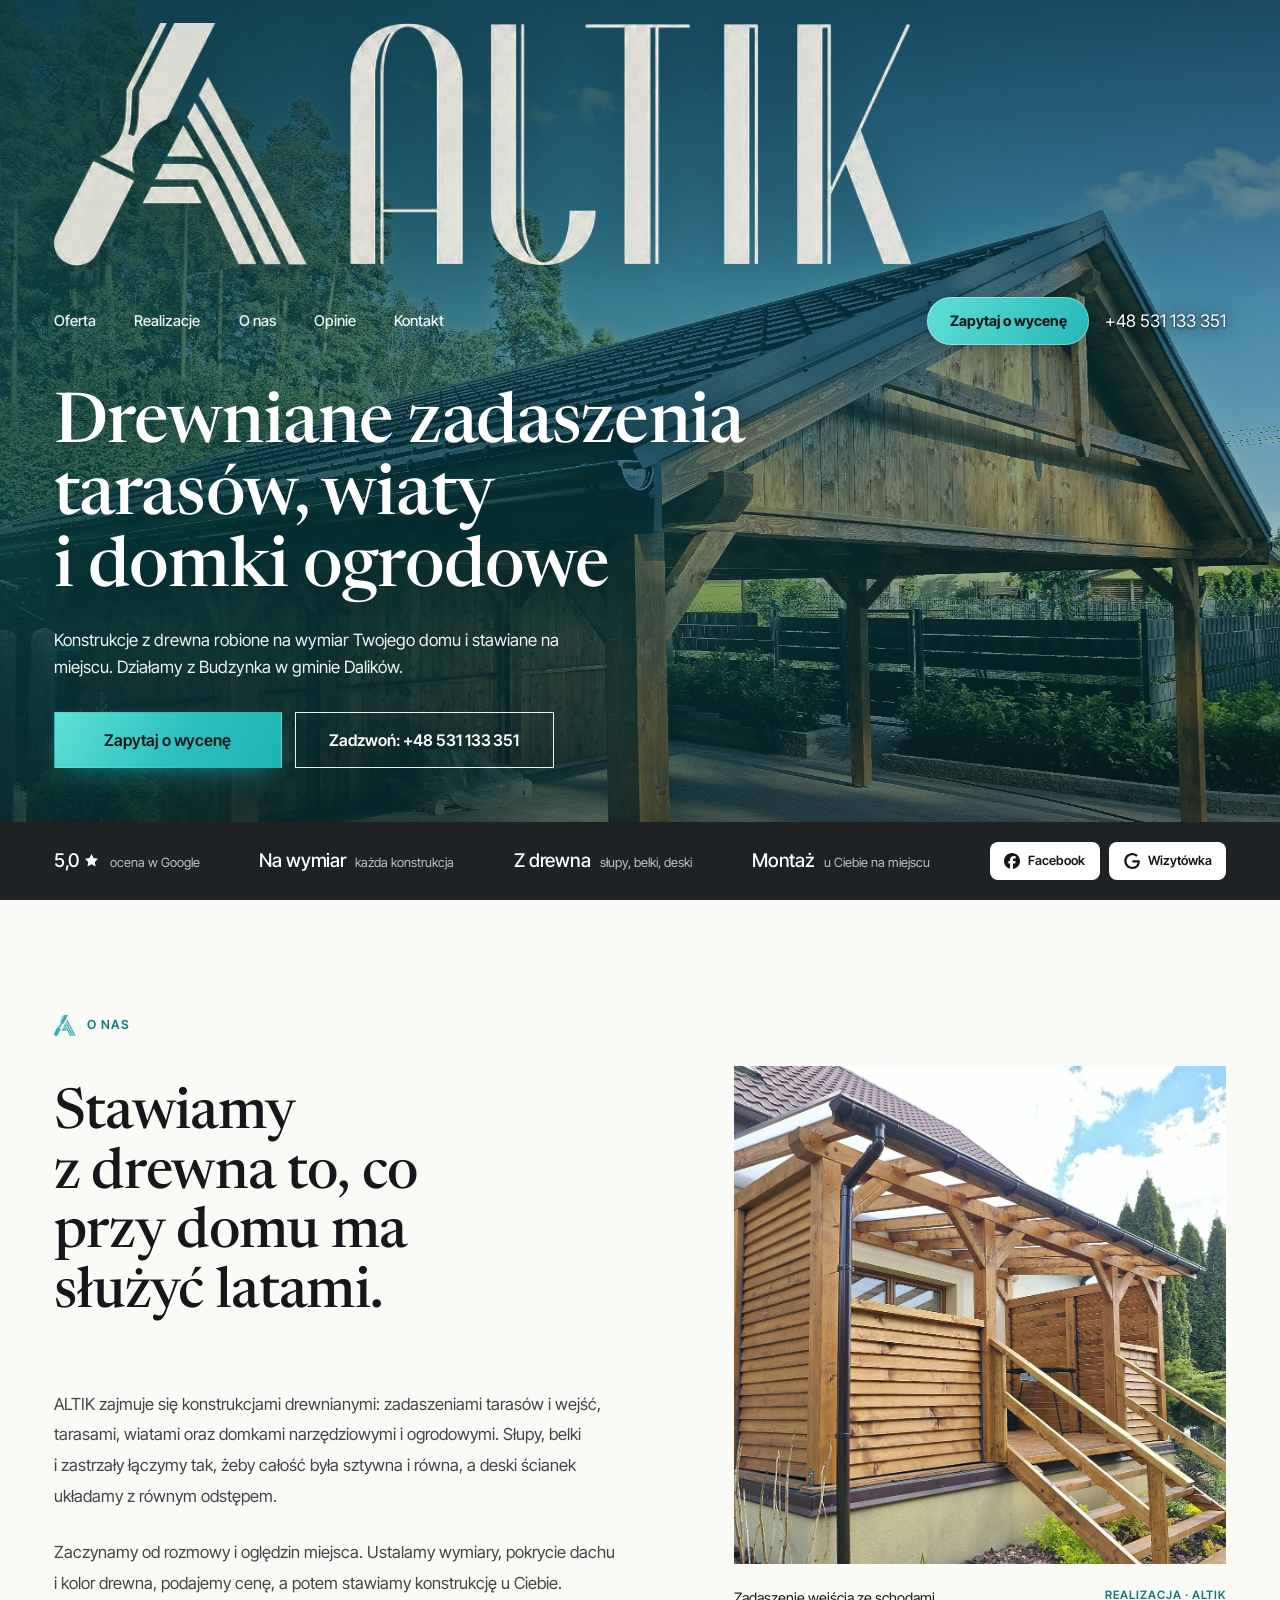
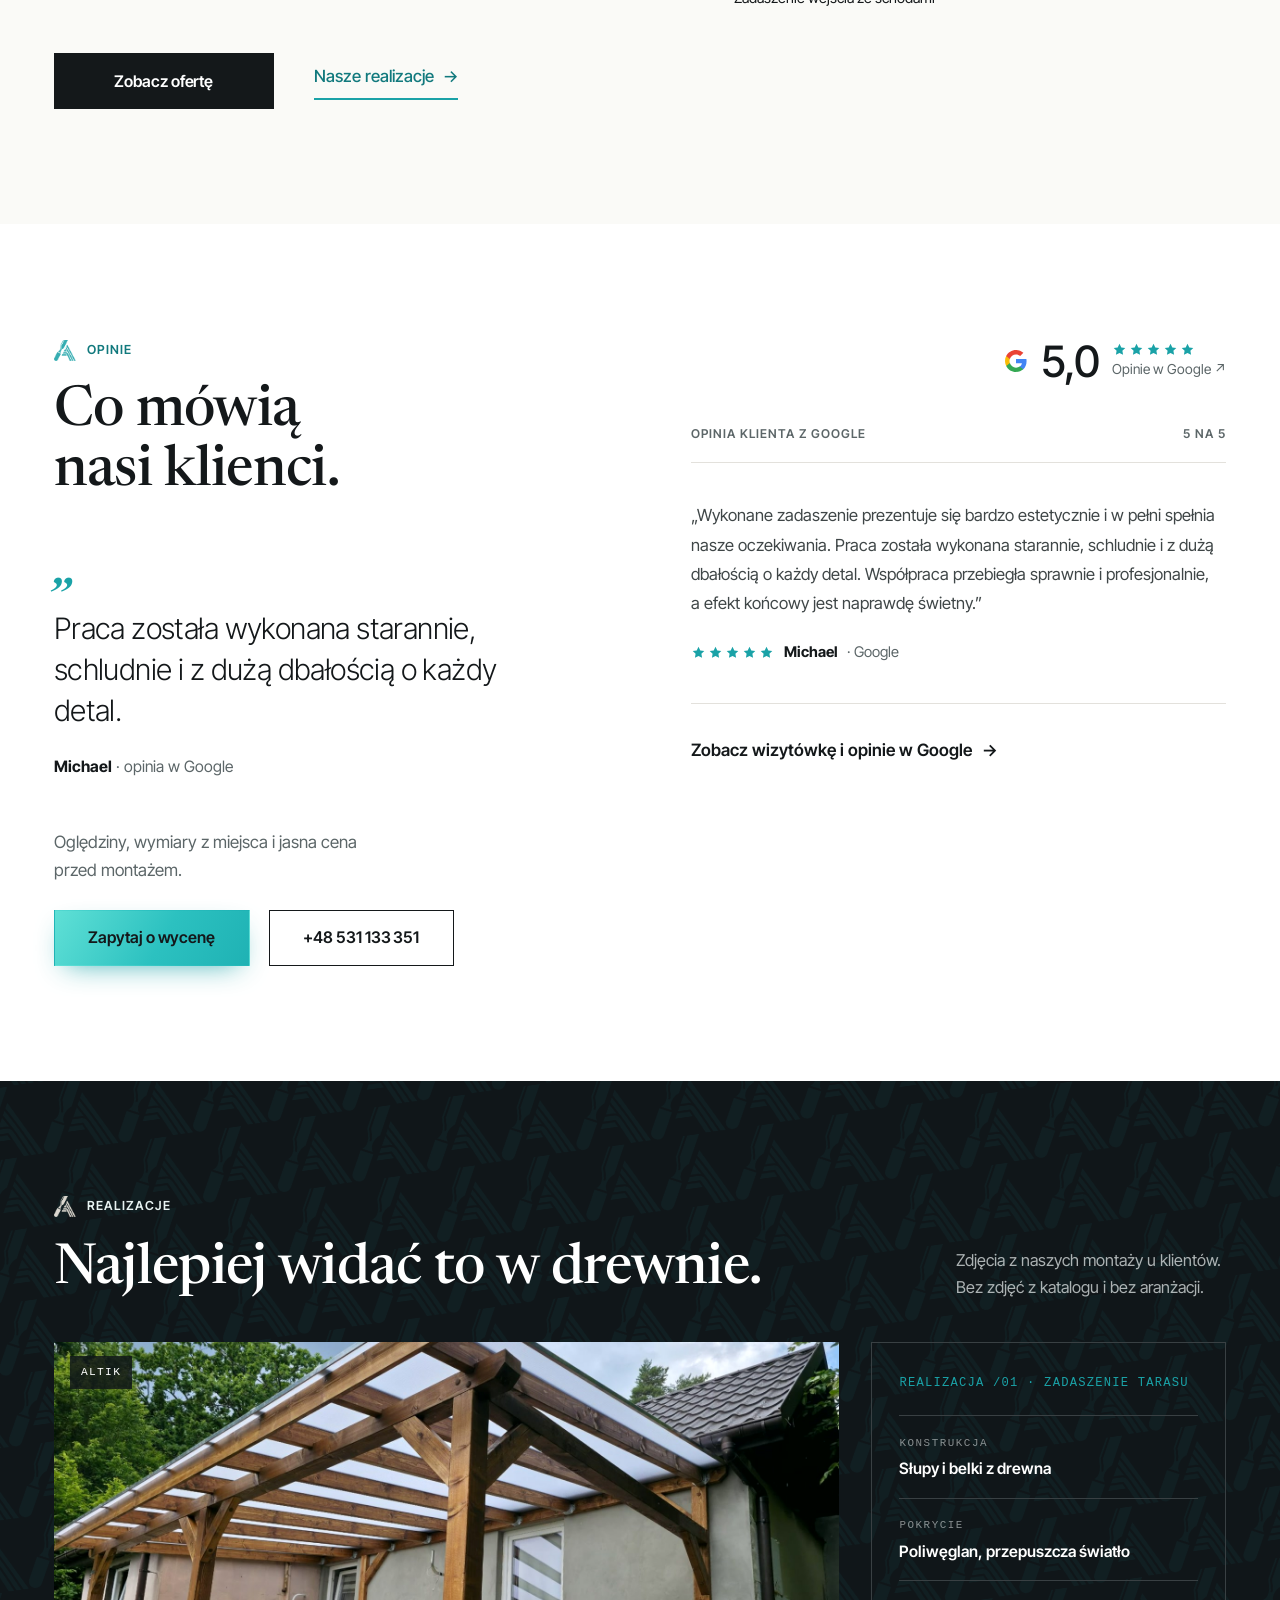
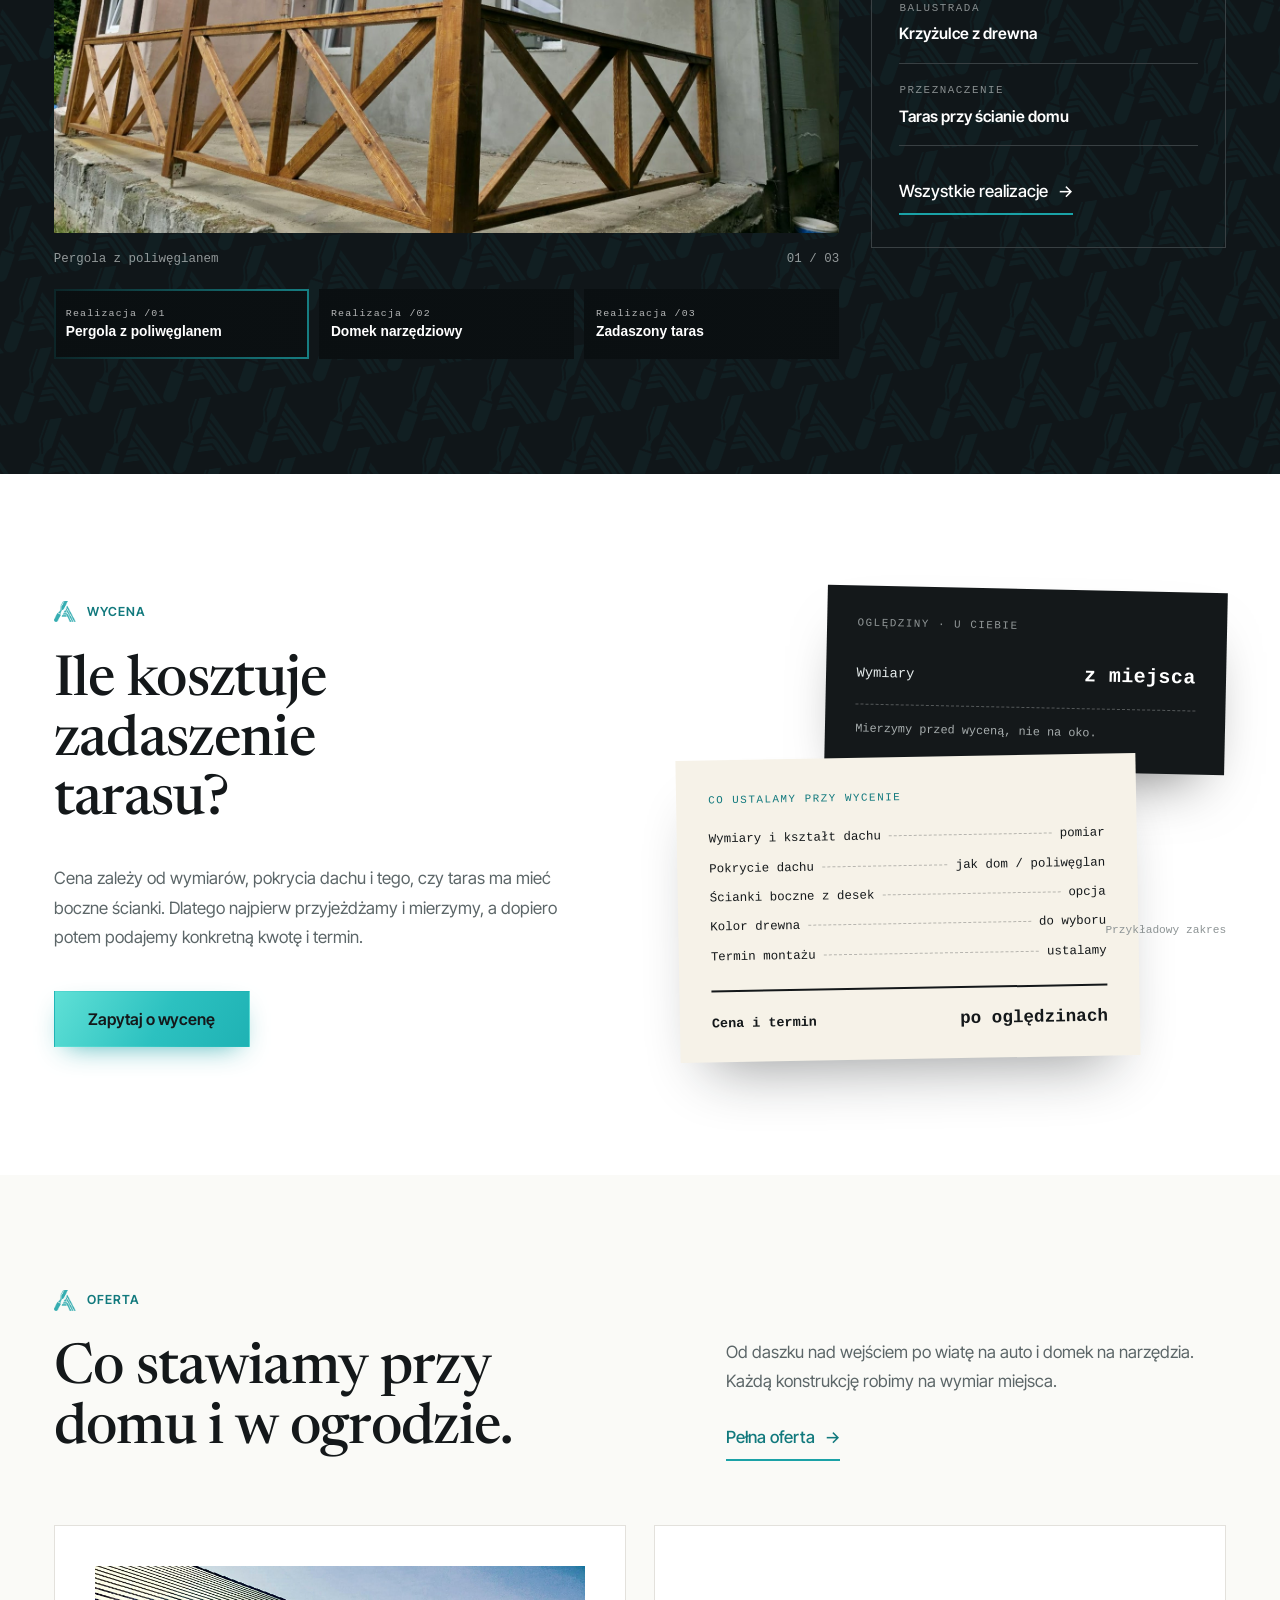
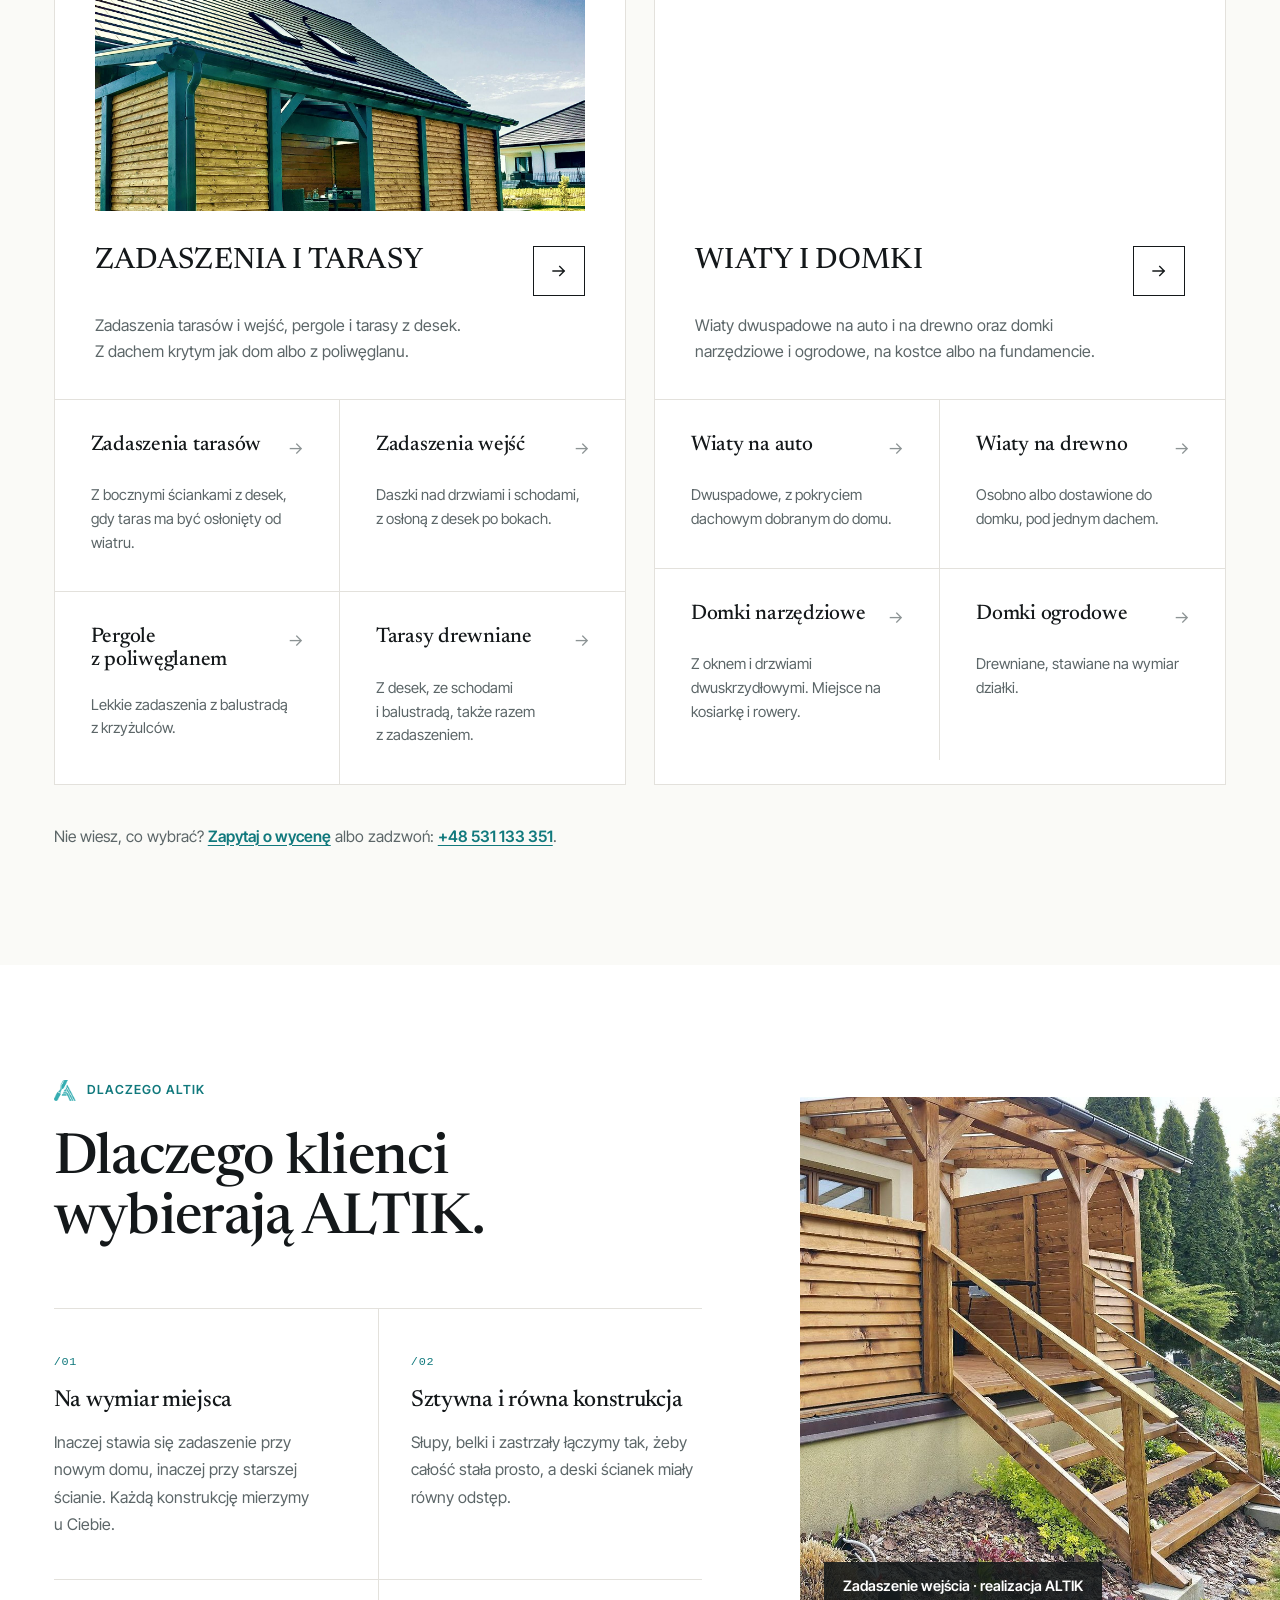
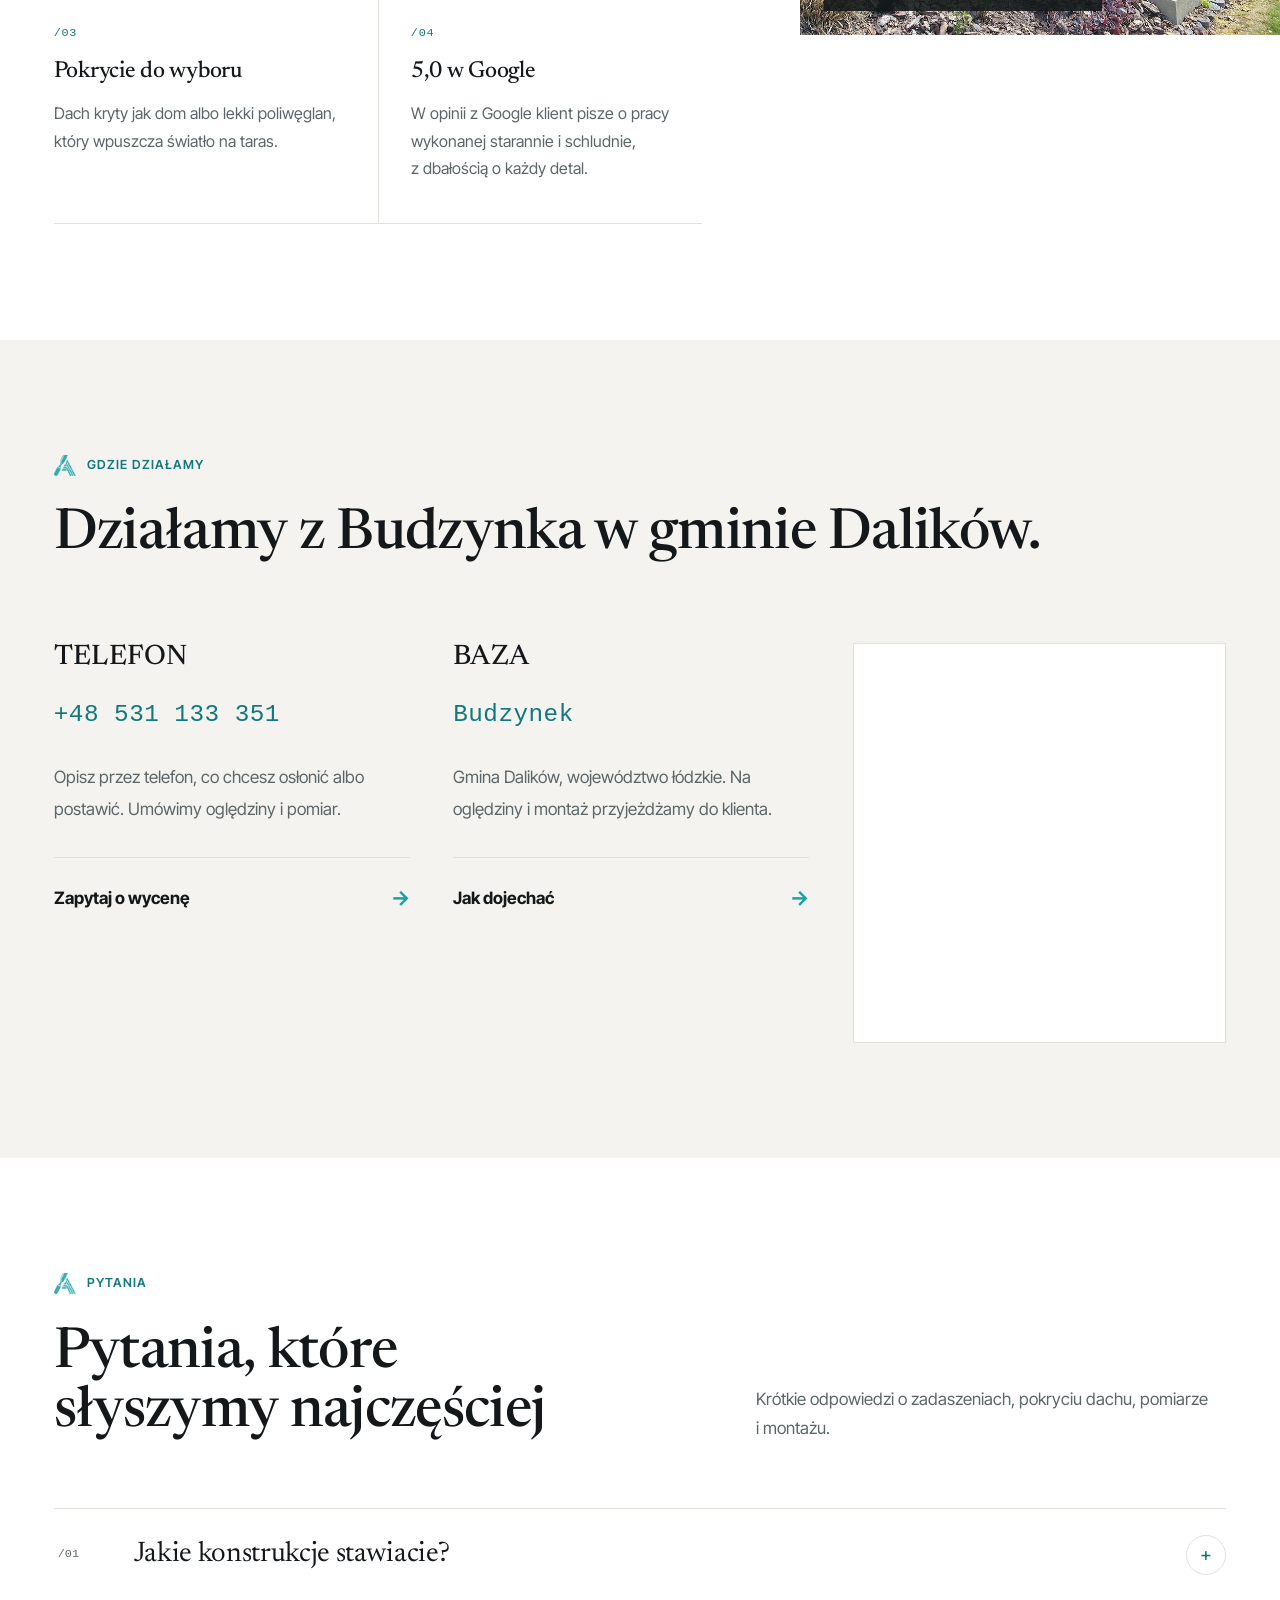
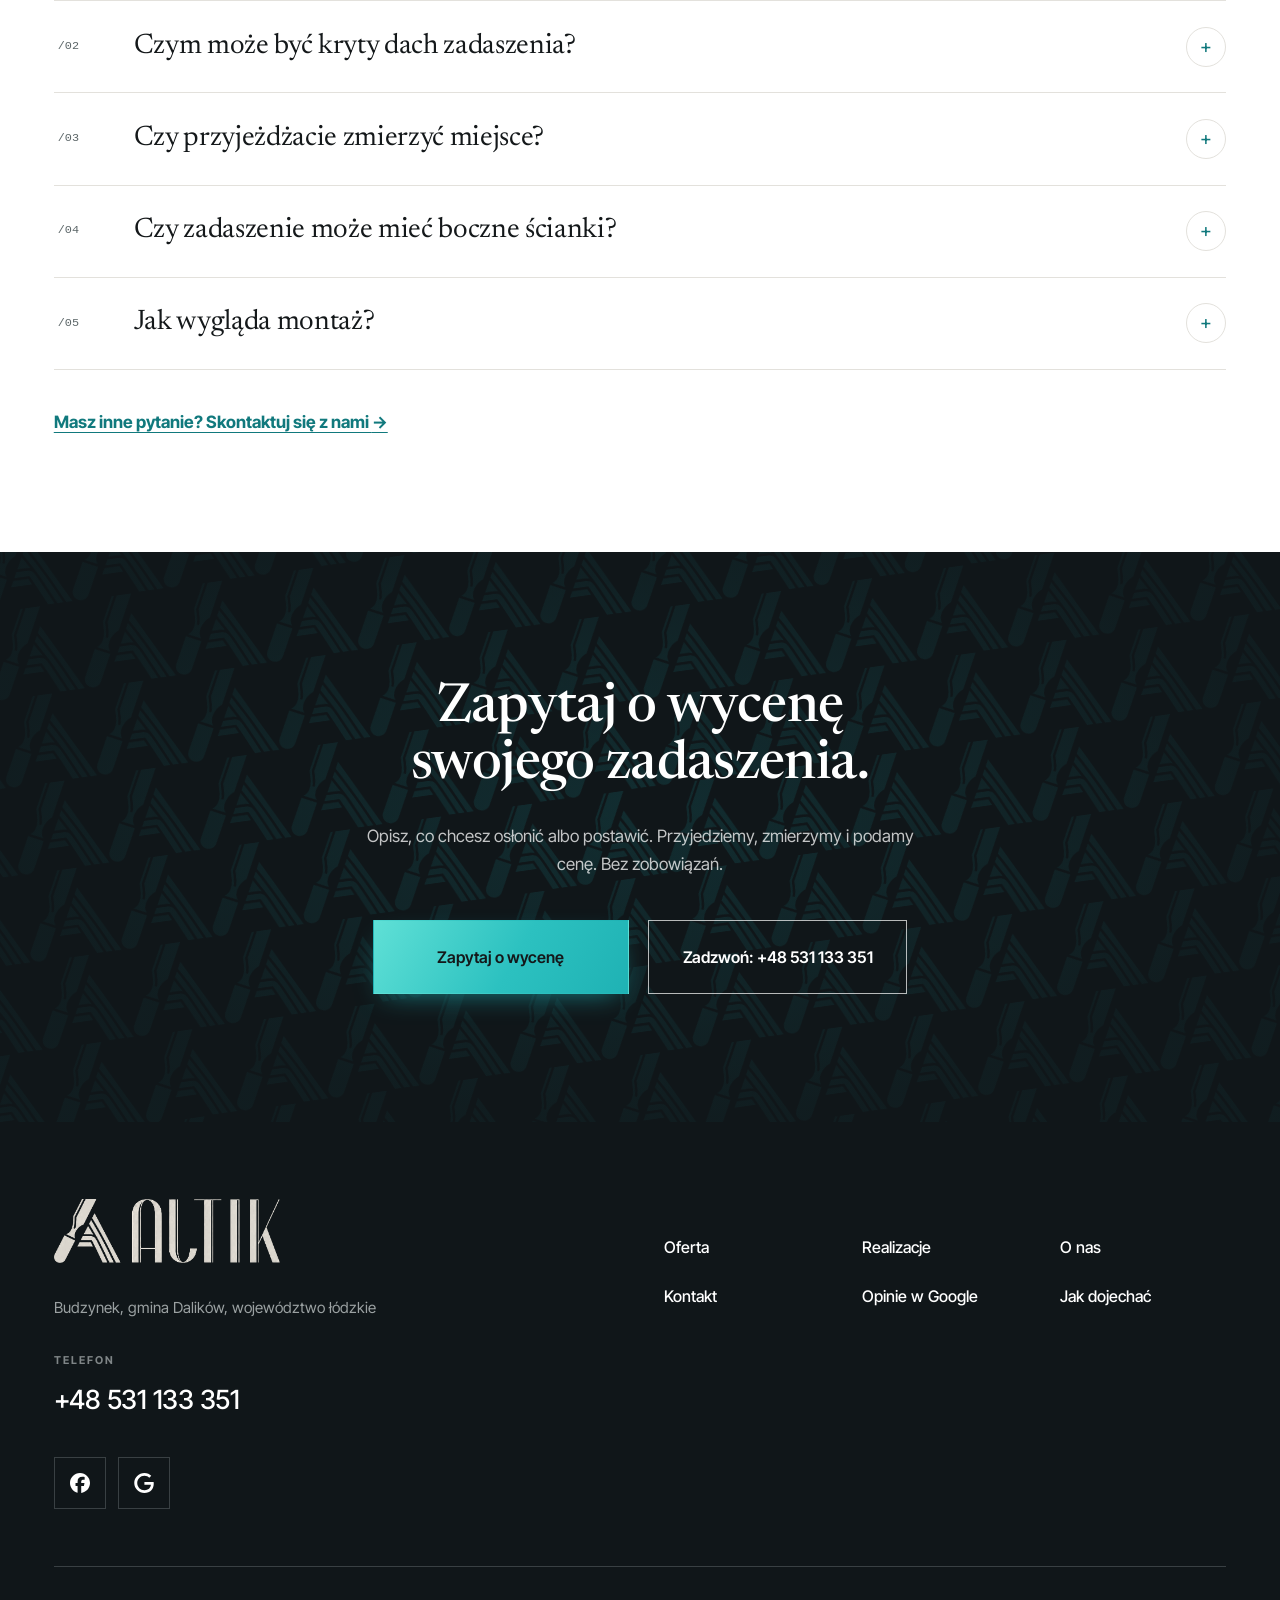
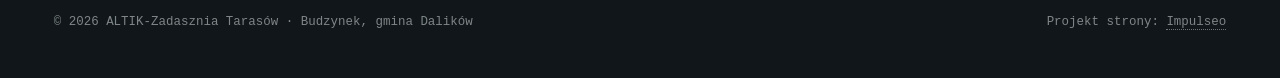
<file: index.html>
<!DOCTYPE html>
<html lang="pl">
<head>
<meta charset="UTF-8">
<meta name="viewport" content="width=device-width, initial-scale=1.0">
<title>ALTIK-Zadasznia Tarasów - drewniane zadaszenia tarasów, wiaty i domki · Dalików</title>
<meta name="description" content="ALTIK - drewniane zadaszenia tarasów, tarasy, wiaty, domki narzędziowe i ogrodowe. Konstrukcje z drewna stawiane na miejscu. Budzynek, gmina Dalików, województwo łódzkie. Telefon 531 133 351.">
<link rel="canonical" href="https://kris20032.github.io/altik-zadasznia-tarasow/">
<meta name="robots" content="noindex, nofollow">
<meta property="og:type" content="website">
<meta property="og:locale" content="pl_PL">
<meta property="og:site_name" content="ALTIK-Zadasznia Tarasów">
<meta property="og:title" content="ALTIK-Zadasznia Tarasów - drewniane zadaszenia tarasów, wiaty i domki · Dalików">
<meta property="og:description" content="ALTIK - drewniane zadaszenia tarasów, tarasy, wiaty, domki narzędziowe i ogrodowe. Konstrukcje z drewna stawiane na miejscu. Budzynek, gmina Dalików, województwo łódzkie. Telefon 531 133 351.">
<meta property="og:url" content="https://kris20032.github.io/altik-zadasznia-tarasow/">
<meta property="og:image" content="https://kris20032.github.io/altik-zadasznia-tarasow/img/og.jpg">
<meta property="og:image:width" content="1200">
<meta property="og:image:height" content="630">
<meta name="twitter:card" content="summary_large_image">
<script type="application/ld+json">{"@context": "https://schema.org", "@type": "LocalBusiness", "name": "ALTIK-Zadasznia Tarasów", "url": "https://kris20032.github.io/altik-zadasznia-tarasow/", "telephone": "+48531133351", "image": "https://kris20032.github.io/altik-zadasznia-tarasow/img/og.jpg", "areaServed": "Dalików", "sameAs": ["https://www.facebook.com/profile.php?id=61560947844599", "https://www.google.com/maps/place/ALTIK-Zadasznia+Taras%C3%B3w/data=!4m2!3m1!1s0x21ed0c8a15a87baf:0x39200f7d94e8aa89"]}</script>
<link rel="preconnect" href="https://fonts.googleapis.com">
<link rel="preconnect" href="https://fonts.gstatic.com" crossorigin>
<link href="https://fonts.googleapis.com/css2?family=Inter+Tight:wght@300;400;500;600;700&family=Newsreader:ital,opsz,wght@0,6..72,400;0,6..72,500;1,6..72,500&display=swap" rel="stylesheet">
<link rel="stylesheet" href="assets/styles.css?v=20261113">
<meta name="nb-deploy" content="8122c3f22643">
<meta name="theme-color" content="#101619">
<script>document.documentElement.className+=" js"</script>
</head>
<body class="page-home">
<header class="nav">
  <div class="nav-inner">
    <a class="brand" href="index.html"><img class="brand-logo" src="img/logo-jasne.png" alt="ALTIK-Zadasznia Tarasów" width="791" height="224" decoding="async"></a>
    <nav class="nav-links">
      <a href="oferta.html">Oferta</a>
      <a href="realizacje.html">Realizacje</a>
      <a href="o-nas.html">O&nbsp;nas</a>
      <a href="kontakt.html">Kontakt</a>
      <a href="kontakt.html" class="nav-cta">Zapytaj o&nbsp;wycenę</a>
      <a href="tel:+48531133351" class="nav-tel">+48 531 133 351</a>
    </nav>
    <button class="nav-toggle" aria-label="Menu"><span></span><span></span><span></span></button>
  </div>
</header>

<main>
<section class="hero hero-home">
  <div class="hero-media stopklatka"><img src="img/hero.jpg" alt="Drewniana wiata dwuspadowa ALTIK z dachem krytym jak dom" fetchpriority="high" width="2400" height="1450" decoding="async"></div>
  <div class="hero-shade" aria-hidden="true"></div>
  <div class="wrap hero-inner">
    <a class="hero-mark" href="index.html" aria-label="ALTIK - strona główna"><img src="img/logo-jasne.png" alt="ALTIK-Zadasznia Tarasów" width="791" height="224" decoding="async"></a>
    <div class="hero-bar">
      <nav class="hero-links" aria-label="Główne">
        <a href="oferta.html">Oferta</a>
        <a href="realizacje.html">Realizacje</a>
        <a href="o-nas.html">O&nbsp;nas</a>
        <a href="index.html#opinie">Opinie</a>
        <a href="kontakt.html">Kontakt</a>
      </nav>
      <div class="hero-call">
        <a href="kontakt.html" class="pill-teal">Zapytaj o&nbsp;wycenę</a>
        <a href="tel:+48531133351" class="hero-tel">+48 531 133 351</a>
      </div>
    </div>
    <div class="hero-copy">
      <h1>Drewniane zadaszenia tarasów, wiaty i&nbsp;domki ogrodowe</h1>
      <p>Konstrukcje z&nbsp;drewna robione na wymiar Twojego domu i&nbsp;stawiane na miejscu. Działamy z&nbsp;Budzynka w&nbsp;gminie Dalików.</p>
      <div class="hero-actions">
        <a href="kontakt.html" class="btn btn-teal">Zapytaj o&nbsp;wycenę</a>
        <a href="tel:+48531133351" class="btn btn-line">Zadzwoń: +48 531 133 351</a>
      </div>
    </div>
  </div>
  <div class="statbar">
  <div class="wrap">
    <div class="sb-item"><b>5,0 <svg viewBox="0 0 24 24" aria-hidden="true"><path d="M12 2.8l2.85 5.8 6.4.93-4.63 4.5 1.1 6.37L12 17.4l-5.72 3 1.1-6.37-4.63-4.5 6.4-.93L12 2.8Z" fill="currentColor"/></svg></b><span>ocena w&nbsp;Google</span></div>
    <div class="sb-item"><b>Na wymiar</b><span>każda konstrukcja</span></div>
    <div class="sb-item"><b>Z&nbsp;drewna</b><span>słupy, belki, deski</span></div>
    <div class="sb-item"><b>Montaż</b><span>u&nbsp;Ciebie na miejscu</span></div>
    <div class="sb-soc"><a href="https://www.facebook.com/profile.php?id=61560947844599" target="_blank" rel="noopener"><svg viewBox="0 0 24 24" aria-hidden="true" focusable="false"><path d="M9.101 23.691v-7.98H6.627v-3.667h2.474v-1.58c0-4.085 1.848-5.978 5.858-5.978.401 0 .955.042 1.468.103a8.68 8.68 0 0 1 1.141.195v3.325a8.623 8.623 0 0 0-.653-.036 26.805 26.805 0 0 0-.733-.009c-.707 0-1.259.096-1.675.309a1.686 1.686 0 0 0-.679.622c-.258.42-.374.995-.374 1.752v1.297h3.919l-.386 2.103-.287 1.564h-3.246v8.245C19.396 23.238 24 18.179 24 12.044c0-6.627-5.373-12-12-12s-12 5.373-12 12c0 5.628 3.874 10.35 9.101 11.647Z" fill="currentColor"/></svg> Facebook</a><a href="https://www.google.com/maps/place/ALTIK-Zadasznia+Taras%C3%B3w/data=!4m2!3m1!1s0x21ed0c8a15a87baf:0x39200f7d94e8aa89" target="_blank" rel="noopener"><svg viewBox="0 0 24 24" aria-hidden="true" focusable="false"><path d="M12.48 10.92v3.28h7.84c-.24 1.84-.853 3.187-1.787 4.133-1.147 1.147-2.933 2.4-6.053 2.4-4.827 0-8.6-3.893-8.6-8.72s3.773-8.72 8.6-8.72c2.6 0 4.507 1.027 5.907 2.347l2.307-2.307C18.747 1.44 16.133 0 12.48 0 5.867 0 .307 5.387.307 12s5.56 12 12.173 12c3.573 0 6.267-1.173 8.373-3.36 2.16-2.16 2.84-5.213 2.84-7.667 0-.76-.053-1.467-.173-2.053H12.48z" fill="currentColor"/></svg> Wizytówka</a></div>
  </div>
</div>

</section>

<section class="sec sec-paper">
  <div class="wrap about-grid">
    <div class="about-copy reveal">
      <span class="eyebrow">O&nbsp;nas</span>
      <h2 class="h2">Stawiamy z&nbsp;drewna to, co przy domu ma służyć latami.</h2>
      <div class="txt">
        <p>ALTIK zajmuje się konstrukcjami drewnianymi: zadaszeniami tarasów i&nbsp;wejść, tarasami, wiatami oraz domkami narzędziowymi i&nbsp;ogrodowymi. Słupy, belki i&nbsp;zastrzały łączymy tak, żeby całość była sztywna i&nbsp;równa, a&nbsp;deski ścianek układamy z&nbsp;równym odstępem.</p>
        <p>Zaczynamy od rozmowy i&nbsp;oględzin miejsca. Ustalamy wymiary, pokrycie dachu i&nbsp;kolor drewna, podajemy cenę, a&nbsp;potem stawiamy konstrukcję u&nbsp;Ciebie.</p>
      </div>
      <div class="about-actions">
        <a href="oferta.html" class="btn btn-ink">Zobacz ofertę</a>
        <a href="realizacje.html" class="link-arrow">Nasze realizacje <span class="arr" aria-hidden="true">→</span></a>
      </div>
    </div>
    <figure class="fig reveal">
      <img src="img/about.jpg" alt="Drewniane zadaszenie wejścia ze schodami i ścianką z desek" width="1800" height="1125" decoding="async">
      <figcaption><span>Zadaszenie wejścia ze schodami</span><em>Realizacja · ALTIK</em></figcaption>
    </figure>
  </div>
</section>

<section class="sec sec-white opinie" id="opinie">
  <div class="wrap rev-grid">
    <div class="rev-left reveal">
      <span class="eyebrow">Opinie</span>
      <h2 class="h2">Co mówią nasi klienci.</h2>
      <figure class="rev-quote">
        <span class="qmark" aria-hidden="true">„</span>
        <blockquote>Praca została wykonana starannie, schludnie i&nbsp;z dużą dbałością o&nbsp;każdy detal.</blockquote>
        <figcaption><b>Michael</b> · opinia w&nbsp;Google</figcaption>
      </figure>
      <div class="rev-bottom">
        <p>Oględziny, wymiary z&nbsp;miejsca i&nbsp;jasna cena przed montażem.</p>
        <div class="row">
          <a href="kontakt.html" class="btn btn-teal">Zapytaj o&nbsp;wycenę</a>
          <a href="tel:+48531133351" class="btn btn-ink-line">+48 531 133 351</a>
        </div>
      </div>
    </div>
    <div class="rev-right reveal">
      <p class="op-meta"><a class="op-google" href="https://www.google.com/maps/place/ALTIK-Zadasznia+Taras%C3%B3w/data=!4m2!3m1!1s0x21ed0c8a15a87baf:0x39200f7d94e8aa89" target="_blank" rel="noopener"><svg class="g-ico" viewBox="0 0 24 24" aria-hidden="true"><path fill="#4285F4" d="M22.56 12.25c0-.78-.07-1.53-.2-2.25H12v4.26h5.92c-.26 1.37-1.04 2.53-2.21 3.31v2.77h3.57c2.08-1.92 3.28-4.74 3.28-8.09z"/><path fill="#34A853" d="M12 23c2.97 0 5.46-.98 7.28-2.66l-3.57-2.77c-.98.66-2.23 1.06-3.71 1.06-2.86 0-5.29-1.93-6.16-4.53H2.18v2.84C3.99 20.53 7.7 23 12 23z"/><path fill="#FBBC05" d="M5.84 14.09c-.22-.66-.35-1.36-.35-2.09s.13-1.43.35-2.09V7.07H2.18C1.43 8.55 1 10.22 1 12s.43 3.45 1.18 4.93l2.85-2.22.81-.62z"/><path fill="#EA4335" d="M12 5.38c1.62 0 3.06.56 4.21 1.64l3.15-3.15C17.45 2.09 14.97 1 12 1 7.7 1 3.99 3.47 2.18 7.07l3.66 2.84c.87-2.6 3.3-4.53 6.16-4.53z"/></svg><span class="g-num">5,0</span><span class="g-side"><span class="stars" aria-label="5 na 5"><svg viewBox="0 0 24 24" aria-hidden="true"><path d="M12 2.8l2.85 5.8 6.4.93-4.63 4.5 1.1 6.37L12 17.4l-5.72 3 1.1-6.37-4.63-4.5 6.4-.93L12 2.8Z" fill="currentColor"/></svg><svg viewBox="0 0 24 24" aria-hidden="true"><path d="M12 2.8l2.85 5.8 6.4.93-4.63 4.5 1.1 6.37L12 17.4l-5.72 3 1.1-6.37-4.63-4.5 6.4-.93L12 2.8Z" fill="currentColor"/></svg><svg viewBox="0 0 24 24" aria-hidden="true"><path d="M12 2.8l2.85 5.8 6.4.93-4.63 4.5 1.1 6.37L12 17.4l-5.72 3 1.1-6.37-4.63-4.5 6.4-.93L12 2.8Z" fill="currentColor"/></svg><svg viewBox="0 0 24 24" aria-hidden="true"><path d="M12 2.8l2.85 5.8 6.4.93-4.63 4.5 1.1 6.37L12 17.4l-5.72 3 1.1-6.37-4.63-4.5 6.4-.93L12 2.8Z" fill="currentColor"/></svg><svg viewBox="0 0 24 24" aria-hidden="true"><path d="M12 2.8l2.85 5.8 6.4.93-4.63 4.5 1.1 6.37L12 17.4l-5.72 3 1.1-6.37-4.63-4.5 6.4-.93L12 2.8Z" fill="currentColor"/></svg></span><span>Opinie w&nbsp;Google ↗</span></span></a></p>
      <div class="rev-list-head"><span>Opinia klienta z&nbsp;Google</span><span>5 na 5</span></div>
      <article class="rev-item">
        <p>„Wykonane zadaszenie prezentuje się bardzo estetycznie i&nbsp;w pełni spełnia nasze oczekiwania. Praca została wykonana starannie, schludnie i&nbsp;z dużą dbałością o&nbsp;każdy detal. Współpraca przebiegła sprawnie i&nbsp;profesjonalnie, a&nbsp;efekt końcowy jest naprawdę świetny.”</p>
        <div class="who"><span class="stars" aria-label="5 na 5"><svg viewBox="0 0 24 24" aria-hidden="true"><path d="M12 2.8l2.85 5.8 6.4.93-4.63 4.5 1.1 6.37L12 17.4l-5.72 3 1.1-6.37-4.63-4.5 6.4-.93L12 2.8Z" fill="currentColor"/></svg><svg viewBox="0 0 24 24" aria-hidden="true"><path d="M12 2.8l2.85 5.8 6.4.93-4.63 4.5 1.1 6.37L12 17.4l-5.72 3 1.1-6.37-4.63-4.5 6.4-.93L12 2.8Z" fill="currentColor"/></svg><svg viewBox="0 0 24 24" aria-hidden="true"><path d="M12 2.8l2.85 5.8 6.4.93-4.63 4.5 1.1 6.37L12 17.4l-5.72 3 1.1-6.37-4.63-4.5 6.4-.93L12 2.8Z" fill="currentColor"/></svg><svg viewBox="0 0 24 24" aria-hidden="true"><path d="M12 2.8l2.85 5.8 6.4.93-4.63 4.5 1.1 6.37L12 17.4l-5.72 3 1.1-6.37-4.63-4.5 6.4-.93L12 2.8Z" fill="currentColor"/></svg><svg viewBox="0 0 24 24" aria-hidden="true"><path d="M12 2.8l2.85 5.8 6.4.93-4.63 4.5 1.1 6.37L12 17.4l-5.72 3 1.1-6.37-4.63-4.5 6.4-.93L12 2.8Z" fill="currentColor"/></svg></span><b>Michael</b><span>· Google</span></div>
      </article>
      <a class="rev-all" href="https://www.google.com/maps/place/ALTIK-Zadasznia+Taras%C3%B3w/data=!4m2!3m1!1s0x21ed0c8a15a87baf:0x39200f7d94e8aa89" target="_blank" rel="noopener">Zobacz wizytówkę i&nbsp;opinie w&nbsp;Google <span class="arr" aria-hidden="true">→</span></a>
    </div>
  </div>
</section>

<section class="sec show" data-show>
  <div class="wrap">
    <div class="show-head reveal">
      <div>
        <span class="eyebrow on-dark">Realizacje</span>
        <h2 class="h2">Najlepiej widać to w&nbsp;drewnie.</h2>
      </div>
      <p>Zdjęcia z&nbsp;naszych montaży u&nbsp;klientów. Bez zdjęć z&nbsp;katalogu i&nbsp;bez aranżacji.</p>
    </div>
    <div class="show-grid reveal">
      <div>
        <div class="viewer"><img src="img/g1.jpg" alt="Pergola z poliwęglanem" loading="lazy" width="1696" height="1228" decoding="async"><span class="chip">ALTIK</span></div>
        <div class="viewer-foot"><span class="vf-cap">Pergola z&nbsp;poliwęglanem</span><span class="vf-cnt">01 / 03</span></div>
        <div class="thumbs"><button class="thumb is-on" type="button" aria-pressed="true" data-foto="img/g1.jpg" data-alt="Pergola z poliwęglanem" data-kind="Realizacja /01 · zadaszenie tarasu"><span><small>Realizacja /01</small>Pergola z&nbsp;poliwęglanem</span><template><dt>Konstrukcja</dt><dd>Słupy i&nbsp;belki z&nbsp;drewna</dd><dt>Pokrycie</dt><dd>Poliwęglan, przepuszcza światło</dd><dt>Balustrada</dt><dd>Krzyżulce z&nbsp;drewna</dd><dt>Przeznaczenie</dt><dd>Taras przy ścianie domu</dd></template></button><button class="thumb" type="button" aria-pressed="false" data-foto="img/g2.jpg" data-alt="Domek narzędziowy" data-kind="Realizacja /02 · domek narzędziowy"><span><small>Realizacja /02</small>Domek narzędziowy</span><template><dt>Konstrukcja</dt><dd>Drewniana, obita deskami</dd><dt>Detale</dt><dd>Okno i&nbsp;drzwi dwuskrzydłowe</dd><dt>Obok</dt><dd>Wiata na drewno pod jednym dachem</dd><dt>Przeznaczenie</dt><dd>Kosiarka, rowery, narzędzia</dd></template></button><button class="thumb" type="button" aria-pressed="false" data-foto="img/g3.jpg" data-alt="Zadaszony taras" data-kind="Realizacja /03 · zadaszony taras przy domu"><span><small>Realizacja /03</small>Zadaszony taras</span><template><dt>Konstrukcja</dt><dd>Drewno malowane na kolor</dd><dt>Ścianki</dt><dd>Poziome deski z&nbsp;równym odstępem</dd><dt>Wejście</dt><dd>Schodki na taras</dd><dt>Przeznaczenie</dt><dd>Taras osłonięty od wiatru</dd></template></button></div>
      </div>
      <aside class="panel">
        <div class="p-kind">Realizacja /01 · zadaszenie tarasu</div>
        <dl><dt>Konstrukcja</dt><dd>Słupy i&nbsp;belki z&nbsp;drewna</dd><dt>Pokrycie</dt><dd>Poliwęglan, przepuszcza światło</dd><dt>Balustrada</dt><dd>Krzyżulce z&nbsp;drewna</dd><dt>Przeznaczenie</dt><dd>Taras przy ścianie domu</dd></dl>
        <a href="realizacje.html" class="link-arrow on-dark">Wszystkie realizacje <span class="arr" aria-hidden="true">→</span></a>
      </aside>
    </div>
  </div>
</section>

<section class="sec sec-white">
  <div class="wrap cost-grid">
    <div class="cost-copy reveal">
      <span class="eyebrow">Wycena</span>
      <h2 class="h2">Ile kosztuje zadaszenie tarasu?</h2>
      <p class="lead">Cena zależy od wymiarów, pokrycia dachu i&nbsp;tego, czy taras ma mieć boczne ścianki. Dlatego najpierw przyjeżdżamy i&nbsp;mierzymy, a&nbsp;dopiero potem podajemy konkretną kwotę i&nbsp;termin.</p>
      <a href="kontakt.html" class="btn btn-teal">Zapytaj o&nbsp;wycenę</a>
    </div>
    <div class="cards reveal" aria-hidden="true">
      <div class="card-dark">
        <div class="k">Oględziny · u&nbsp;Ciebie</div>
        <div class="v"><span>Wymiary</span><b>z&nbsp;miejsca</b></div>
        <div class="n">Mierzymy przed wyceną, nie na oko.</div>
      </div>
      <div class="card-paper">
        <div class="k">Co ustalamy przy wycenie</div>
        <ul>
          <li>Wymiary i&nbsp;kształt dachu<i></i><b>pomiar</b></li>
          <li>Pokrycie dachu<i></i><b>jak dom / poliwęglan</b></li>
          <li>Ścianki boczne z&nbsp;desek<i></i><b>opcja</b></li>
          <li>Kolor drewna<i></i><b>do wyboru</b></li>
          <li>Termin montażu<i></i><b>ustalamy</b></li>
        </ul>
        <div class="tot"><span>Cena i&nbsp;termin</span><b>po oględzinach</b></div>
      </div>
      <span class="note">Przykładowy zakres</span>
    </div>
  </div>
</section>

<section class="sec sec-paper">
  <div class="wrap">
    <div class="svc-head reveal">
      <div>
        <span class="eyebrow">Oferta</span>
        <h2 class="h2">Co stawiamy przy domu i&nbsp;w ogrodzie.</h2>
      </div>
      <div>
        <p class="lead">Od daszku nad wejściem po wiatę na auto i&nbsp;domek na narzędzia. Każdą konstrukcję robimy na wymiar miejsca.</p>
        <a href="oferta.html" class="link-arrow">Pełna oferta <span class="arr" aria-hidden="true">→</span></a>
      </div>
    </div>
    <div class="svc-cols">
      <div class="svc-block reveal">
        <div class="svc-main">
          <div class="im"><img src="img/g7.jpg" alt="Zadaszony taras z drewna przy domu" loading="lazy" width="1800" height="1350" decoding="async"></div>
          <div class="t"><h3>Zadaszenia i&nbsp;tarasy</h3><a class="sq-arrow" href="oferta.html" aria-label="Zadaszenia i tarasy"><svg width="18" height="18" viewBox="0 0 24 24" aria-hidden="true"><path d="M4 12h15M13 6l6 6-6 6" fill="none" stroke="currentColor" stroke-width="1.8" stroke-linecap="square"/></svg></a></div>
          <p>Zadaszenia tarasów i&nbsp;wejść, pergole i&nbsp;tarasy z&nbsp;desek. Z&nbsp;dachem krytym jak dom albo z&nbsp;poliwęglanu.</p>
        </div>
        <div class="svc-sub">
          <a href="oferta.html"><div class="st"><h4>Zadaszenia tarasów</h4><span>→</span></div><p>Z&nbsp;bocznymi ściankami z&nbsp;desek, gdy taras ma być osłonięty od wiatru.</p></a>
          <a href="oferta.html"><div class="st"><h4>Zadaszenia wejść</h4><span>→</span></div><p>Daszki nad drzwiami i&nbsp;schodami, z&nbsp;osłoną z&nbsp;desek po bokach.</p></a>
          <a href="oferta.html"><div class="st"><h4>Pergole z&nbsp;poliwęglanem</h4><span>→</span></div><p>Lekkie zadaszenia z&nbsp;balustradą z&nbsp;krzyżulców.</p></a>
          <a href="oferta.html"><div class="st"><h4>Tarasy drewniane</h4><span>→</span></div><p>Z&nbsp;desek, ze schodami i&nbsp;balustradą, także razem z&nbsp;zadaszeniem.</p></a>
        </div>
      </div>
      <div class="svc-block reveal">
        <div class="svc-main">
          <div class="im"><img src="img/g6.jpg" alt="Drewniany domek narzędziowy z wiatą na drewno" loading="lazy" width="1720" height="1260" decoding="async"></div>
          <div class="t"><h3>Wiaty i&nbsp;domki</h3><a class="sq-arrow" href="oferta.html" aria-label="Wiaty i domki"><svg width="18" height="18" viewBox="0 0 24 24" aria-hidden="true"><path d="M4 12h15M13 6l6 6-6 6" fill="none" stroke="currentColor" stroke-width="1.8" stroke-linecap="square"/></svg></a></div>
          <p>Wiaty dwuspadowe na auto i&nbsp;na drewno oraz domki narzędziowe i&nbsp;ogrodowe, na kostce albo na fundamencie.</p>
        </div>
        <div class="svc-sub">
          <a href="oferta.html"><div class="st"><h4>Wiaty na auto</h4><span>→</span></div><p>Dwuspadowe, z&nbsp;pokryciem dachowym dobranym do domu.</p></a>
          <a href="oferta.html"><div class="st"><h4>Wiaty na drewno</h4><span>→</span></div><p>Osobno albo dostawione do domku, pod jednym dachem.</p></a>
          <a href="oferta.html"><div class="st"><h4>Domki narzędziowe</h4><span>→</span></div><p>Z&nbsp;oknem i&nbsp;drzwiami dwuskrzydłowymi. Miejsce na kosiarkę i&nbsp;rowery.</p></a>
          <a href="oferta.html"><div class="st"><h4>Domki ogrodowe</h4><span>→</span></div><p>Drewniane, stawiane na wymiar działki.</p></a>
        </div>
      </div>
    </div>
    <p class="svc-note reveal">Nie wiesz, co wybrać? <a href="kontakt.html">Zapytaj o&nbsp;wycenę</a> albo zadzwoń: <a href="tel:+48531133351">+48 531 133 351</a>.</p>
  </div>
</section>

<section class="sec sec-white why">
  <div class="wrap why-grid">
    <div class="why-copy reveal">
      <span class="eyebrow">Dlaczego ALTIK</span>
      <h2 class="h2">Dlaczego klienci wybierają ALTIK.</h2>
      <div class="why-cells">
        <div><span class="no">/01</span><h3>Na wymiar miejsca</h3><p>Inaczej stawia się zadaszenie przy nowym domu, inaczej przy starszej ścianie. Każdą konstrukcję mierzymy u&nbsp;Ciebie.</p></div>
        <div><span class="no">/02</span><h3>Sztywna i&nbsp;równa konstrukcja</h3><p>Słupy, belki i&nbsp;zastrzały łączymy tak, żeby całość stała prosto, a&nbsp;deski ścianek miały równy odstęp.</p></div>
        <div><span class="no">/03</span><h3>Pokrycie do wyboru</h3><p>Dach kryty jak dom albo lekki poliwęglan, który wpuszcza światło na taras.</p></div>
        <div><span class="no">/04</span><h3>5,0 w&nbsp;Google</h3><p>W&nbsp;opinii z&nbsp;Google klient pisze o&nbsp;pracy wykonanej starannie i&nbsp;schludnie, z&nbsp;dbałością o&nbsp;każdy detal.</p></div>
      </div>
    </div>
    <figure class="why-photo reveal">
      <img src="img/g4.jpg" alt="Drewniane schody i zadaszenie wejścia z osłoną z desek" loading="lazy" width="1400" height="1050" decoding="async">
      <figcaption class="cap">Zadaszenie wejścia · realizacja ALTIK</figcaption>
    </figure>
  </div>
</section>

<section class="sec sec-sunken">
  <div class="wrap">
    <div class="reveal">
      <span class="eyebrow">Gdzie działamy</span>
      <h2 class="h2">Działamy z&nbsp;Budzynka w&nbsp;gminie Dalików.</h2>
    </div>
    <div class="area-grid">
      <div class="reveal">
        <h3 class="h2x">Telefon</h3>
        <a class="big" href="tel:+48531133351">+48 531 133 351</a>
        <p class="txt">Opisz przez telefon, co chcesz osłonić albo postawić. Umówimy oględziny i&nbsp;pomiar.</p>
        <a class="go" href="kontakt.html">Zapytaj o&nbsp;wycenę <span>→</span></a>
      </div>
      <div class="reveal">
        <h3 class="h2x">Baza</h3>
        <span class="big">Budzynek</span>
        <p class="txt">Gmina Dalików, województwo łódzkie. Na oględziny i&nbsp;montaż przyjeżdżamy do klienta.</p>
        <a class="go" href="https://www.google.com/maps/place/ALTIK-Zadasznia+Taras%C3%B3w/data=!4m2!3m1!1s0x21ed0c8a15a87baf:0x39200f7d94e8aa89" target="_blank" rel="noopener">Jak dojechać <span>→</span></a>
      </div>
      <div class="map reveal"><iframe title="ALTIK-Zadasznia Tarasów na mapie" src="https://maps.google.com/maps?q=51.953761%2C19.1343692&z=11&output=embed" loading="lazy" referrerpolicy="no-referrer-when-downgrade"></iframe></div>
    </div>
  </div>
</section>

<section class="sec sec-white">
  <div class="wrap">
    <div class="faq-head reveal">
      <div>
        <span class="eyebrow">Pytania</span>
        <h2 class="h2">Pytania, które słyszymy najczęściej</h2>
      </div>
      <p class="lead">Krótkie odpowiedzi o&nbsp;zadaszeniach, pokryciu dachu, pomiarze i&nbsp;montażu.</p>
    </div>
    <div class="faq reveal">
      <details><summary><span class="n">/01</span><h3>Jakie konstrukcje stawiacie?</h3><span class="pl" aria-hidden="true">+</span></summary><p class="a">Zadaszenia tarasów i&nbsp;wejść, pergole z&nbsp;poliwęglanem, tarasy z&nbsp;desek, wiaty na auto i&nbsp;na drewno oraz domki narzędziowe i&nbsp;ogrodowe. Wszystko z&nbsp;drewna.</p></details>
      <details><summary><span class="n">/02</span><h3>Czym może być kryty dach zadaszenia?</h3><span class="pl" aria-hidden="true">+</span></summary><p class="a">Pokryciem takim jak na domu albo poliwęglanem, który wpuszcza światło. Wybieramy je razem przy wycenie.</p></details>
      <details><summary><span class="n">/03</span><h3>Czy przyjeżdżacie zmierzyć miejsce?</h3><span class="pl" aria-hidden="true">+</span></summary><p class="a">Tak. Zaczynamy od rozmowy i&nbsp;oględzin: oglądamy miejsce, mierzymy i&nbsp;dopiero wtedy podajemy cenę i&nbsp;termin.</p></details>
      <details><summary><span class="n">/04</span><h3>Czy zadaszenie może mieć boczne ścianki?</h3><span class="pl" aria-hidden="true">+</span></summary><p class="a">Tak. Gdy taras ma być osłonięty od wiatru, dokładamy ścianki z&nbsp;desek ułożonych z&nbsp;równym odstępem.</p></details>
      <details><summary><span class="n">/05</span><h3>Jak wygląda montaż?</h3><span class="pl" aria-hidden="true">+</span></summary><p class="a">Docinamy słupy, belki i&nbsp;deski pod wymiar Twojego miejsca, a&nbsp;potem stawiamy konstrukcję u&nbsp;Ciebie. Na koniec oglądamy z&nbsp;Tobą gotową konstrukcję.</p></details>
    </div>
    <a class="faq-more" href="kontakt.html">Masz inne pytanie? Skontaktuj się z&nbsp;nami <span class="arr" aria-hidden="true">→</span></a>
  </div>
</section>

<section class="cta">
  <div class="wrap reveal">
    <h2>Zapytaj o&nbsp;wycenę swojego zadaszenia.</h2>
    <p>Opisz, co chcesz osłonić albo postawić. Przyjedziemy, zmierzymy i&nbsp;podamy cenę. Bez zobowiązań.</p>
    <div class="row">
      <a href="kontakt.html" class="btn btn-teal">Zapytaj o&nbsp;wycenę</a>
      <a href="tel:+48531133351" class="btn btn-line">Zadzwoń: +48 531 133 351</a>
    </div>
  </div>
</section>

</main>

<footer>
  <div class="wrap">
    <div class="f-top">
      <div>
        <img class="f-logo" src="img/logo-jasne.png" alt="ALTIK-Zadasznia Tarasów" width="791" height="224" loading="lazy" decoding="async">
        <p class="f-addr">Budzynek, gmina Dalików, województwo łódzkie</p>
        <p class="f-lab">Telefon</p>
        <a class="f-tel" href="tel:+48531133351">+48 531 133 351</a>
        <div class="f-soc">
          <a class="soc" href="https://www.facebook.com/profile.php?id=61560947844599" target="_blank" rel="noopener" aria-label="Facebook - ALTIK-Zadasznia Tarasów"><svg viewBox="0 0 24 24" aria-hidden="true" focusable="false"><path d="M9.101 23.691v-7.98H6.627v-3.667h2.474v-1.58c0-4.085 1.848-5.978 5.858-5.978.401 0 .955.042 1.468.103a8.68 8.68 0 0 1 1.141.195v3.325a8.623 8.623 0 0 0-.653-.036 26.805 26.805 0 0 0-.733-.009c-.707 0-1.259.096-1.675.309a1.686 1.686 0 0 0-.679.622c-.258.42-.374.995-.374 1.752v1.297h3.919l-.386 2.103-.287 1.564h-3.246v8.245C19.396 23.238 24 18.179 24 12.044c0-6.627-5.373-12-12-12s-12 5.373-12 12c0 5.628 3.874 10.35 9.101 11.647Z" fill="currentColor"/></svg></a>
          <a class="soc" href="https://www.google.com/maps/place/ALTIK-Zadasznia+Taras%C3%B3w/data=!4m2!3m1!1s0x21ed0c8a15a87baf:0x39200f7d94e8aa89" target="_blank" rel="noopener" aria-label="Google - ALTIK-Zadasznia Tarasów"><svg viewBox="0 0 24 24" aria-hidden="true" focusable="false"><path d="M12.48 10.92v3.28h7.84c-.24 1.84-.853 3.187-1.787 4.133-1.147 1.147-2.933 2.4-6.053 2.4-4.827 0-8.6-3.893-8.6-8.72s3.773-8.72 8.6-8.72c2.6 0 4.507 1.027 5.907 2.347l2.307-2.307C18.747 1.44 16.133 0 12.48 0 5.867 0 .307 5.387.307 12s5.56 12 12.173 12c3.573 0 6.267-1.173 8.373-3.36 2.16-2.16 2.84-5.213 2.84-7.667 0-.76-.053-1.467-.173-2.053H12.48z" fill="currentColor"/></svg></a>
        </div>
      </div>
      <nav class="f-nav" aria-label="Stopka">
        <a href="oferta.html">Oferta</a>
        <a href="realizacje.html">Realizacje</a>
        <a href="o-nas.html">O&nbsp;nas</a>
        <a href="kontakt.html">Kontakt</a>
        <a href="https://www.google.com/maps/place/ALTIK-Zadasznia+Taras%C3%B3w/data=!4m2!3m1!1s0x21ed0c8a15a87baf:0x39200f7d94e8aa89" target="_blank" rel="noopener">Opinie w&nbsp;Google</a>
        <a href="https://www.google.com/maps/place/ALTIK-Zadasznia+Taras%C3%B3w/data=!4m2!3m1!1s0x21ed0c8a15a87baf:0x39200f7d94e8aa89" target="_blank" rel="noopener">Jak dojechać</a>
      </nav>
    </div>
    <div class="f-bot">
      <span>© 2026 ALTIK-Zadasznia Tarasów · Budzynek, gmina Dalików</span>
      <span>Projekt strony: <a href="https://impulseo.pl" target="_blank" rel="noopener">Impulseo</a></span>
    </div>
  </div>
</footer>
<div class="sticky-reserve"><a class="sr-book" href="kontakt.html">Zapytaj o wycenę</a><a class="sr-call" href="tel:+48531133351" aria-label="Zadzwoń"><svg class="ico-tel" width="16" height="16" viewBox="0 0 24 24" fill="none" aria-hidden="true"><path d="M6.6 10.8a15.5 15.5 0 0 0 6.6 6.6l2.2-2.2a1 1 0 0 1 1-.24 11.4 11.4 0 0 0 3.6.58 1 1 0 0 1 1 1V20a1 1 0 0 1-1 1A17 17 0 0 1 3 4a1 1 0 0 1 1-1h3.5a1 1 0 0 1 1 1c0 1.25.2 2.46.58 3.6a1 1 0 0 1-.25 1l-2.23 2.2Z" fill="currentColor"/></svg></a></div>
<div class="demo-wazne" data-do="2026-11-19" data-cykl="3" hidden><svg class="dw-ico" width="13" height="13" viewBox="0 0 24 24" fill="none" aria-hidden="true"><circle cx="12" cy="12" r="8.6" stroke="currentColor" stroke-width="1.8"/><path d="M12 7.2V12l3.3 2" stroke="currentColor" stroke-width="1.8" stroke-linecap="round"/></svg><span class="dw-txt"></span></div>

<script src="assets/main.js?v=20261113"></script>
</body>
</html>
</file>
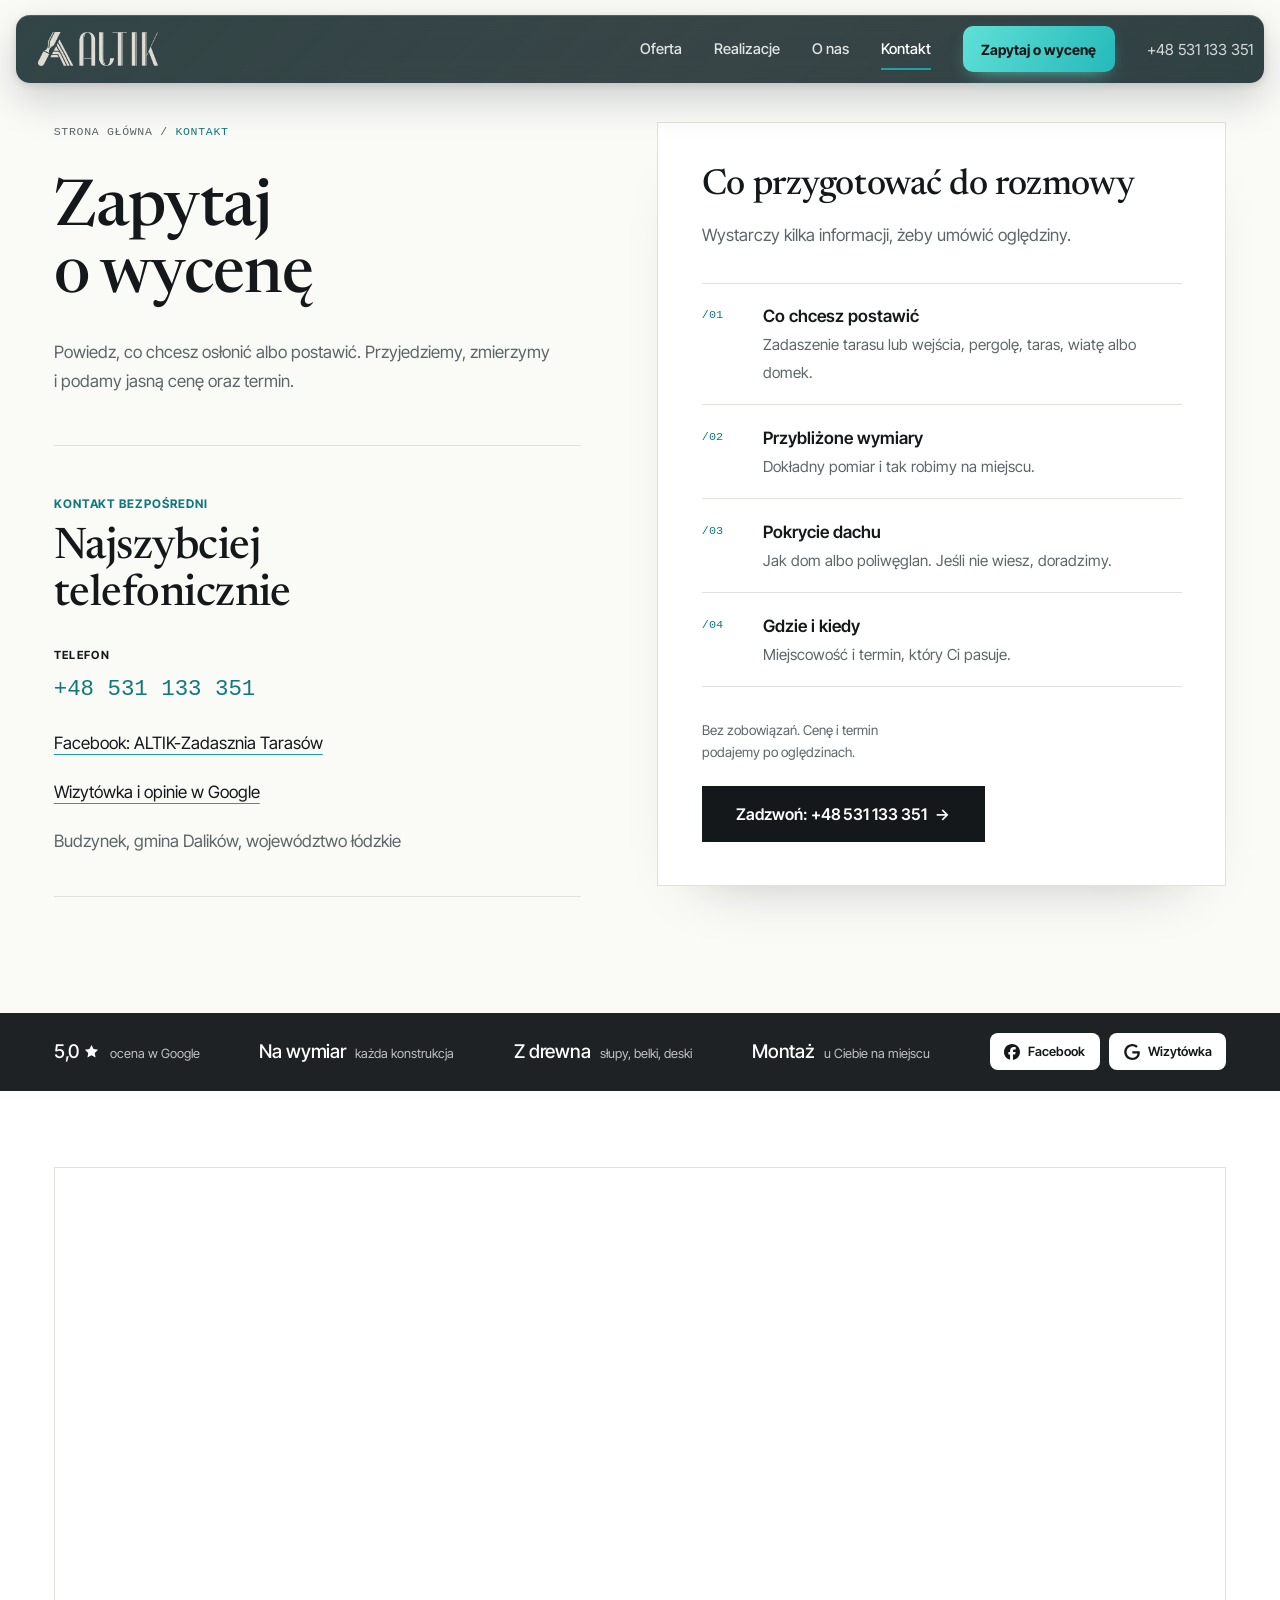
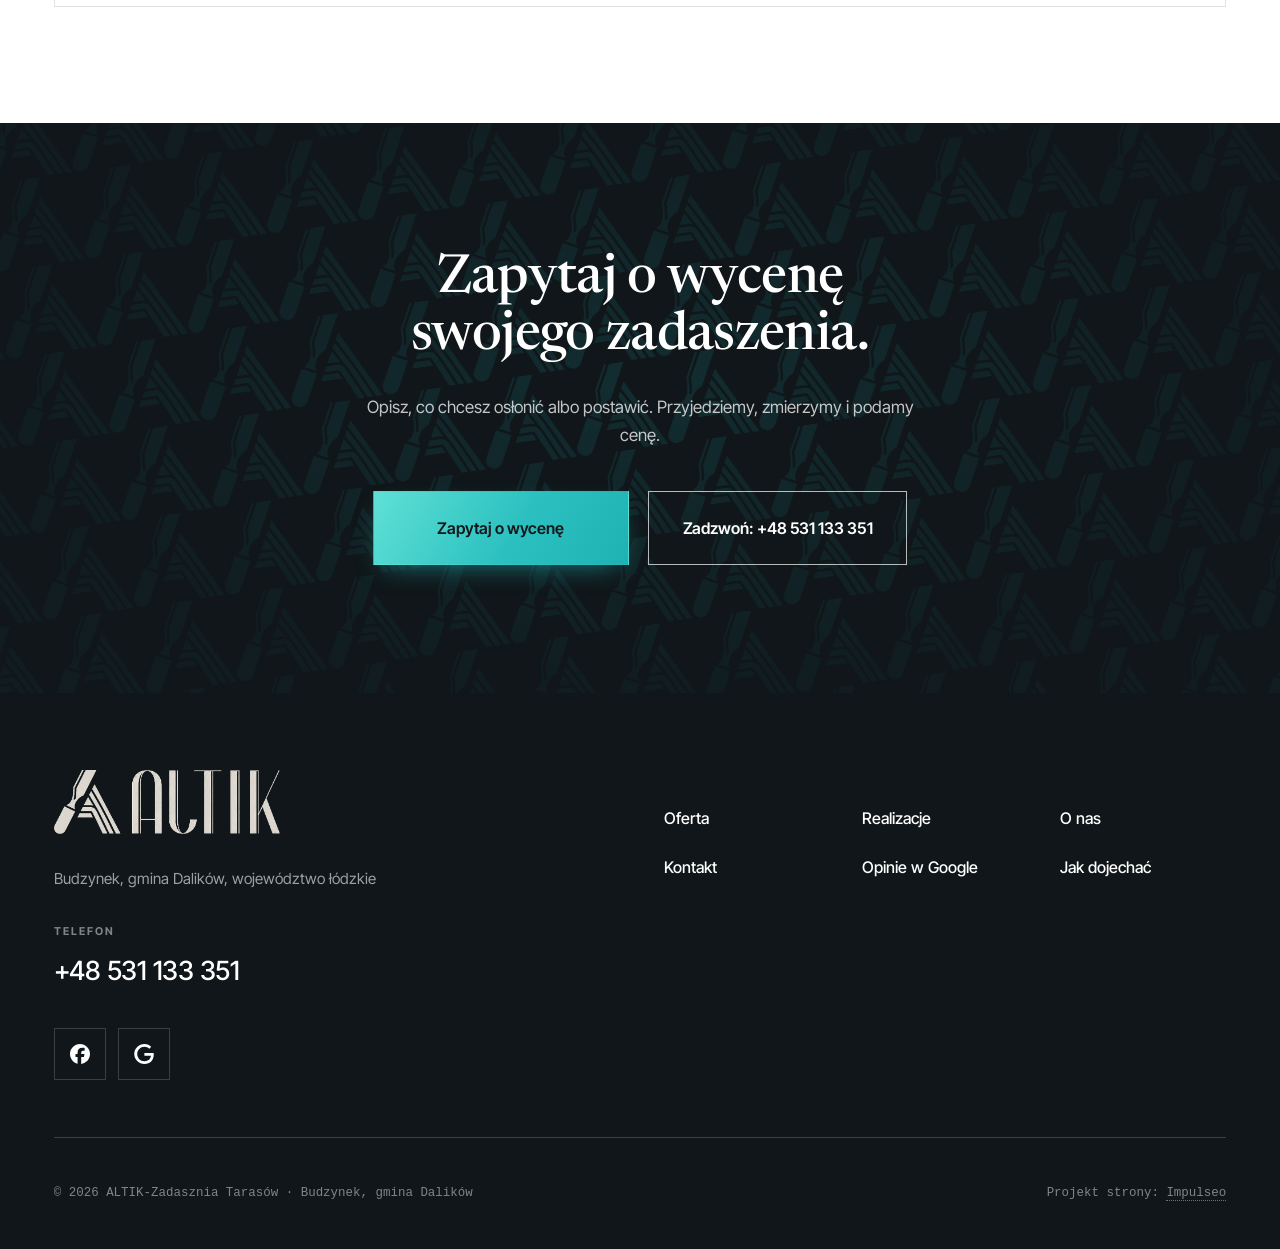
<file: kontakt.html>
<!DOCTYPE html>
<html lang="pl">
<head>
<meta charset="UTF-8">
<meta name="viewport" content="width=device-width, initial-scale=1.0">
<title>Kontakt - ALTIK-Zadasznia Tarasów</title>
<meta name="description" content="Kontakt ALTIK-Zadasznia Tarasów - Budzynek, gmina Dalików, województwo łódzkie">
<link rel="canonical" href="https://kris20032.github.io/altik-zadasznia-tarasow/kontakt.html">
<meta name="robots" content="noindex, nofollow">
<meta property="og:type" content="website">
<meta property="og:locale" content="pl_PL">
<meta property="og:site_name" content="ALTIK-Zadasznia Tarasów">
<meta property="og:title" content="Kontakt - ALTIK-Zadasznia Tarasów">
<meta property="og:description" content="Kontakt ALTIK-Zadasznia Tarasów - Budzynek, gmina Dalików, województwo łódzkie">
<meta property="og:url" content="https://kris20032.github.io/altik-zadasznia-tarasow/kontakt.html">
<meta property="og:image" content="https://kris20032.github.io/altik-zadasznia-tarasow/img/og.jpg">
<meta property="og:image:width" content="1200">
<meta property="og:image:height" content="630">
<meta name="twitter:card" content="summary_large_image">
<link rel="preconnect" href="https://fonts.googleapis.com">
<link rel="preconnect" href="https://fonts.gstatic.com" crossorigin>
<link href="https://fonts.googleapis.com/css2?family=Inter+Tight:wght@300;400;500;600;700&family=Newsreader:ital,opsz,wght@0,6..72,400;0,6..72,500;1,6..72,500&display=swap" rel="stylesheet">
<link rel="stylesheet" href="assets/styles.css?v=20261113">
<meta name="theme-color" content="#101619">
<script>document.documentElement.className+=" js"</script>
</head>
<body class="page-sub page-contact">
<header class="nav">
  <div class="nav-inner">
    <a class="brand" href="index.html"><img class="brand-logo" src="img/logo-jasne.png" alt="ALTIK-Zadasznia Tarasów" width="791" height="224" decoding="async"></a>
    <nav class="nav-links">
      <a href="oferta.html">Oferta</a>
      <a href="realizacje.html">Realizacje</a>
      <a href="o-nas.html">O&nbsp;nas</a>
      <a href="kontakt.html" class="is-active">Kontakt</a>
      <a href="kontakt.html" class="nav-cta">Zapytaj o&nbsp;wycenę</a>
      <a href="tel:+48531133351" class="nav-tel">+48 531 133 351</a>
    </nav>
    <button class="nav-toggle" aria-label="Menu"><span></span><span></span><span></span></button>
  </div>
</header>

<main>
<section class="sec sec-paper contact-page">
  <div class="wrap contact-grid">
    <div class="reveal">
      <p class="crumbs"><a href="index.html">Strona główna</a> / <b>Kontakt</b></p>
      <h1>Zapytaj o&nbsp;wycenę</h1>
      <p class="lead">Powiedz, co chcesz osłonić albo postawić. Przyjedziemy, zmierzymy i&nbsp;podamy jasną cenę oraz termin.</p>
      <div class="direct">
        <span class="k">Kontakt bezpośredni</span>
        <h2>Najszybciej telefonicznie</h2>
        <p class="lab">Telefon</p>
        <a class="tel" href="tel:+48531133351">+48 531 133 351</a>
        <a class="ln" href="https://www.facebook.com/profile.php?id=61560947844599" target="_blank" rel="noopener">Facebook: ALTIK-Zadasznia Tarasów</a>
        <a class="ln" href="https://www.google.com/maps/place/ALTIK-Zadasznia+Taras%C3%B3w/data=!4m2!3m1!1s0x21ed0c8a15a87baf:0x39200f7d94e8aa89" target="_blank" rel="noopener">Wizytówka i&nbsp;opinie w&nbsp;Google</a>
        <p class="adr">Budzynek, gmina Dalików, województwo łódzkie</p>
      </div>
    </div>
    <div class="form-card reveal">
      <h2>Co przygotować do rozmowy</h2>
      <p class="lead">Wystarczy kilka informacji, żeby umówić oględziny.</p>
      <ul>
        <li><span class="n">/01</span><div><b>Co chcesz postawić</b><span>Zadaszenie tarasu lub wejścia, pergolę, taras, wiatę albo domek.</span></div></li>
        <li><span class="n">/02</span><div><b>Przybliżone wymiary</b><span>Dokładny pomiar i&nbsp;tak robimy na miejscu.</span></div></li>
        <li><span class="n">/03</span><div><b>Pokrycie dachu</b><span>Jak dom albo poliwęglan. Jeśli nie wiesz, doradzimy.</span></div></li>
        <li><span class="n">/04</span><div><b>Gdzie i&nbsp;kiedy</b><span>Miejscowość i&nbsp;termin, który Ci pasuje.</span></div></li>
      </ul>
      <div class="foot">
        <p>Bez zobowiązań. Cenę i&nbsp;termin podajemy po oględzinach.</p>
        <a href="tel:+48531133351" class="btn btn-ink">Zadzwoń: +48 531 133 351 <span class="arr" aria-hidden="true">→</span></a>
      </div>
    </div>
  </div>
</section>
<div class="statbar">
  <div class="wrap">
    <div class="sb-item"><b>5,0 <svg viewBox="0 0 24 24" aria-hidden="true"><path d="M12 2.8l2.85 5.8 6.4.93-4.63 4.5 1.1 6.37L12 17.4l-5.72 3 1.1-6.37-4.63-4.5 6.4-.93L12 2.8Z" fill="currentColor"/></svg></b><span>ocena w&nbsp;Google</span></div>
    <div class="sb-item"><b>Na wymiar</b><span>każda konstrukcja</span></div>
    <div class="sb-item"><b>Z&nbsp;drewna</b><span>słupy, belki, deski</span></div>
    <div class="sb-item"><b>Montaż</b><span>u&nbsp;Ciebie na miejscu</span></div>
    <div class="sb-soc"><a href="https://www.facebook.com/profile.php?id=61560947844599" target="_blank" rel="noopener"><svg viewBox="0 0 24 24" aria-hidden="true" focusable="false"><path d="M9.101 23.691v-7.98H6.627v-3.667h2.474v-1.58c0-4.085 1.848-5.978 5.858-5.978.401 0 .955.042 1.468.103a8.68 8.68 0 0 1 1.141.195v3.325a8.623 8.623 0 0 0-.653-.036 26.805 26.805 0 0 0-.733-.009c-.707 0-1.259.096-1.675.309a1.686 1.686 0 0 0-.679.622c-.258.42-.374.995-.374 1.752v1.297h3.919l-.386 2.103-.287 1.564h-3.246v8.245C19.396 23.238 24 18.179 24 12.044c0-6.627-5.373-12-12-12s-12 5.373-12 12c0 5.628 3.874 10.35 9.101 11.647Z" fill="currentColor"/></svg> Facebook</a><a href="https://www.google.com/maps/place/ALTIK-Zadasznia+Taras%C3%B3w/data=!4m2!3m1!1s0x21ed0c8a15a87baf:0x39200f7d94e8aa89" target="_blank" rel="noopener"><svg viewBox="0 0 24 24" aria-hidden="true" focusable="false"><path d="M12.48 10.92v3.28h7.84c-.24 1.84-.853 3.187-1.787 4.133-1.147 1.147-2.933 2.4-6.053 2.4-4.827 0-8.6-3.893-8.6-8.72s3.773-8.72 8.6-8.72c2.6 0 4.507 1.027 5.907 2.347l2.307-2.307C18.747 1.44 16.133 0 12.48 0 5.867 0 .307 5.387.307 12s5.56 12 12.173 12c3.573 0 6.267-1.173 8.373-3.36 2.16-2.16 2.84-5.213 2.84-7.667 0-.76-.053-1.467-.173-2.053H12.48z" fill="currentColor"/></svg> Wizytówka</a></div>
  </div>
</div>

<section class="sec sec-white" style="padding-top:clamp(3rem,6vw,5rem)">
  <div class="wrap reveal">
    <div class="map" style="height:440px"><iframe title="ALTIK-Zadasznia Tarasów - Dalików" src="https://maps.google.com/maps?q=51.953761%2C19.1343692&z=13&output=embed" loading="lazy" referrerpolicy="no-referrer-when-downgrade"></iframe></div>
  </div>
</section>
<section class="cta">
  <div class="wrap reveal">
    <h2>Zapytaj o&nbsp;wycenę swojego zadaszenia.</h2>
    <p>Opisz, co chcesz osłonić albo postawić. Przyjedziemy, zmierzymy i&nbsp;podamy cenę.</p>
    <div class="row">
      <a href="kontakt.html" class="btn btn-teal">Zapytaj o&nbsp;wycenę</a>
      <a href="tel:+48531133351" class="btn btn-line">Zadzwoń: +48 531 133 351</a>
    </div>
  </div>
</section>

</main>

<footer>
  <div class="wrap">
    <div class="f-top">
      <div>
        <img class="f-logo" src="img/logo-jasne.png" alt="ALTIK-Zadasznia Tarasów" width="791" height="224" loading="lazy" decoding="async">
        <p class="f-addr">Budzynek, gmina Dalików, województwo łódzkie</p>
        <p class="f-lab">Telefon</p>
        <a class="f-tel" href="tel:+48531133351">+48 531 133 351</a>
        <div class="f-soc">
          <a class="soc" href="https://www.facebook.com/profile.php?id=61560947844599" target="_blank" rel="noopener" aria-label="Facebook - ALTIK-Zadasznia Tarasów"><svg viewBox="0 0 24 24" aria-hidden="true" focusable="false"><path d="M9.101 23.691v-7.98H6.627v-3.667h2.474v-1.58c0-4.085 1.848-5.978 5.858-5.978.401 0 .955.042 1.468.103a8.68 8.68 0 0 1 1.141.195v3.325a8.623 8.623 0 0 0-.653-.036 26.805 26.805 0 0 0-.733-.009c-.707 0-1.259.096-1.675.309a1.686 1.686 0 0 0-.679.622c-.258.42-.374.995-.374 1.752v1.297h3.919l-.386 2.103-.287 1.564h-3.246v8.245C19.396 23.238 24 18.179 24 12.044c0-6.627-5.373-12-12-12s-12 5.373-12 12c0 5.628 3.874 10.35 9.101 11.647Z" fill="currentColor"/></svg></a>
          <a class="soc" href="https://www.google.com/maps/place/ALTIK-Zadasznia+Taras%C3%B3w/data=!4m2!3m1!1s0x21ed0c8a15a87baf:0x39200f7d94e8aa89" target="_blank" rel="noopener" aria-label="Google - ALTIK-Zadasznia Tarasów"><svg viewBox="0 0 24 24" aria-hidden="true" focusable="false"><path d="M12.48 10.92v3.28h7.84c-.24 1.84-.853 3.187-1.787 4.133-1.147 1.147-2.933 2.4-6.053 2.4-4.827 0-8.6-3.893-8.6-8.72s3.773-8.72 8.6-8.72c2.6 0 4.507 1.027 5.907 2.347l2.307-2.307C18.747 1.44 16.133 0 12.48 0 5.867 0 .307 5.387.307 12s5.56 12 12.173 12c3.573 0 6.267-1.173 8.373-3.36 2.16-2.16 2.84-5.213 2.84-7.667 0-.76-.053-1.467-.173-2.053H12.48z" fill="currentColor"/></svg></a>
        </div>
      </div>
      <nav class="f-nav" aria-label="Stopka">
        <a href="oferta.html">Oferta</a>
        <a href="realizacje.html">Realizacje</a>
        <a href="o-nas.html">O&nbsp;nas</a>
        <a href="kontakt.html">Kontakt</a>
        <a href="https://www.google.com/maps/place/ALTIK-Zadasznia+Taras%C3%B3w/data=!4m2!3m1!1s0x21ed0c8a15a87baf:0x39200f7d94e8aa89" target="_blank" rel="noopener">Opinie w&nbsp;Google</a>
        <a href="https://www.google.com/maps/place/ALTIK-Zadasznia+Taras%C3%B3w/data=!4m2!3m1!1s0x21ed0c8a15a87baf:0x39200f7d94e8aa89" target="_blank" rel="noopener">Jak dojechać</a>
      </nav>
    </div>
    <div class="f-bot">
      <span>© 2026 ALTIK-Zadasznia Tarasów · Budzynek, gmina Dalików</span>
      <span>Projekt strony: <a href="https://impulseo.pl" target="_blank" rel="noopener">Impulseo</a></span>
    </div>
  </div>
</footer>
<div class="sticky-reserve"><a class="sr-book" href="kontakt.html">Zapytaj o wycenę</a><a class="sr-call" href="tel:+48531133351" aria-label="Zadzwoń"><svg class="ico-tel" width="16" height="16" viewBox="0 0 24 24" fill="none" aria-hidden="true"><path d="M6.6 10.8a15.5 15.5 0 0 0 6.6 6.6l2.2-2.2a1 1 0 0 1 1-.24 11.4 11.4 0 0 0 3.6.58 1 1 0 0 1 1 1V20a1 1 0 0 1-1 1A17 17 0 0 1 3 4a1 1 0 0 1 1-1h3.5a1 1 0 0 1 1 1c0 1.25.2 2.46.58 3.6a1 1 0 0 1-.25 1l-2.23 2.2Z" fill="currentColor"/></svg></a></div>
<div class="demo-wazne" data-do="2026-11-19" data-cykl="3" hidden><svg class="dw-ico" width="13" height="13" viewBox="0 0 24 24" fill="none" aria-hidden="true"><circle cx="12" cy="12" r="8.6" stroke="currentColor" stroke-width="1.8"/><path d="M12 7.2V12l3.3 2" stroke="currentColor" stroke-width="1.8" stroke-linecap="round"/></svg><span class="dw-txt"></span></div>

<script src="assets/main.js?v=20261113"></script>
</body>
</html>
</file>
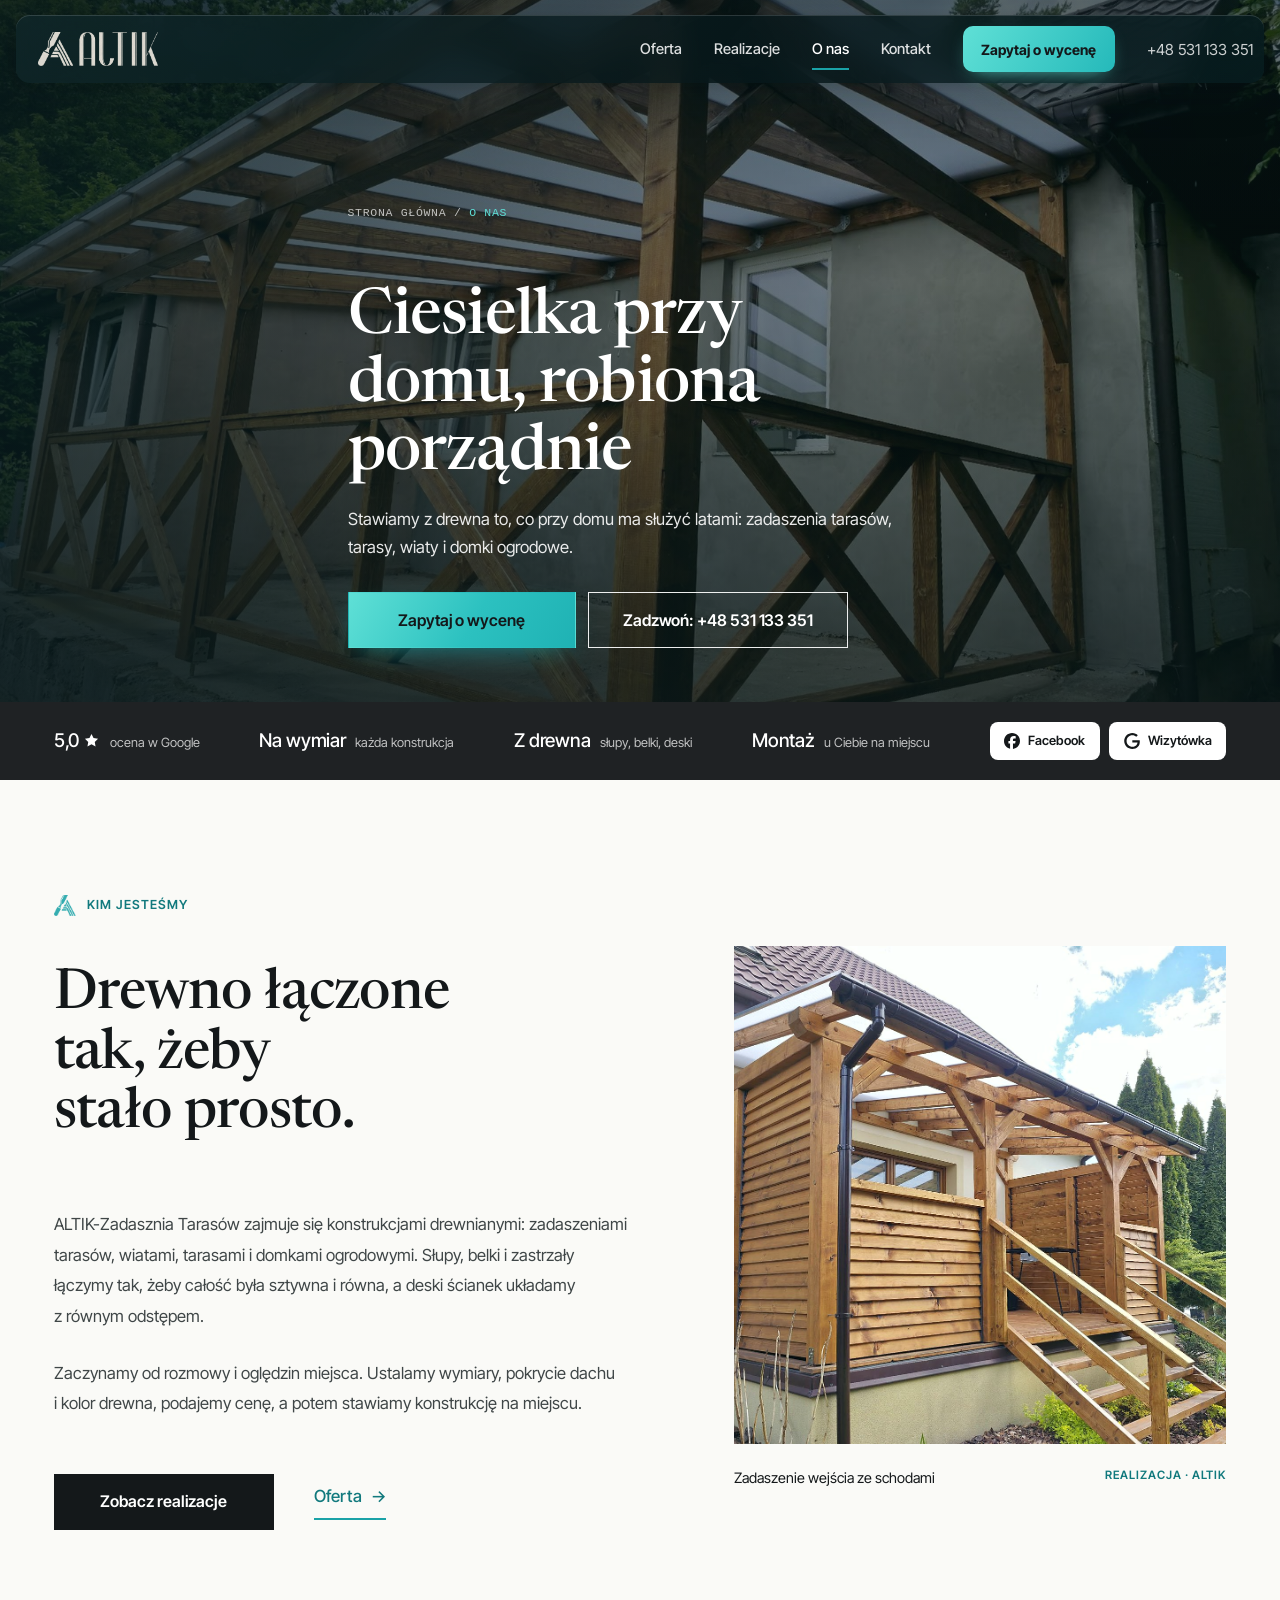
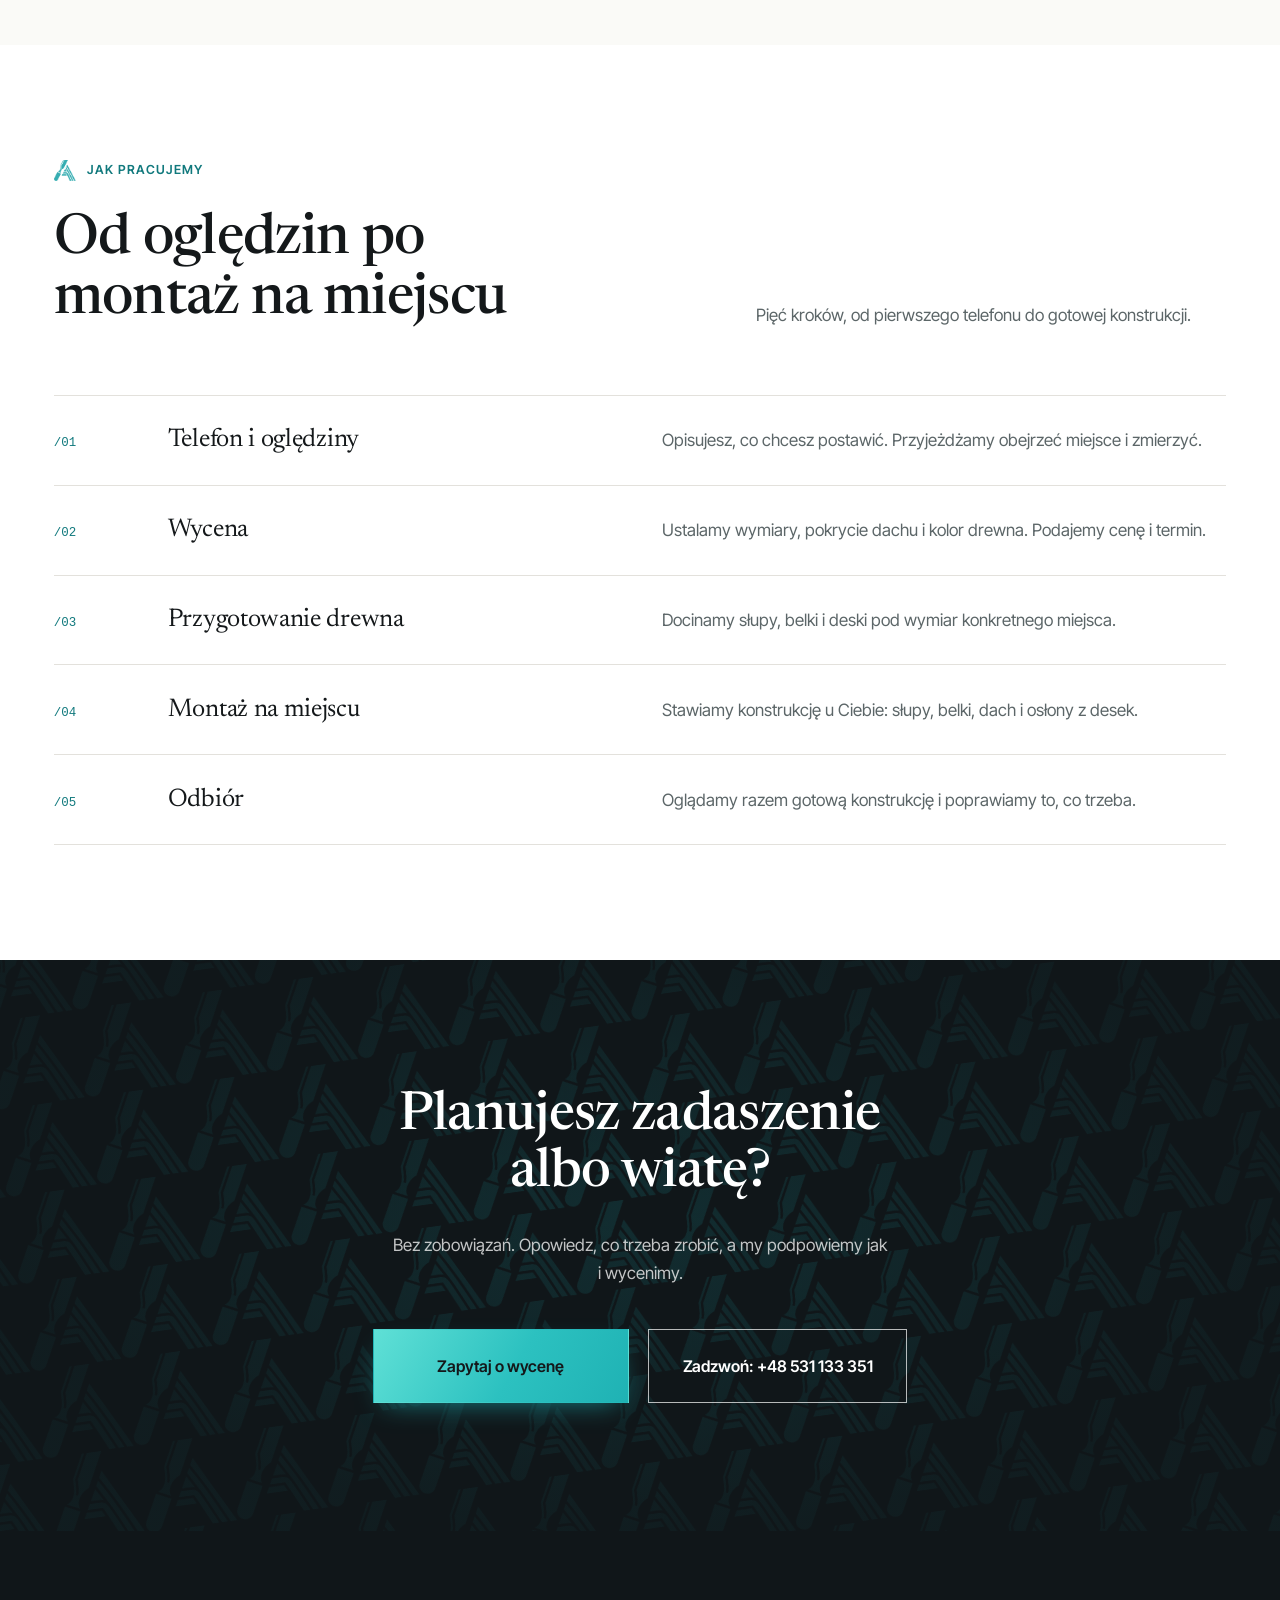
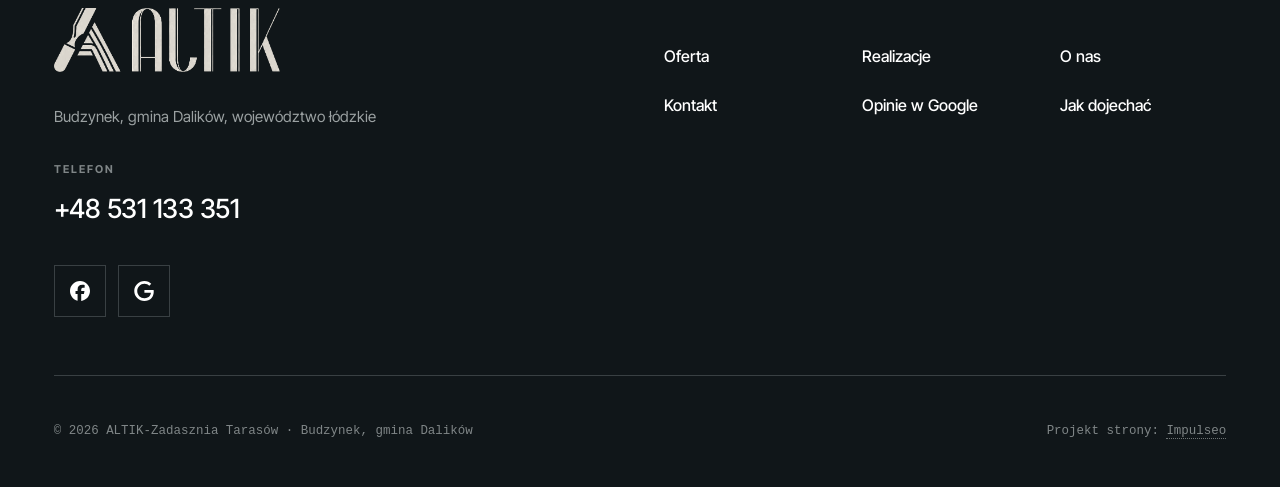
<file: o-nas.html>
<!DOCTYPE html>
<html lang="pl">
<head>
<meta charset="UTF-8">
<meta name="viewport" content="width=device-width, initial-scale=1.0">
<title>O nas - ALTIK-Zadasznia Tarasów</title>
<meta name="description" content="ALTIK - drewniane zadaszenia tarasów, tarasy, wiaty, domki narzędziowe i ogrodowe. Konstrukcje z drewna stawiane na miejscu. Budzynek, gmina Dalików, województwo łódzkie. Telefon 531 133 351.">
<link rel="canonical" href="https://kris20032.github.io/altik-zadasznia-tarasow/o-nas.html">
<meta name="robots" content="noindex, nofollow">
<meta property="og:type" content="website">
<meta property="og:locale" content="pl_PL">
<meta property="og:site_name" content="ALTIK-Zadasznia Tarasów">
<meta property="og:title" content="O nas - ALTIK-Zadasznia Tarasów">
<meta property="og:description" content="ALTIK - drewniane zadaszenia tarasów, tarasy, wiaty, domki narzędziowe i ogrodowe. Konstrukcje z drewna stawiane na miejscu. Budzynek, gmina Dalików, województwo łódzkie. Telefon 531 133 351.">
<meta property="og:url" content="https://kris20032.github.io/altik-zadasznia-tarasow/o-nas.html">
<meta property="og:image" content="https://kris20032.github.io/altik-zadasznia-tarasow/img/og.jpg">
<meta property="og:image:width" content="1200">
<meta property="og:image:height" content="630">
<meta name="twitter:card" content="summary_large_image">
<link rel="preconnect" href="https://fonts.googleapis.com">
<link rel="preconnect" href="https://fonts.gstatic.com" crossorigin>
<link href="https://fonts.googleapis.com/css2?family=Inter+Tight:wght@300;400;500;600;700&family=Newsreader:ital,opsz,wght@0,6..72,400;0,6..72,500;1,6..72,500&display=swap" rel="stylesheet">
<link rel="stylesheet" href="assets/styles.css?v=20261113">
<meta name="theme-color" content="#101619">
<script>document.documentElement.className+=" js"</script>
</head>
<body class="page-sub">
<header class="nav">
  <div class="nav-inner">
    <a class="brand" href="index.html"><img class="brand-logo" src="img/logo-jasne.png" alt="ALTIK-Zadasznia Tarasów" width="791" height="224" decoding="async"></a>
    <nav class="nav-links">
      <a href="oferta.html">Oferta</a>
      <a href="realizacje.html">Realizacje</a>
      <a href="o-nas.html" class="is-active">O&nbsp;nas</a>
      <a href="kontakt.html">Kontakt</a>
      <a href="kontakt.html" class="nav-cta">Zapytaj o&nbsp;wycenę</a>
      <a href="tel:+48531133351" class="nav-tel">+48 531 133 351</a>
    </nav>
    <button class="nav-toggle" aria-label="Menu"><span></span><span></span><span></span></button>
  </div>
</header>

<main>
<section class="hero hero-page">
  <div class="ph-img"><img src="img/g1.jpg" alt="Drewniane zadaszenie tarasu z balustradą z krzyżulców" width="1696" height="1228" fetchpriority="high" decoding="async"></div>
  <div class="hero-shade" aria-hidden="true"></div>
  <div class="wrap">
    <p class="crumbs"><a href="index.html">Strona główna</a> / <b>O&nbsp;nas</b></p>
    <h1>Ciesielka przy domu, robiona porządnie</h1>
    <p class="ph-lead">Stawiamy z&nbsp;drewna to, co przy domu ma służyć latami: zadaszenia tarasów, tarasy, wiaty i&nbsp;domki ogrodowe.</p>
    <div class="hero-actions">
      <a href="kontakt.html" class="btn btn-teal">Zapytaj o&nbsp;wycenę</a>
      <a href="tel:+48531133351" class="btn btn-line">Zadzwoń: +48 531 133 351</a>
    </div>
  </div>
</section>
<div class="statbar">
  <div class="wrap">
    <div class="sb-item"><b>5,0 <svg viewBox="0 0 24 24" aria-hidden="true"><path d="M12 2.8l2.85 5.8 6.4.93-4.63 4.5 1.1 6.37L12 17.4l-5.72 3 1.1-6.37-4.63-4.5 6.4-.93L12 2.8Z" fill="currentColor"/></svg></b><span>ocena w&nbsp;Google</span></div>
    <div class="sb-item"><b>Na wymiar</b><span>każda konstrukcja</span></div>
    <div class="sb-item"><b>Z&nbsp;drewna</b><span>słupy, belki, deski</span></div>
    <div class="sb-item"><b>Montaż</b><span>u&nbsp;Ciebie na miejscu</span></div>
    <div class="sb-soc"><a href="https://www.facebook.com/profile.php?id=61560947844599" target="_blank" rel="noopener"><svg viewBox="0 0 24 24" aria-hidden="true" focusable="false"><path d="M9.101 23.691v-7.98H6.627v-3.667h2.474v-1.58c0-4.085 1.848-5.978 5.858-5.978.401 0 .955.042 1.468.103a8.68 8.68 0 0 1 1.141.195v3.325a8.623 8.623 0 0 0-.653-.036 26.805 26.805 0 0 0-.733-.009c-.707 0-1.259.096-1.675.309a1.686 1.686 0 0 0-.679.622c-.258.42-.374.995-.374 1.752v1.297h3.919l-.386 2.103-.287 1.564h-3.246v8.245C19.396 23.238 24 18.179 24 12.044c0-6.627-5.373-12-12-12s-12 5.373-12 12c0 5.628 3.874 10.35 9.101 11.647Z" fill="currentColor"/></svg> Facebook</a><a href="https://www.google.com/maps/place/ALTIK-Zadasznia+Taras%C3%B3w/data=!4m2!3m1!1s0x21ed0c8a15a87baf:0x39200f7d94e8aa89" target="_blank" rel="noopener"><svg viewBox="0 0 24 24" aria-hidden="true" focusable="false"><path d="M12.48 10.92v3.28h7.84c-.24 1.84-.853 3.187-1.787 4.133-1.147 1.147-2.933 2.4-6.053 2.4-4.827 0-8.6-3.893-8.6-8.72s3.773-8.72 8.6-8.72c2.6 0 4.507 1.027 5.907 2.347l2.307-2.307C18.747 1.44 16.133 0 12.48 0 5.867 0 .307 5.387.307 12s5.56 12 12.173 12c3.573 0 6.267-1.173 8.373-3.36 2.16-2.16 2.84-5.213 2.84-7.667 0-.76-.053-1.467-.173-2.053H12.48z" fill="currentColor"/></svg> Wizytówka</a></div>
  </div>
</div>

<section class="sec sec-paper">
  <div class="wrap about-grid">
    <div class="about-copy reveal">
      <span class="eyebrow">Kim jesteśmy</span>
      <h2 class="h2">Drewno łączone tak, żeby stało prosto.</h2>
      <div class="txt">
        <p>ALTIK-Zadasznia Tarasów zajmuje się konstrukcjami drewnianymi: zadaszeniami tarasów, wiatami, tarasami i&nbsp;domkami ogrodowymi. Słupy, belki i&nbsp;zastrzały łączymy tak, żeby całość była sztywna i&nbsp;równa, a&nbsp;deski ścianek układamy z&nbsp;równym odstępem.</p>
        <p>Zaczynamy od rozmowy i&nbsp;oględzin miejsca. Ustalamy wymiary, pokrycie dachu i&nbsp;kolor drewna, podajemy cenę, a&nbsp;potem stawiamy konstrukcję na miejscu.</p>
      </div>
      <div class="about-actions">
        <a href="realizacje.html" class="btn btn-ink">Zobacz realizacje</a>
        <a href="oferta.html" class="link-arrow">Oferta <span class="arr" aria-hidden="true">→</span></a>
      </div>
    </div>
    <figure class="fig reveal">
      <img src="img/about.jpg" alt="Zadaszenie wejścia ze schodami i ścianką z desek" width="1800" height="1125" decoding="async">
      <figcaption><span>Zadaszenie wejścia ze schodami</span><em>Realizacja · ALTIK</em></figcaption>
    </figure>
  </div>
</section>
<section class="sec sec-white">
  <div class="wrap">
    <div class="faq-head reveal">
      <div>
        <span class="eyebrow">Jak pracujemy</span>
        <h2 class="h2">Od oględzin po montaż na miejscu</h2>
      </div>
      <p class="lead">Pięć kroków, od pierwszego telefonu do gotowej konstrukcji.</p>
    </div>
    <div class="kroki">
      <ol>
        <li class="reveal"><span class="n">/01</span><h3>Telefon i&nbsp;oględziny</h3><p>Opisujesz, co chcesz postawić. Przyjeżdżamy obejrzeć miejsce i&nbsp;zmierzyć.</p></li>
        <li class="reveal"><span class="n">/02</span><h3>Wycena</h3><p>Ustalamy wymiary, pokrycie dachu i&nbsp;kolor drewna. Podajemy cenę i&nbsp;termin.</p></li>
        <li class="reveal"><span class="n">/03</span><h3>Przygotowanie drewna</h3><p>Docinamy słupy, belki i&nbsp;deski pod wymiar konkretnego miejsca.</p></li>
        <li class="reveal"><span class="n">/04</span><h3>Montaż na miejscu</h3><p>Stawiamy konstrukcję u&nbsp;Ciebie: słupy, belki, dach i&nbsp;osłony z&nbsp;desek.</p></li>
        <li class="reveal"><span class="n">/05</span><h3>Odbiór</h3><p>Oglądamy razem gotową konstrukcję i&nbsp;poprawiamy to, co trzeba.</p></li>
      </ol>
    </div>
  </div>
</section>
<section class="cta">
  <div class="wrap reveal">
    <h2>Planujesz zadaszenie albo wiatę?</h2>
    <p>Bez zobowiązań. Opowiedz, co trzeba zrobić, a&nbsp;my podpowiemy jak i&nbsp;wycenimy.</p>
    <div class="row">
      <a href="kontakt.html" class="btn btn-teal">Zapytaj o&nbsp;wycenę</a>
      <a href="tel:+48531133351" class="btn btn-line">Zadzwoń: +48 531 133 351</a>
    </div>
  </div>
</section>

</main>

<footer>
  <div class="wrap">
    <div class="f-top">
      <div>
        <img class="f-logo" src="img/logo-jasne.png" alt="ALTIK-Zadasznia Tarasów" width="791" height="224" loading="lazy" decoding="async">
        <p class="f-addr">Budzynek, gmina Dalików, województwo łódzkie</p>
        <p class="f-lab">Telefon</p>
        <a class="f-tel" href="tel:+48531133351">+48 531 133 351</a>
        <div class="f-soc">
          <a class="soc" href="https://www.facebook.com/profile.php?id=61560947844599" target="_blank" rel="noopener" aria-label="Facebook - ALTIK-Zadasznia Tarasów"><svg viewBox="0 0 24 24" aria-hidden="true" focusable="false"><path d="M9.101 23.691v-7.98H6.627v-3.667h2.474v-1.58c0-4.085 1.848-5.978 5.858-5.978.401 0 .955.042 1.468.103a8.68 8.68 0 0 1 1.141.195v3.325a8.623 8.623 0 0 0-.653-.036 26.805 26.805 0 0 0-.733-.009c-.707 0-1.259.096-1.675.309a1.686 1.686 0 0 0-.679.622c-.258.42-.374.995-.374 1.752v1.297h3.919l-.386 2.103-.287 1.564h-3.246v8.245C19.396 23.238 24 18.179 24 12.044c0-6.627-5.373-12-12-12s-12 5.373-12 12c0 5.628 3.874 10.35 9.101 11.647Z" fill="currentColor"/></svg></a>
          <a class="soc" href="https://www.google.com/maps/place/ALTIK-Zadasznia+Taras%C3%B3w/data=!4m2!3m1!1s0x21ed0c8a15a87baf:0x39200f7d94e8aa89" target="_blank" rel="noopener" aria-label="Google - ALTIK-Zadasznia Tarasów"><svg viewBox="0 0 24 24" aria-hidden="true" focusable="false"><path d="M12.48 10.92v3.28h7.84c-.24 1.84-.853 3.187-1.787 4.133-1.147 1.147-2.933 2.4-6.053 2.4-4.827 0-8.6-3.893-8.6-8.72s3.773-8.72 8.6-8.72c2.6 0 4.507 1.027 5.907 2.347l2.307-2.307C18.747 1.44 16.133 0 12.48 0 5.867 0 .307 5.387.307 12s5.56 12 12.173 12c3.573 0 6.267-1.173 8.373-3.36 2.16-2.16 2.84-5.213 2.84-7.667 0-.76-.053-1.467-.173-2.053H12.48z" fill="currentColor"/></svg></a>
        </div>
      </div>
      <nav class="f-nav" aria-label="Stopka">
        <a href="oferta.html">Oferta</a>
        <a href="realizacje.html">Realizacje</a>
        <a href="o-nas.html">O&nbsp;nas</a>
        <a href="kontakt.html">Kontakt</a>
        <a href="https://www.google.com/maps/place/ALTIK-Zadasznia+Taras%C3%B3w/data=!4m2!3m1!1s0x21ed0c8a15a87baf:0x39200f7d94e8aa89" target="_blank" rel="noopener">Opinie w&nbsp;Google</a>
        <a href="https://www.google.com/maps/place/ALTIK-Zadasznia+Taras%C3%B3w/data=!4m2!3m1!1s0x21ed0c8a15a87baf:0x39200f7d94e8aa89" target="_blank" rel="noopener">Jak dojechać</a>
      </nav>
    </div>
    <div class="f-bot">
      <span>© 2026 ALTIK-Zadasznia Tarasów · Budzynek, gmina Dalików</span>
      <span>Projekt strony: <a href="https://impulseo.pl" target="_blank" rel="noopener">Impulseo</a></span>
    </div>
  </div>
</footer>
<div class="sticky-reserve"><a class="sr-book" href="kontakt.html">Zapytaj o wycenę</a><a class="sr-call" href="tel:+48531133351" aria-label="Zadzwoń"><svg class="ico-tel" width="16" height="16" viewBox="0 0 24 24" fill="none" aria-hidden="true"><path d="M6.6 10.8a15.5 15.5 0 0 0 6.6 6.6l2.2-2.2a1 1 0 0 1 1-.24 11.4 11.4 0 0 0 3.6.58 1 1 0 0 1 1 1V20a1 1 0 0 1-1 1A17 17 0 0 1 3 4a1 1 0 0 1 1-1h3.5a1 1 0 0 1 1 1c0 1.25.2 2.46.58 3.6a1 1 0 0 1-.25 1l-2.23 2.2Z" fill="currentColor"/></svg></a></div>
<div class="demo-wazne" data-do="2026-11-19" data-cykl="3" hidden><svg class="dw-ico" width="13" height="13" viewBox="0 0 24 24" fill="none" aria-hidden="true"><circle cx="12" cy="12" r="8.6" stroke="currentColor" stroke-width="1.8"/><path d="M12 7.2V12l3.3 2" stroke="currentColor" stroke-width="1.8" stroke-linecap="round"/></svg><span class="dw-txt"></span></div>

<script src="assets/main.js?v=20261113"></script>
</body>
</html>
</file>
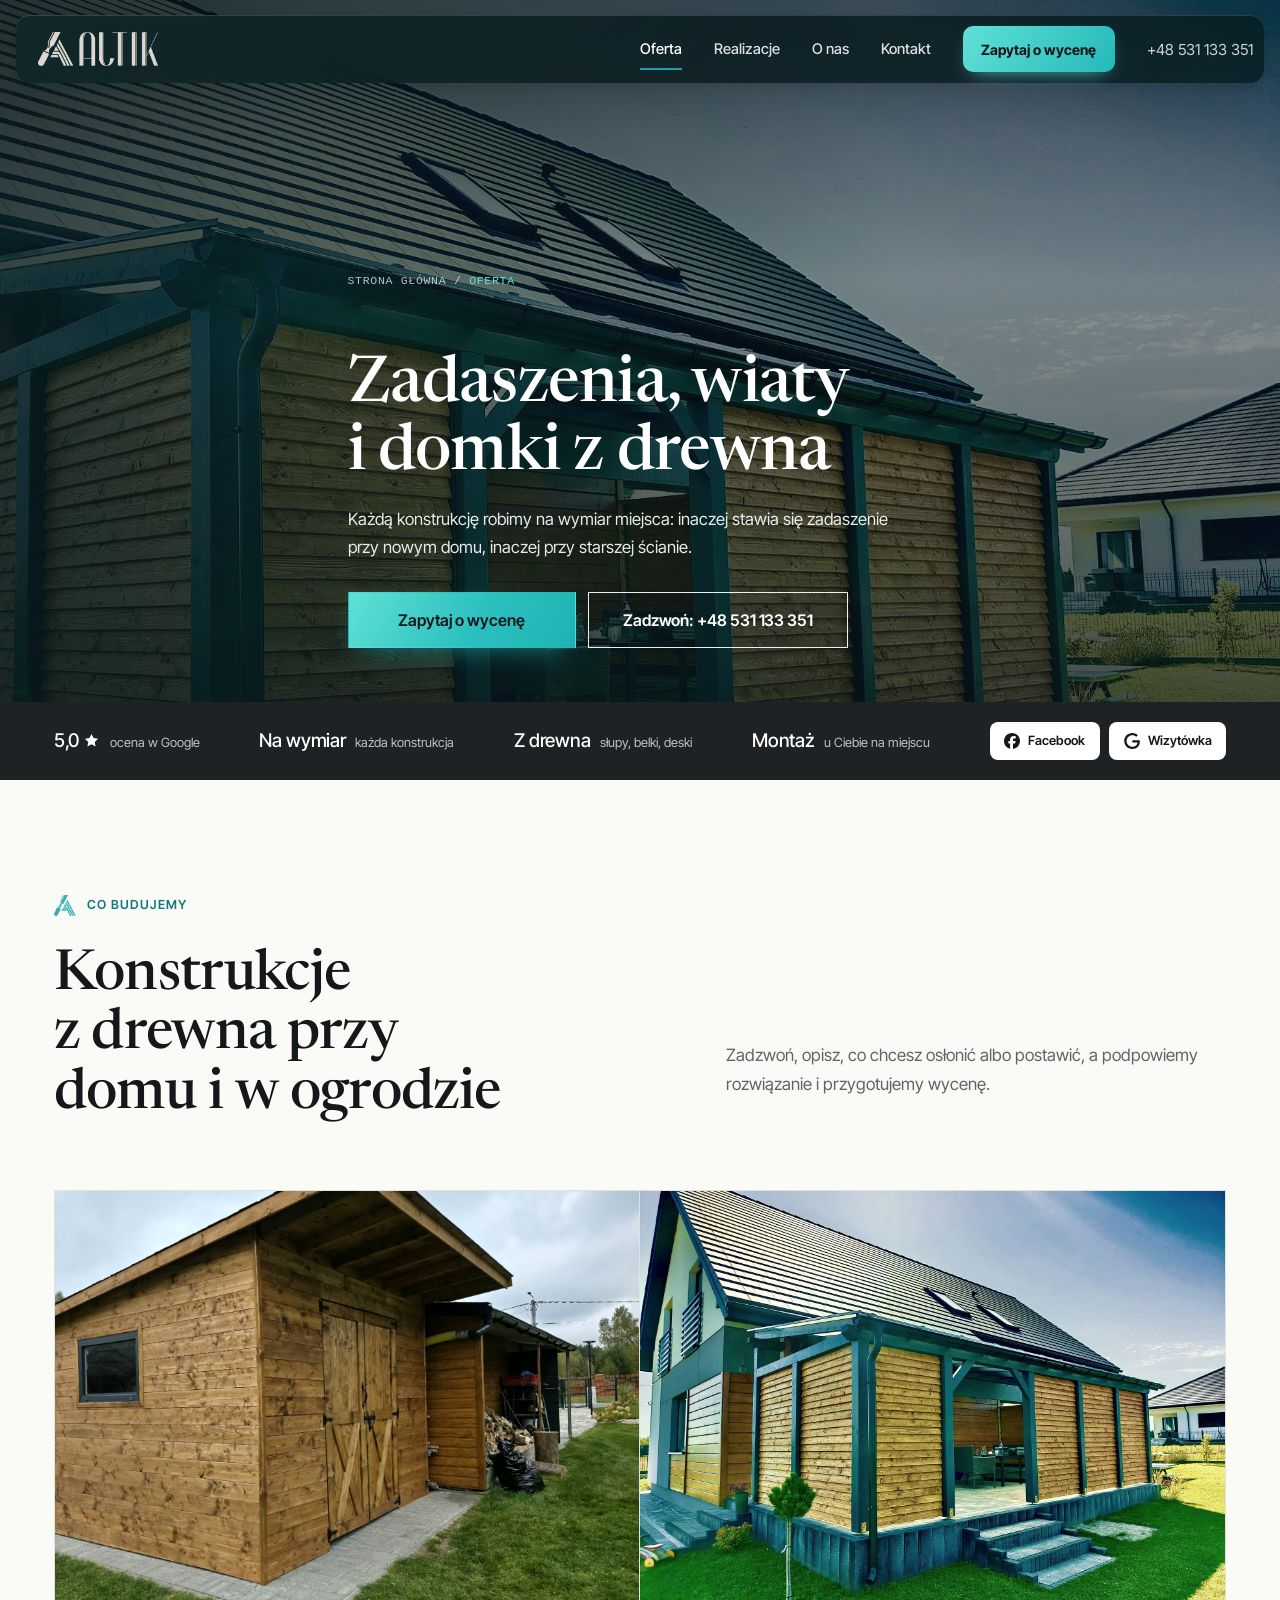
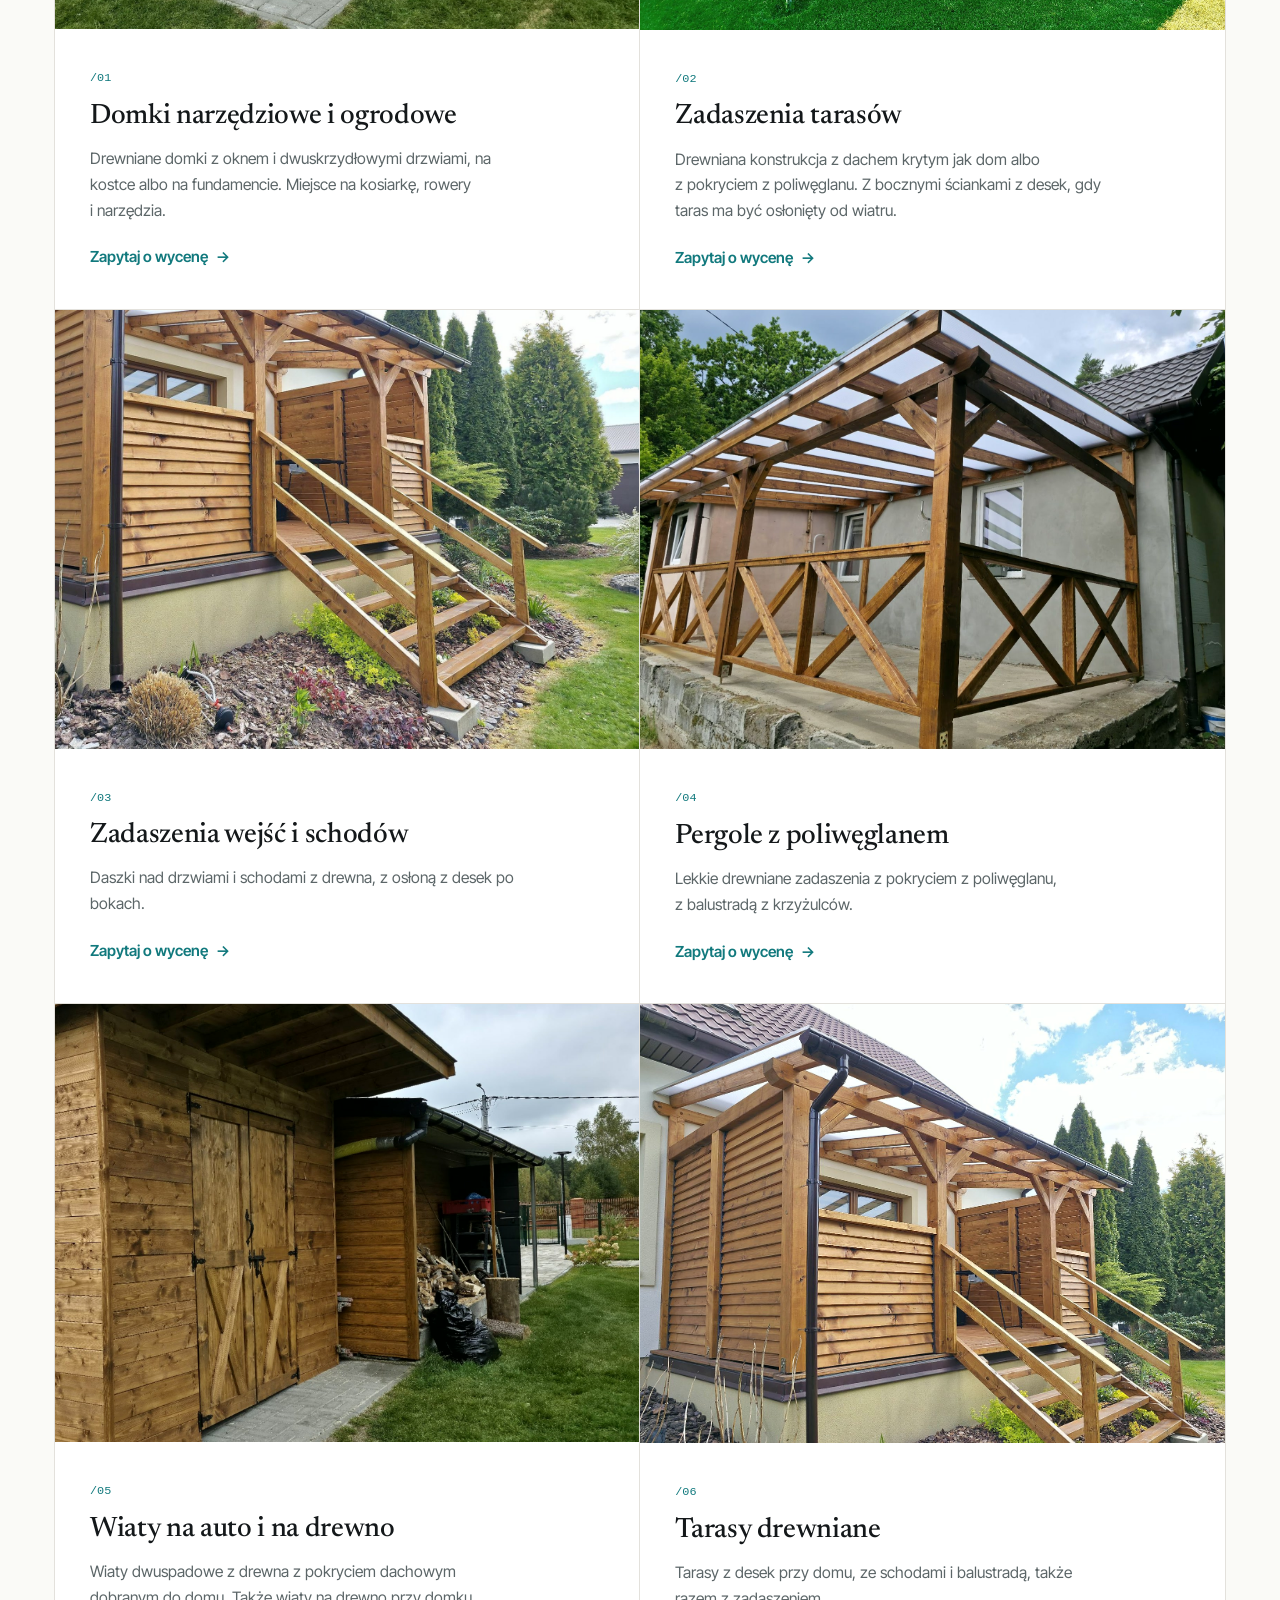
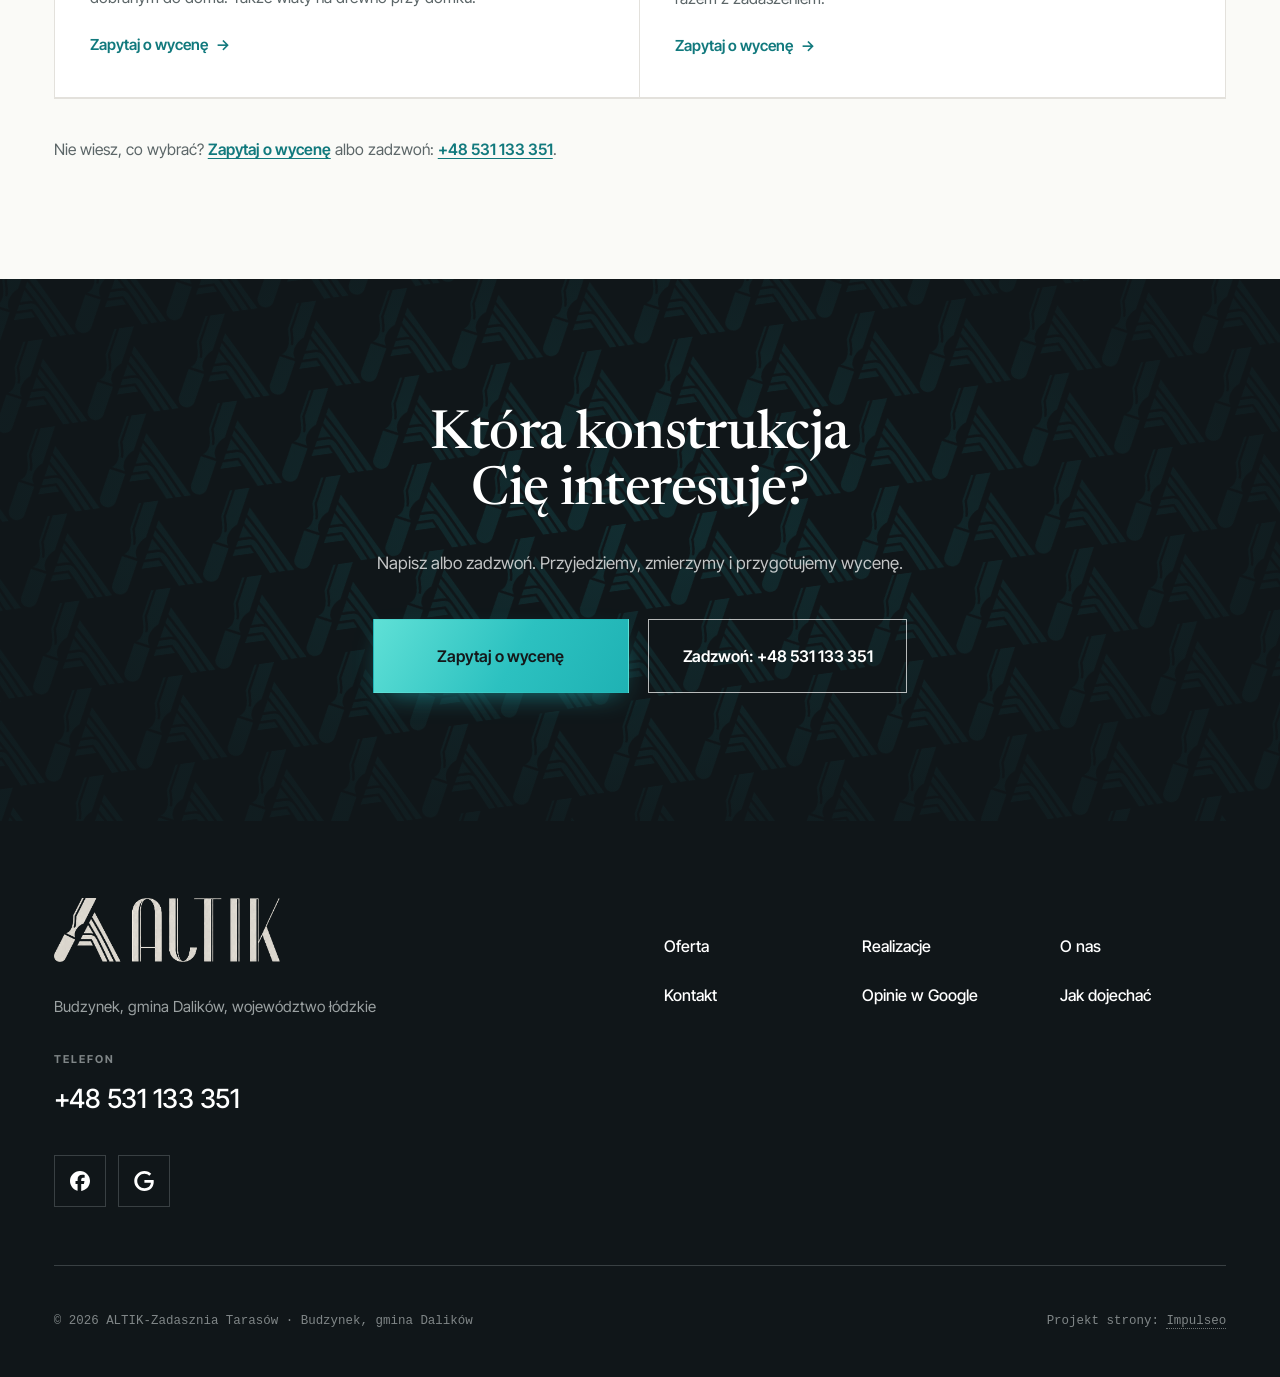
<file: oferta.html>
<!DOCTYPE html>
<html lang="pl">
<head>
<meta charset="UTF-8">
<meta name="viewport" content="width=device-width, initial-scale=1.0">
<title>Oferta - ALTIK-Zadasznia Tarasów</title>
<meta name="description" content="ALTIK - drewniane zadaszenia tarasów, tarasy, wiaty, domki narzędziowe i ogrodowe. Konstrukcje z drewna stawiane na miejscu. Budzynek, gmina Dalików, województwo łódzkie. Telefon 531 133 351.">
<link rel="canonical" href="https://kris20032.github.io/altik-zadasznia-tarasow/oferta.html">
<meta name="robots" content="noindex, nofollow">
<meta property="og:type" content="website">
<meta property="og:locale" content="pl_PL">
<meta property="og:site_name" content="ALTIK-Zadasznia Tarasów">
<meta property="og:title" content="Oferta - ALTIK-Zadasznia Tarasów">
<meta property="og:description" content="ALTIK - drewniane zadaszenia tarasów, tarasy, wiaty, domki narzędziowe i ogrodowe. Konstrukcje z drewna stawiane na miejscu. Budzynek, gmina Dalików, województwo łódzkie. Telefon 531 133 351.">
<meta property="og:url" content="https://kris20032.github.io/altik-zadasznia-tarasow/oferta.html">
<meta property="og:image" content="https://kris20032.github.io/altik-zadasznia-tarasow/img/og.jpg">
<meta property="og:image:width" content="1200">
<meta property="og:image:height" content="630">
<meta name="twitter:card" content="summary_large_image">
<link rel="preconnect" href="https://fonts.googleapis.com">
<link rel="preconnect" href="https://fonts.gstatic.com" crossorigin>
<link href="https://fonts.googleapis.com/css2?family=Inter+Tight:wght@300;400;500;600;700&family=Newsreader:ital,opsz,wght@0,6..72,400;0,6..72,500;1,6..72,500&display=swap" rel="stylesheet">
<link rel="stylesheet" href="assets/styles.css?v=20261113">
<meta name="theme-color" content="#101619">
<script>document.documentElement.className+=" js"</script>
</head>
<body class="page-sub">
<header class="nav">
  <div class="nav-inner">
    <a class="brand" href="index.html"><img class="brand-logo" src="img/logo-jasne.png" alt="ALTIK-Zadasznia Tarasów" width="791" height="224" decoding="async"></a>
    <nav class="nav-links">
      <a href="oferta.html" class="is-active">Oferta</a>
      <a href="realizacje.html">Realizacje</a>
      <a href="o-nas.html">O&nbsp;nas</a>
      <a href="kontakt.html">Kontakt</a>
      <a href="kontakt.html" class="nav-cta">Zapytaj o&nbsp;wycenę</a>
      <a href="tel:+48531133351" class="nav-tel">+48 531 133 351</a>
    </nav>
    <button class="nav-toggle" aria-label="Menu"><span></span><span></span><span></span></button>
  </div>
</header>

<main>
<section class="hero hero-page">
  <div class="ph-img"><img src="img/g7.jpg" alt="Drewniane zadaszenie tarasu ALTIK przy domu" width="1800" height="1350" fetchpriority="high" decoding="async"></div>
  <div class="hero-shade" aria-hidden="true"></div>
  <div class="wrap">
    <p class="crumbs"><a href="index.html">Strona główna</a> / <b>Oferta</b></p>
    <h1>Zadaszenia, wiaty i&nbsp;domki z&nbsp;drewna</h1>
    <p class="ph-lead">Każdą konstrukcję robimy na wymiar miejsca: inaczej stawia się zadaszenie przy nowym domu, inaczej przy starszej ścianie.</p>
    <div class="hero-actions">
      <a href="kontakt.html" class="btn btn-teal">Zapytaj o&nbsp;wycenę</a>
      <a href="tel:+48531133351" class="btn btn-line">Zadzwoń: +48 531 133 351</a>
    </div>
  </div>
</section>
<div class="statbar">
  <div class="wrap">
    <div class="sb-item"><b>5,0 <svg viewBox="0 0 24 24" aria-hidden="true"><path d="M12 2.8l2.85 5.8 6.4.93-4.63 4.5 1.1 6.37L12 17.4l-5.72 3 1.1-6.37-4.63-4.5 6.4-.93L12 2.8Z" fill="currentColor"/></svg></b><span>ocena w&nbsp;Google</span></div>
    <div class="sb-item"><b>Na wymiar</b><span>każda konstrukcja</span></div>
    <div class="sb-item"><b>Z&nbsp;drewna</b><span>słupy, belki, deski</span></div>
    <div class="sb-item"><b>Montaż</b><span>u&nbsp;Ciebie na miejscu</span></div>
    <div class="sb-soc"><a href="https://www.facebook.com/profile.php?id=61560947844599" target="_blank" rel="noopener"><svg viewBox="0 0 24 24" aria-hidden="true" focusable="false"><path d="M9.101 23.691v-7.98H6.627v-3.667h2.474v-1.58c0-4.085 1.848-5.978 5.858-5.978.401 0 .955.042 1.468.103a8.68 8.68 0 0 1 1.141.195v3.325a8.623 8.623 0 0 0-.653-.036 26.805 26.805 0 0 0-.733-.009c-.707 0-1.259.096-1.675.309a1.686 1.686 0 0 0-.679.622c-.258.42-.374.995-.374 1.752v1.297h3.919l-.386 2.103-.287 1.564h-3.246v8.245C19.396 23.238 24 18.179 24 12.044c0-6.627-5.373-12-12-12s-12 5.373-12 12c0 5.628 3.874 10.35 9.101 11.647Z" fill="currentColor"/></svg> Facebook</a><a href="https://www.google.com/maps/place/ALTIK-Zadasznia+Taras%C3%B3w/data=!4m2!3m1!1s0x21ed0c8a15a87baf:0x39200f7d94e8aa89" target="_blank" rel="noopener"><svg viewBox="0 0 24 24" aria-hidden="true" focusable="false"><path d="M12.48 10.92v3.28h7.84c-.24 1.84-.853 3.187-1.787 4.133-1.147 1.147-2.933 2.4-6.053 2.4-4.827 0-8.6-3.893-8.6-8.72s3.773-8.72 8.6-8.72c2.6 0 4.507 1.027 5.907 2.347l2.307-2.307C18.747 1.44 16.133 0 12.48 0 5.867 0 .307 5.387.307 12s5.56 12 12.173 12c3.573 0 6.267-1.173 8.373-3.36 2.16-2.16 2.84-5.213 2.84-7.667 0-.76-.053-1.467-.173-2.053H12.48z" fill="currentColor"/></svg> Wizytówka</a></div>
  </div>
</div>

<section class="sec sec-paper">
  <div class="wrap">
    <div class="svc-head reveal">
      <div>
        <span class="eyebrow">Co budujemy</span>
        <h2 class="h2">Konstrukcje z&nbsp;drewna przy domu i&nbsp;w ogrodzie</h2>
      </div>
      <p class="lead">Zadzwoń, opisz, co chcesz osłonić albo postawić, a&nbsp;podpowiemy rozwiązanie i&nbsp;przygotujemy wycenę.</p>
    </div>
    <div class="cards-2">
      <article class="c2 reveal"><div class="im"><img src="img/g2.jpg" alt="Domki narzędziowe i ogrodowe" width="1720" height="1260" decoding="async"></div>
        <div class="bd"><span class="no">/01</span><h3>Domki narzędziowe i&nbsp;ogrodowe</h3><p>Drewniane domki z&nbsp;oknem i&nbsp;dwuskrzydłowymi drzwiami, na kostce albo na fundamencie. Miejsce na kosiarkę, rowery i&nbsp;narzędzia.</p><a class="more" href="kontakt.html">Zapytaj o&nbsp;wycenę <span class="arr" aria-hidden="true">→</span></a></div></article>
      <article class="c2 reveal"><div class="im"><img src="img/g3.jpg" alt="Zadaszenia tarasów" width="1800" height="1350" decoding="async"></div>
        <div class="bd"><span class="no">/02</span><h3>Zadaszenia tarasów</h3><p>Drewniana konstrukcja z&nbsp;dachem krytym jak dom albo z&nbsp;pokryciem z&nbsp;poliwęglanu. Z&nbsp;bocznymi ściankami z&nbsp;desek, gdy taras ma być osłonięty od wiatru.</p><a class="more" href="kontakt.html">Zapytaj o&nbsp;wycenę <span class="arr" aria-hidden="true">→</span></a></div></article>
      <article class="c2 reveal"><div class="im"><img src="img/g4.jpg" alt="Zadaszenia wejść i schodów" loading="lazy" width="1400" height="1050" decoding="async"></div>
        <div class="bd"><span class="no">/03</span><h3>Zadaszenia wejść i&nbsp;schodów</h3><p>Daszki nad drzwiami i&nbsp;schodami z&nbsp;drewna, z&nbsp;osłoną z&nbsp;desek po bokach.</p><a class="more" href="kontakt.html">Zapytaj o&nbsp;wycenę <span class="arr" aria-hidden="true">→</span></a></div></article>
      <article class="c2 reveal"><div class="im"><img src="img/g1.jpg" alt="Pergole z poliwęglanem" loading="lazy" width="1696" height="1228" decoding="async"></div>
        <div class="bd"><span class="no">/04</span><h3>Pergole z&nbsp;poliwęglanem</h3><p>Lekkie drewniane zadaszenia z&nbsp;pokryciem z&nbsp;poliwęglanu, z&nbsp;balustradą z&nbsp;krzyżulców.</p><a class="more" href="kontakt.html">Zapytaj o&nbsp;wycenę <span class="arr" aria-hidden="true">→</span></a></div></article>
      <article class="c2 reveal"><div class="im"><img src="img/g6.jpg" alt="Wiaty na auto i na drewno" loading="lazy" width="1720" height="1260" decoding="async"></div>
        <div class="bd"><span class="no">/05</span><h3>Wiaty na auto i&nbsp;na drewno</h3><p>Wiaty dwuspadowe z&nbsp;drewna z&nbsp;pokryciem dachowym dobranym do domu. Także wiaty na drewno przy domku.</p><a class="more" href="kontakt.html">Zapytaj o&nbsp;wycenę <span class="arr" aria-hidden="true">→</span></a></div></article>
      <article class="c2 reveal"><div class="im"><img src="img/about.jpg" alt="Tarasy drewniane" loading="lazy" width="1800" height="1125" decoding="async"></div>
        <div class="bd"><span class="no">/06</span><h3>Tarasy drewniane</h3><p>Tarasy z&nbsp;desek przy domu, ze schodami i&nbsp;balustradą, także razem z&nbsp;zadaszeniem.</p><a class="more" href="kontakt.html">Zapytaj o&nbsp;wycenę <span class="arr" aria-hidden="true">→</span></a></div></article>
    </div>
    <p class="svc-note reveal">Nie wiesz, co wybrać? <a href="kontakt.html">Zapytaj o&nbsp;wycenę</a> albo zadzwoń: <a href="tel:+48531133351">+48 531 133 351</a>.</p>
  </div>
</section>
<section class="cta">
  <div class="wrap reveal">
    <h2>Która konstrukcja Cię interesuje?</h2>
    <p>Napisz albo zadzwoń. Przyjedziemy, zmierzymy i&nbsp;przygotujemy wycenę.</p>
    <div class="row">
      <a href="kontakt.html" class="btn btn-teal">Zapytaj o&nbsp;wycenę</a>
      <a href="tel:+48531133351" class="btn btn-line">Zadzwoń: +48 531 133 351</a>
    </div>
  </div>
</section>

</main>

<footer>
  <div class="wrap">
    <div class="f-top">
      <div>
        <img class="f-logo" src="img/logo-jasne.png" alt="ALTIK-Zadasznia Tarasów" width="791" height="224" loading="lazy" decoding="async">
        <p class="f-addr">Budzynek, gmina Dalików, województwo łódzkie</p>
        <p class="f-lab">Telefon</p>
        <a class="f-tel" href="tel:+48531133351">+48 531 133 351</a>
        <div class="f-soc">
          <a class="soc" href="https://www.facebook.com/profile.php?id=61560947844599" target="_blank" rel="noopener" aria-label="Facebook - ALTIK-Zadasznia Tarasów"><svg viewBox="0 0 24 24" aria-hidden="true" focusable="false"><path d="M9.101 23.691v-7.98H6.627v-3.667h2.474v-1.58c0-4.085 1.848-5.978 5.858-5.978.401 0 .955.042 1.468.103a8.68 8.68 0 0 1 1.141.195v3.325a8.623 8.623 0 0 0-.653-.036 26.805 26.805 0 0 0-.733-.009c-.707 0-1.259.096-1.675.309a1.686 1.686 0 0 0-.679.622c-.258.42-.374.995-.374 1.752v1.297h3.919l-.386 2.103-.287 1.564h-3.246v8.245C19.396 23.238 24 18.179 24 12.044c0-6.627-5.373-12-12-12s-12 5.373-12 12c0 5.628 3.874 10.35 9.101 11.647Z" fill="currentColor"/></svg></a>
          <a class="soc" href="https://www.google.com/maps/place/ALTIK-Zadasznia+Taras%C3%B3w/data=!4m2!3m1!1s0x21ed0c8a15a87baf:0x39200f7d94e8aa89" target="_blank" rel="noopener" aria-label="Google - ALTIK-Zadasznia Tarasów"><svg viewBox="0 0 24 24" aria-hidden="true" focusable="false"><path d="M12.48 10.92v3.28h7.84c-.24 1.84-.853 3.187-1.787 4.133-1.147 1.147-2.933 2.4-6.053 2.4-4.827 0-8.6-3.893-8.6-8.72s3.773-8.72 8.6-8.72c2.6 0 4.507 1.027 5.907 2.347l2.307-2.307C18.747 1.44 16.133 0 12.48 0 5.867 0 .307 5.387.307 12s5.56 12 12.173 12c3.573 0 6.267-1.173 8.373-3.36 2.16-2.16 2.84-5.213 2.84-7.667 0-.76-.053-1.467-.173-2.053H12.48z" fill="currentColor"/></svg></a>
        </div>
      </div>
      <nav class="f-nav" aria-label="Stopka">
        <a href="oferta.html">Oferta</a>
        <a href="realizacje.html">Realizacje</a>
        <a href="o-nas.html">O&nbsp;nas</a>
        <a href="kontakt.html">Kontakt</a>
        <a href="https://www.google.com/maps/place/ALTIK-Zadasznia+Taras%C3%B3w/data=!4m2!3m1!1s0x21ed0c8a15a87baf:0x39200f7d94e8aa89" target="_blank" rel="noopener">Opinie w&nbsp;Google</a>
        <a href="https://www.google.com/maps/place/ALTIK-Zadasznia+Taras%C3%B3w/data=!4m2!3m1!1s0x21ed0c8a15a87baf:0x39200f7d94e8aa89" target="_blank" rel="noopener">Jak dojechać</a>
      </nav>
    </div>
    <div class="f-bot">
      <span>© 2026 ALTIK-Zadasznia Tarasów · Budzynek, gmina Dalików</span>
      <span>Projekt strony: <a href="https://impulseo.pl" target="_blank" rel="noopener">Impulseo</a></span>
    </div>
  </div>
</footer>
<div class="sticky-reserve"><a class="sr-book" href="kontakt.html">Zapytaj o wycenę</a><a class="sr-call" href="tel:+48531133351" aria-label="Zadzwoń"><svg class="ico-tel" width="16" height="16" viewBox="0 0 24 24" fill="none" aria-hidden="true"><path d="M6.6 10.8a15.5 15.5 0 0 0 6.6 6.6l2.2-2.2a1 1 0 0 1 1-.24 11.4 11.4 0 0 0 3.6.58 1 1 0 0 1 1 1V20a1 1 0 0 1-1 1A17 17 0 0 1 3 4a1 1 0 0 1 1-1h3.5a1 1 0 0 1 1 1c0 1.25.2 2.46.58 3.6a1 1 0 0 1-.25 1l-2.23 2.2Z" fill="currentColor"/></svg></a></div>
<div class="demo-wazne" data-do="2026-11-19" data-cykl="3" hidden><svg class="dw-ico" width="13" height="13" viewBox="0 0 24 24" fill="none" aria-hidden="true"><circle cx="12" cy="12" r="8.6" stroke="currentColor" stroke-width="1.8"/><path d="M12 7.2V12l3.3 2" stroke="currentColor" stroke-width="1.8" stroke-linecap="round"/></svg><span class="dw-txt"></span></div>

<script src="assets/main.js?v=20261113"></script>
</body>
</html>
</file>
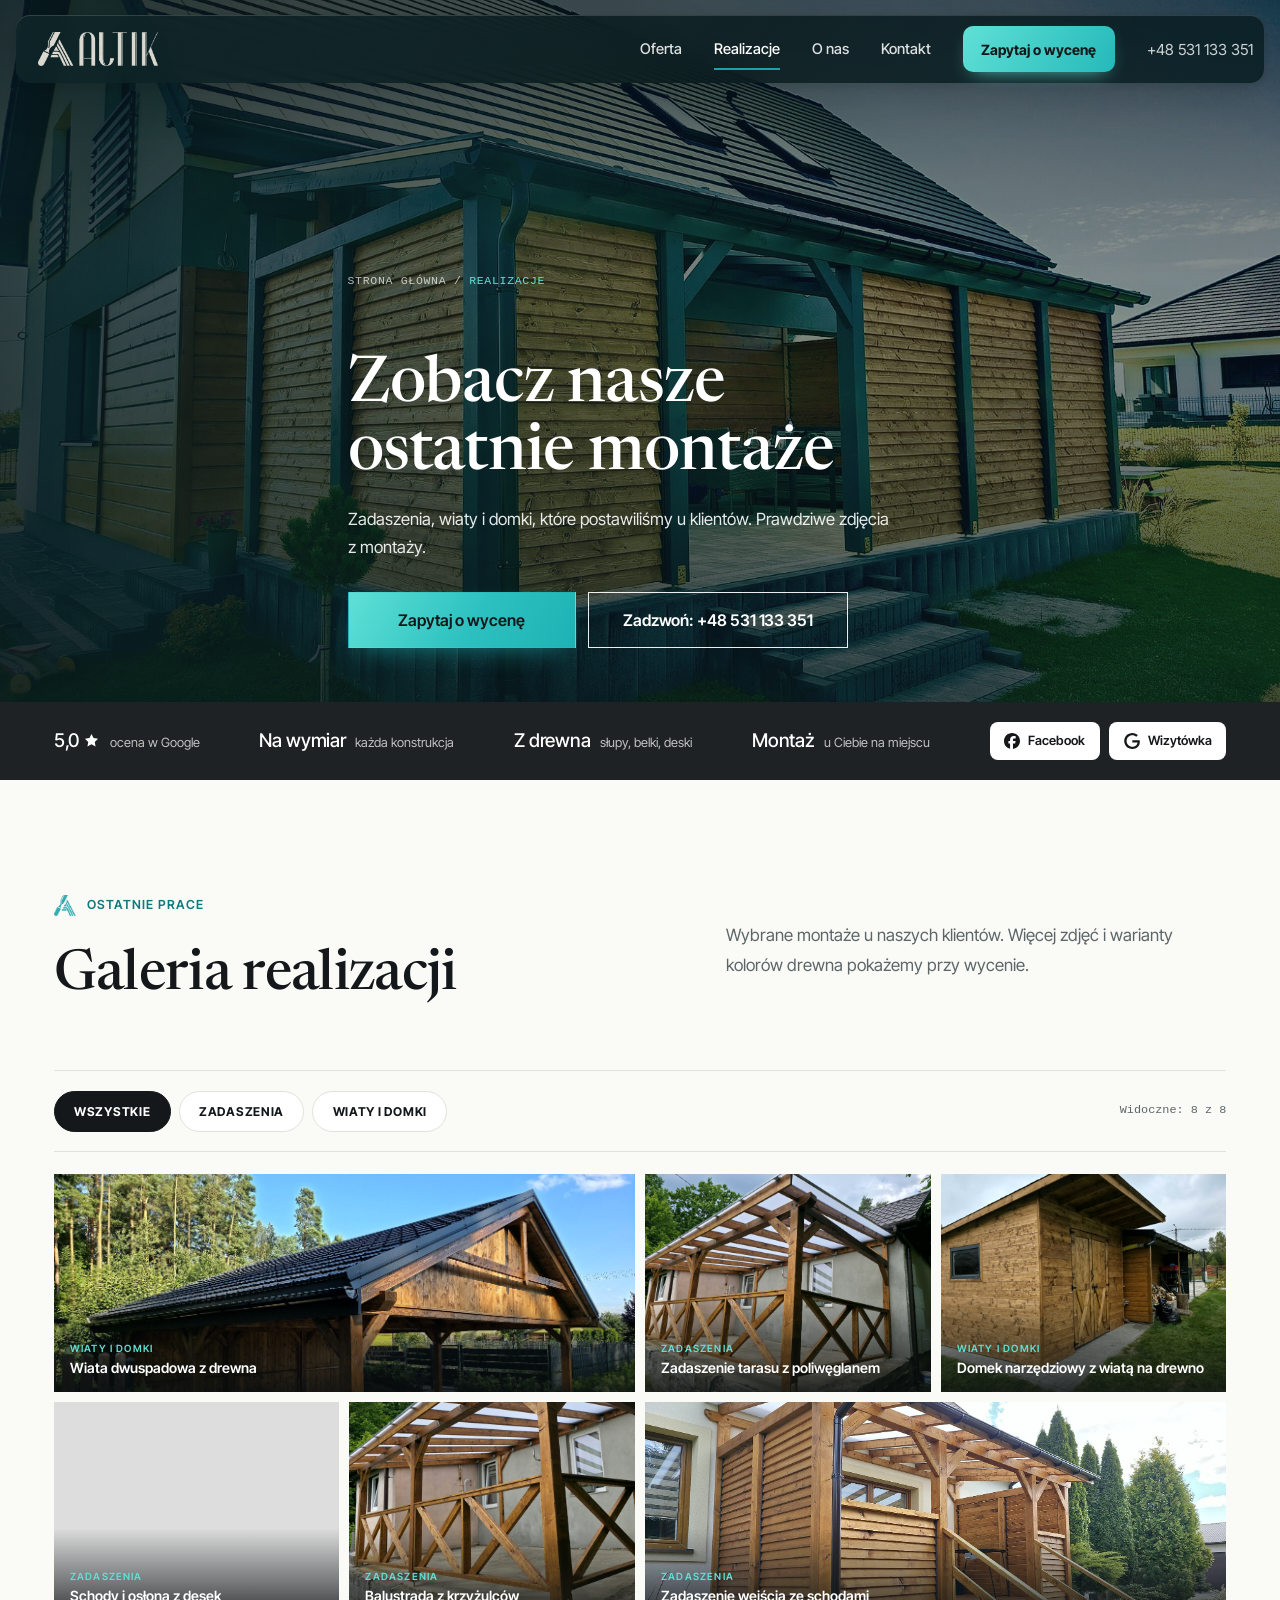
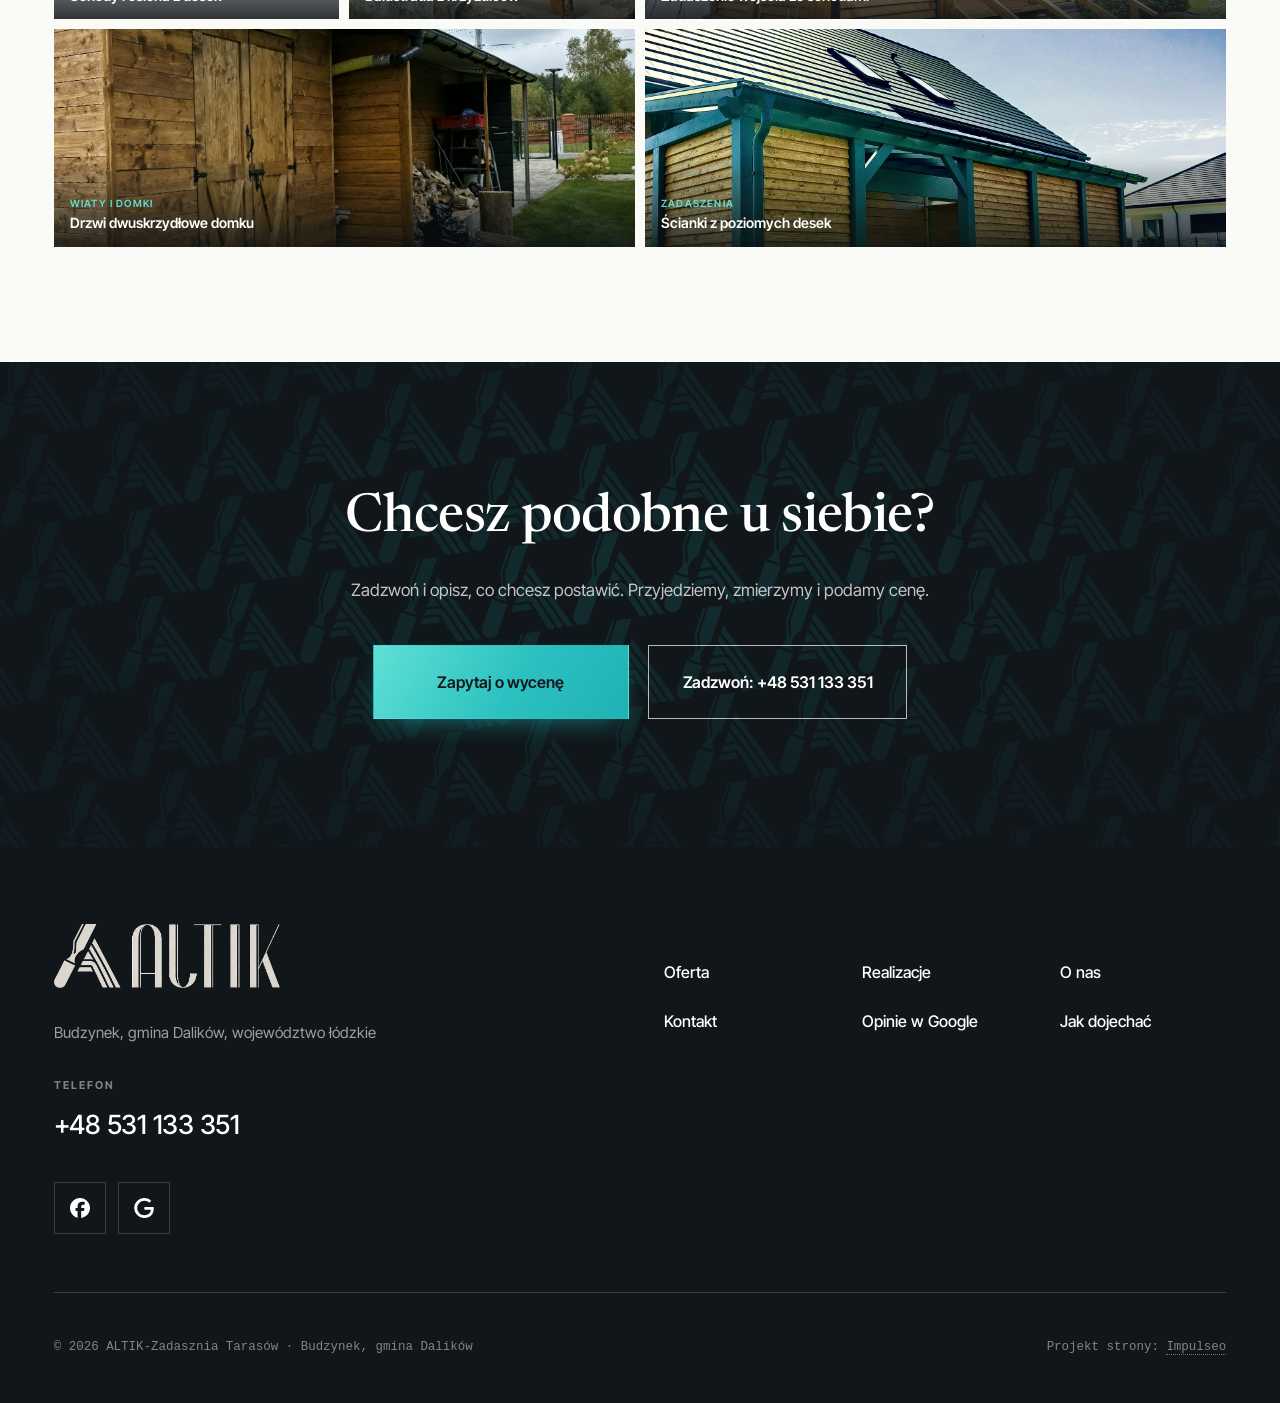
<file: realizacje.html>
<!DOCTYPE html>
<html lang="pl">
<head>
<meta charset="UTF-8">
<meta name="viewport" content="width=device-width, initial-scale=1.0">
<title>Realizacje - ALTIK-Zadasznia Tarasów</title>
<meta name="description" content="Realizacje ALTIK-Zadasznia Tarasów: Zadaszenie tarasu z balustradą, Domek narzędziowy z wiatą na drewno, Zadaszony taras przy domu, Schody i osłona z desek, Balustrada z krzyżulcami">
<link rel="canonical" href="https://kris20032.github.io/altik-zadasznia-tarasow/realizacje.html">
<meta name="robots" content="noindex, nofollow">
<meta property="og:type" content="website">
<meta property="og:locale" content="pl_PL">
<meta property="og:site_name" content="ALTIK-Zadasznia Tarasów">
<meta property="og:title" content="Realizacje - ALTIK-Zadasznia Tarasów">
<meta property="og:description" content="Realizacje ALTIK-Zadasznia Tarasów: Zadaszenie tarasu z balustradą, Domek narzędziowy z wiatą na drewno, Zadaszony taras przy domu, Schody i osłona z desek, Balustrada z krzyżulcami">
<meta property="og:url" content="https://kris20032.github.io/altik-zadasznia-tarasow/realizacje.html">
<meta property="og:image" content="https://kris20032.github.io/altik-zadasznia-tarasow/img/og.jpg">
<meta property="og:image:width" content="1200">
<meta property="og:image:height" content="630">
<meta name="twitter:card" content="summary_large_image">
<link rel="preconnect" href="https://fonts.googleapis.com">
<link rel="preconnect" href="https://fonts.gstatic.com" crossorigin>
<link href="https://fonts.googleapis.com/css2?family=Inter+Tight:wght@300;400;500;600;700&family=Newsreader:ital,opsz,wght@0,6..72,400;0,6..72,500;1,6..72,500&display=swap" rel="stylesheet">
<link rel="stylesheet" href="assets/styles.css?v=20261113">
<meta name="theme-color" content="#101619">
<script>document.documentElement.className+=" js"</script>
</head>
<body class="page-sub">
<header class="nav">
  <div class="nav-inner">
    <a class="brand" href="index.html"><img class="brand-logo" src="img/logo-jasne.png" alt="ALTIK-Zadasznia Tarasów" width="791" height="224" decoding="async"></a>
    <nav class="nav-links">
      <a href="oferta.html">Oferta</a>
      <a href="realizacje.html" class="is-active">Realizacje</a>
      <a href="o-nas.html">O&nbsp;nas</a>
      <a href="kontakt.html">Kontakt</a>
      <a href="kontakt.html" class="nav-cta">Zapytaj o&nbsp;wycenę</a>
      <a href="tel:+48531133351" class="nav-tel">+48 531 133 351</a>
    </nav>
    <button class="nav-toggle" aria-label="Menu"><span></span><span></span><span></span></button>
  </div>
</header>

<main>
<section class="hero hero-page">
  <div class="ph-img"><img src="img/g3.jpg" alt="Zadaszony taras ALTIK przy domu" width="1800" height="1350" fetchpriority="high" decoding="async"></div>
  <div class="hero-shade" aria-hidden="true"></div>
  <div class="wrap">
    <p class="crumbs"><a href="index.html">Strona główna</a> / <b>Realizacje</b></p>
    <h1>Zobacz nasze ostatnie montaże</h1>
    <p class="ph-lead">Zadaszenia, wiaty i&nbsp;domki, które postawiliśmy u&nbsp;klientów. Prawdziwe zdjęcia z&nbsp;montaży.</p>
    <div class="hero-actions">
      <a href="kontakt.html" class="btn btn-teal">Zapytaj o&nbsp;wycenę</a>
      <a href="tel:+48531133351" class="btn btn-line">Zadzwoń: +48 531 133 351</a>
    </div>
  </div>
</section>
<div class="statbar">
  <div class="wrap">
    <div class="sb-item"><b>5,0 <svg viewBox="0 0 24 24" aria-hidden="true"><path d="M12 2.8l2.85 5.8 6.4.93-4.63 4.5 1.1 6.37L12 17.4l-5.72 3 1.1-6.37-4.63-4.5 6.4-.93L12 2.8Z" fill="currentColor"/></svg></b><span>ocena w&nbsp;Google</span></div>
    <div class="sb-item"><b>Na wymiar</b><span>każda konstrukcja</span></div>
    <div class="sb-item"><b>Z&nbsp;drewna</b><span>słupy, belki, deski</span></div>
    <div class="sb-item"><b>Montaż</b><span>u&nbsp;Ciebie na miejscu</span></div>
    <div class="sb-soc"><a href="https://www.facebook.com/profile.php?id=61560947844599" target="_blank" rel="noopener"><svg viewBox="0 0 24 24" aria-hidden="true" focusable="false"><path d="M9.101 23.691v-7.98H6.627v-3.667h2.474v-1.58c0-4.085 1.848-5.978 5.858-5.978.401 0 .955.042 1.468.103a8.68 8.68 0 0 1 1.141.195v3.325a8.623 8.623 0 0 0-.653-.036 26.805 26.805 0 0 0-.733-.009c-.707 0-1.259.096-1.675.309a1.686 1.686 0 0 0-.679.622c-.258.42-.374.995-.374 1.752v1.297h3.919l-.386 2.103-.287 1.564h-3.246v8.245C19.396 23.238 24 18.179 24 12.044c0-6.627-5.373-12-12-12s-12 5.373-12 12c0 5.628 3.874 10.35 9.101 11.647Z" fill="currentColor"/></svg> Facebook</a><a href="https://www.google.com/maps/place/ALTIK-Zadasznia+Taras%C3%B3w/data=!4m2!3m1!1s0x21ed0c8a15a87baf:0x39200f7d94e8aa89" target="_blank" rel="noopener"><svg viewBox="0 0 24 24" aria-hidden="true" focusable="false"><path d="M12.48 10.92v3.28h7.84c-.24 1.84-.853 3.187-1.787 4.133-1.147 1.147-2.933 2.4-6.053 2.4-4.827 0-8.6-3.893-8.6-8.72s3.773-8.72 8.6-8.72c2.6 0 4.507 1.027 5.907 2.347l2.307-2.307C18.747 1.44 16.133 0 12.48 0 5.867 0 .307 5.387.307 12s5.56 12 12.173 12c3.573 0 6.267-1.173 8.373-3.36 2.16-2.16 2.84-5.213 2.84-7.667 0-.76-.053-1.467-.173-2.053H12.48z" fill="currentColor"/></svg> Wizytówka</a></div>
  </div>
</div>

<section class="sec sec-paper">
  <div class="wrap">
    <div class="svc-head reveal">
      <div>
        <span class="eyebrow">Ostatnie prace</span>
        <h2 class="h2">Galeria realizacji</h2>
      </div>
      <p class="lead">Wybrane montaże u&nbsp;naszych klientów. Więcej zdjęć i&nbsp;warianty kolorów drewna pokażemy przy wycenie.</p>
    </div>
    <div class="filters reveal">
      <div class="chips"><button type="button" class="is-on" data-f="all">Wszystkie</button><button type="button" data-f="zadaszenia">Zadaszenia</button><button type="button" data-f="wiaty">Wiaty i&nbsp;domki</button></div>
      <span class="cnt">Widoczne: 8 z&nbsp;8</span>
    </div>
    <div class="gal">
      <figure class="reveal wide" data-k="wiaty"><img src="img/hero.jpg" alt="Wiata dwuspadowa z drewna" decoding="async"><figcaption><small>Wiaty i&nbsp;domki</small>Wiata dwuspadowa z&nbsp;drewna</figcaption></figure>
      <figure class="reveal" data-k="zadaszenia"><img src="img/g1.jpg" alt="Zadaszenie tarasu z poliwęglanem" decoding="async"><figcaption><small>Zadaszenia</small>Zadaszenie tarasu z&nbsp;poliwęglanem</figcaption></figure>
      <figure class="reveal" data-k="wiaty"><img src="img/g2.jpg" alt="Domek narzędziowy z wiatą na drewno" decoding="async"><figcaption><small>Wiaty i&nbsp;domki</small>Domek narzędziowy z&nbsp;wiatą na drewno</figcaption></figure>
      <figure class="reveal" data-k="zadaszenia"><img src="img/g4.jpg" alt="Schody i osłona z desek" decoding="async"><figcaption><small>Zadaszenia</small>Schody i&nbsp;osłona z&nbsp;desek</figcaption></figure>
      <figure class="reveal" data-k="zadaszenia"><img src="img/g5.jpg" alt="Balustrada z krzyżulców" decoding="async"><figcaption><small>Zadaszenia</small>Balustrada z&nbsp;krzyżulców</figcaption></figure>
      <figure class="reveal wide" data-k="zadaszenia"><img src="img/about.jpg" alt="Zadaszenie wejścia ze schodami" decoding="async"><figcaption><small>Zadaszenia</small>Zadaszenie wejścia ze schodami</figcaption></figure>
      <figure class="reveal wide" data-k="wiaty"><img src="img/g6.jpg" alt="Drzwi dwuskrzydłowe domku" decoding="async"><figcaption><small>Wiaty i&nbsp;domki</small>Drzwi dwuskrzydłowe domku</figcaption></figure>
      <figure class="reveal wide" data-k="zadaszenia"><img src="img/g7.jpg" alt="Ścianki z poziomych desek" decoding="async"><figcaption><small>Zadaszenia</small>Ścianki z&nbsp;poziomych desek</figcaption></figure>
    </div>
  </div>
</section>
<section class="cta">
  <div class="wrap reveal">
    <h2>Chcesz podobne u&nbsp;siebie?</h2>
    <p>Zadzwoń i&nbsp;opisz, co chcesz postawić. Przyjedziemy, zmierzymy i&nbsp;podamy cenę.</p>
    <div class="row">
      <a href="kontakt.html" class="btn btn-teal">Zapytaj o&nbsp;wycenę</a>
      <a href="tel:+48531133351" class="btn btn-line">Zadzwoń: +48 531 133 351</a>
    </div>
  </div>
</section>

</main>

<footer>
  <div class="wrap">
    <div class="f-top">
      <div>
        <img class="f-logo" src="img/logo-jasne.png" alt="ALTIK-Zadasznia Tarasów" width="791" height="224" loading="lazy" decoding="async">
        <p class="f-addr">Budzynek, gmina Dalików, województwo łódzkie</p>
        <p class="f-lab">Telefon</p>
        <a class="f-tel" href="tel:+48531133351">+48 531 133 351</a>
        <div class="f-soc">
          <a class="soc" href="https://www.facebook.com/profile.php?id=61560947844599" target="_blank" rel="noopener" aria-label="Facebook - ALTIK-Zadasznia Tarasów"><svg viewBox="0 0 24 24" aria-hidden="true" focusable="false"><path d="M9.101 23.691v-7.98H6.627v-3.667h2.474v-1.58c0-4.085 1.848-5.978 5.858-5.978.401 0 .955.042 1.468.103a8.68 8.68 0 0 1 1.141.195v3.325a8.623 8.623 0 0 0-.653-.036 26.805 26.805 0 0 0-.733-.009c-.707 0-1.259.096-1.675.309a1.686 1.686 0 0 0-.679.622c-.258.42-.374.995-.374 1.752v1.297h3.919l-.386 2.103-.287 1.564h-3.246v8.245C19.396 23.238 24 18.179 24 12.044c0-6.627-5.373-12-12-12s-12 5.373-12 12c0 5.628 3.874 10.35 9.101 11.647Z" fill="currentColor"/></svg></a>
          <a class="soc" href="https://www.google.com/maps/place/ALTIK-Zadasznia+Taras%C3%B3w/data=!4m2!3m1!1s0x21ed0c8a15a87baf:0x39200f7d94e8aa89" target="_blank" rel="noopener" aria-label="Google - ALTIK-Zadasznia Tarasów"><svg viewBox="0 0 24 24" aria-hidden="true" focusable="false"><path d="M12.48 10.92v3.28h7.84c-.24 1.84-.853 3.187-1.787 4.133-1.147 1.147-2.933 2.4-6.053 2.4-4.827 0-8.6-3.893-8.6-8.72s3.773-8.72 8.6-8.72c2.6 0 4.507 1.027 5.907 2.347l2.307-2.307C18.747 1.44 16.133 0 12.48 0 5.867 0 .307 5.387.307 12s5.56 12 12.173 12c3.573 0 6.267-1.173 8.373-3.36 2.16-2.16 2.84-5.213 2.84-7.667 0-.76-.053-1.467-.173-2.053H12.48z" fill="currentColor"/></svg></a>
        </div>
      </div>
      <nav class="f-nav" aria-label="Stopka">
        <a href="oferta.html">Oferta</a>
        <a href="realizacje.html">Realizacje</a>
        <a href="o-nas.html">O&nbsp;nas</a>
        <a href="kontakt.html">Kontakt</a>
        <a href="https://www.google.com/maps/place/ALTIK-Zadasznia+Taras%C3%B3w/data=!4m2!3m1!1s0x21ed0c8a15a87baf:0x39200f7d94e8aa89" target="_blank" rel="noopener">Opinie w&nbsp;Google</a>
        <a href="https://www.google.com/maps/place/ALTIK-Zadasznia+Taras%C3%B3w/data=!4m2!3m1!1s0x21ed0c8a15a87baf:0x39200f7d94e8aa89" target="_blank" rel="noopener">Jak dojechać</a>
      </nav>
    </div>
    <div class="f-bot">
      <span>© 2026 ALTIK-Zadasznia Tarasów · Budzynek, gmina Dalików</span>
      <span>Projekt strony: <a href="https://impulseo.pl" target="_blank" rel="noopener">Impulseo</a></span>
    </div>
  </div>
</footer>
<div class="sticky-reserve"><a class="sr-book" href="kontakt.html">Zapytaj o wycenę</a><a class="sr-call" href="tel:+48531133351" aria-label="Zadzwoń"><svg class="ico-tel" width="16" height="16" viewBox="0 0 24 24" fill="none" aria-hidden="true"><path d="M6.6 10.8a15.5 15.5 0 0 0 6.6 6.6l2.2-2.2a1 1 0 0 1 1-.24 11.4 11.4 0 0 0 3.6.58 1 1 0 0 1 1 1V20a1 1 0 0 1-1 1A17 17 0 0 1 3 4a1 1 0 0 1 1-1h3.5a1 1 0 0 1 1 1c0 1.25.2 2.46.58 3.6a1 1 0 0 1-.25 1l-2.23 2.2Z" fill="currentColor"/></svg></a></div>
<div class="demo-wazne" data-do="2026-11-19" data-cykl="3" hidden><svg class="dw-ico" width="13" height="13" viewBox="0 0 24 24" fill="none" aria-hidden="true"><circle cx="12" cy="12" r="8.6" stroke="currentColor" stroke-width="1.8"/><path d="M12 7.2V12l3.3 2" stroke="currentColor" stroke-width="1.8" stroke-linecap="round"/></svg><span class="dw-txt"></span></div>

<script src="assets/main.js?v=20261113"></script>
</body>
</html>
</file>
<file: assets/styles.css>
/* ALTIK - zadaszenia tarasów. Układ wzorowany 1:1 na wskazanej stronie referencyjnej
   (teal + szeryfowy nagłówek + mono etykiety). Jeden arkusz dla wszystkich podstron. */
:root{
  --teal:#1aa2a7;
  --teal-deep:#147f83;
  --teal-text:#11797d;
  --teal-hi:#5fe0d6;
  --ink:#14181a;
  --ink-deep:#101619;
  --ink-panel:#151b1d;
  --ink-body:#3f4647;
  --slate:#5c6668;
  --slate-soft:#8c9394;
  --paper:#fafaf7;
  --paper-2:#f4f3ef;
  --white:#fff;
  --cream:#f6f0e6;
  --line:#e3e1dc;
  --line-dark:#394043;
  --accent:#1aa2a7;
  --accent-d:#147f83;
  --accent-soft:#e3f4f4;
  --serif:"Newsreader",Georgia,"Times New Roman",serif;
  --sans:"Inter Tight",system-ui,-apple-system,"Segoe UI",Roboto,sans-serif;
  --mono:ui-monospace,SFMono-Regular,Menlo,Consolas,monospace;
  --gutter:clamp(1.25rem,4.2vw,3.75rem);
  --max:1340px;
  --ease:cubic-bezier(.23,1,.32,1);
  --nav-h:68px;
}
*,*::before,*::after{box-sizing:border-box}
html{-webkit-text-size-adjust:100%;scroll-behavior:smooth}
body{margin:0;font-family:var(--sans);font-size:17px;line-height:1.65;color:var(--ink-body);background:var(--paper);
  -webkit-font-smoothing:antialiased;text-rendering:optimizeLegibility;overflow-x:hidden}
img{max-width:100%;height:auto;display:block}
a{color:inherit;text-decoration:none}
h1,h2,h3,h4{margin:0;font-family:var(--serif);font-weight:500;color:var(--ink);letter-spacing:-.012em;line-height:1.06;text-wrap:balance}
p{margin:0}
.wrap{max-width:var(--max);margin:0 auto;padding:0 var(--gutter)}
.sec{padding:clamp(4.5rem,9vw,8.5rem) 0}
.sec-paper{background:var(--paper)}
.sec-white{background:var(--white)}
.sec-sunken{background:var(--paper-2)}
.muted{color:var(--slate)}

/* ---------- etykieta sekcji z sygnetem ---------- */
.eyebrow{display:inline-flex;align-items:center;gap:.7rem;font-family:var(--sans);font-size:.78rem;font-weight:600;
  letter-spacing:.08em;text-transform:uppercase;color:var(--teal-text)}
.eyebrow::before{content:"";width:22px;height:21px;flex:none;background:url(../img/logo-sygnet.png) center/contain no-repeat}
.eyebrow.on-dark{color:#e8f3f2}
.eyebrow.on-dark::before{background-image:url(../img/logo-sygnet-jasny.png)}
.h2{font-size:clamp(2.3rem,4.4vw,4.1rem);margin-top:1.4rem}
.lead{font-size:1.06rem;line-height:1.75;color:var(--slate);max-width:52ch}

/* ---------- przyciski ---------- */
.btn{display:inline-flex;align-items:center;justify-content:center;gap:.55rem;min-height:56px;padding:.8rem 2.1rem;
  font-family:var(--sans);font-weight:600;font-size:1rem;letter-spacing:-.005em;border:1.5px solid transparent;
  transition:transform .25s var(--ease),box-shadow .25s var(--ease),background .25s var(--ease),color .25s var(--ease),border-color .25s var(--ease);
  cursor:pointer;white-space:nowrap}
.btn-teal{background:linear-gradient(120deg,var(--teal-hi) 0%,#2cc1c0 55%,#1fb2b4 100%);color:var(--ink);
  box-shadow:0 10px 28px -12px rgba(26,162,167,.85)}
.btn-teal:hover{transform:translateY(-2px);box-shadow:0 16px 34px -12px rgba(26,162,167,.95)}
.btn-line{border-color:rgba(255,255,255,.92);color:#fff;background:transparent}
.btn-line:hover{transform:translateY(-2px);box-shadow:0 16px 34px -14px rgba(0,0,0,.55)}
.btn-ink{background:var(--ink);color:#fff}
.btn-ink:hover{transform:translateY(-2px);box-shadow:0 16px 34px -14px rgba(20,24,26,.6)}
.btn-ink-line{border-color:var(--ink);color:var(--ink);background:transparent}
.btn-ink-line:hover{transform:translateY(-2px);box-shadow:0 16px 34px -14px rgba(20,24,26,.45)}
.link-arrow{display:inline-flex;align-items:center;gap:.6rem;color:var(--teal-text);font-weight:500;font-size:1.05rem;
  padding-bottom:.45rem;border-bottom:2px solid var(--teal)}
.link-arrow .arr,.btn .arr{transition:transform .25s var(--ease)}
.link-arrow:hover .arr,.btn:hover .arr{transform:translateX(4px)}
.link-arrow.on-dark{color:#fff}

/* ---------- pływający pasek (wszystkie podstrony) ---------- */
.nav{position:fixed;top:clamp(.5rem,1.2vw,1rem);left:clamp(.5rem,1.35vw,1rem);right:clamp(.5rem,1.35vw,1rem);z-index:80;
  height:var(--nav-h);border-radius:14px;
  background:linear-gradient(135deg,rgba(16,38,41,.86) 0%,rgba(7,23,26,.8) 58%,rgba(8,29,32,.84) 100%);
  backdrop-filter:blur(14px) saturate(140%);-webkit-backdrop-filter:blur(14px) saturate(140%);
  box-shadow:0 1px 0 rgba(255,255,255,.14) inset,0 2px 8px rgba(4,23,25,.12),0 16px 40px rgba(4,23,25,.18);
  transition:transform .45s var(--ease),opacity .35s var(--ease)}
.nav-inner{height:100%;display:flex;align-items:center;justify-content:space-between;gap:1.5rem;padding:0 .7rem 0 1.4rem}
.brand{display:flex;align-items:center;flex:none}
.brand-logo{height:34px;width:auto}
.nav-links{display:flex;align-items:center;gap:2rem}
.nav-links a{color:rgba(255,255,255,.86);font-size:.92rem;font-weight:500;position:relative;padding:.3rem 0;transition:color .2s}
.nav-links a:hover,.nav-links a.is-active{color:#fff}
.nav-links a.is-active::after{content:"";position:absolute;left:0;right:0;bottom:-4px;height:2px;background:var(--teal)}
.nav-links .nav-cta{display:inline-flex;align-items:center;gap:.5rem;background:linear-gradient(120deg,var(--teal-hi),#25b9ba);
  color:var(--ink);font-weight:700;font-size:.88rem;padding:.72rem 1.15rem;border-radius:10px;box-shadow:0 8px 20px -10px rgba(95,224,214,.9)}
.nav-links .nav-cta:hover{color:var(--ink);transform:translateY(-1px)}
.nav-links .nav-tel{color:rgba(255,255,255,.8);font-weight:400;font-size:.95rem;white-space:nowrap}
.nav-toggle{display:none;width:46px;height:46px;border:0;background:rgba(255,255,255,.08);border-radius:10px;cursor:pointer;
  flex-direction:column;align-items:center;justify-content:center;gap:5px}
.nav-toggle span{display:block;width:20px;height:2px;background:#fff;border-radius:2px}
/* na stronie głównej pasek wjeżdża dopiero po zjechaniu z wielkiego logo */
.page-home .nav{transform:translateY(calc(-100% - 2rem));opacity:0;pointer-events:none}
.page-home .nav.is-shown{transform:none;opacity:1;pointer-events:auto}

/* ---------- HERO strony głównej ---------- */
.hero{position:relative;color:#fff;overflow:hidden;isolation:isolate}
.hero-home{min-height:100svh;display:flex;flex-direction:column}
/* okno na nieruchome zdjęcie: zdjęcie stoi, treść przewija się nad nim */
.hero-media{position:absolute;inset:0;z-index:-2;clip-path:inset(0 0 0 0)}
.hero-media img{position:absolute;top:0;left:0;width:100%;height:100vh;height:100lvh;object-fit:cover;object-position:60% 55%;will-change:transform}
.hero-shade{position:absolute;inset:0;z-index:-1;
  background:
    linear-gradient(180deg,rgba(9,52,58,.78) 0%,rgba(10,62,68,.42) 34%,rgba(10,60,66,.30) 62%,rgba(8,28,32,.66) 100%),
    linear-gradient(90deg,rgba(10,70,76,.72) 0%,rgba(14,96,104,.36) 48%,rgba(20,120,128,.10) 100%)}
.hero-inner{position:relative;flex:1;display:flex;flex-direction:column;width:100%;padding-top:clamp(1.1rem,2.6vh,2rem)}
.hero-mark{display:block;width:min(100%,calc(min(27svh,300px) * 3.53))}
.hero-mark img{width:100%;height:auto;filter:drop-shadow(0 6px 30px rgba(0,30,34,.35))}
.hero-bar{display:flex;align-items:center;justify-content:space-between;gap:2rem;margin-top:clamp(1rem,3.4vh,2.4rem)}
.hero-links{display:flex;gap:clamp(1.4rem,3vw,3rem)}
.hero-links a{color:#fff;font-size:.93rem;font-weight:500;opacity:.92;transition:opacity .2s}
.hero-links a:hover{opacity:1;text-decoration:underline;text-underline-offset:6px;text-decoration-color:var(--teal-hi)}
.hero-call{display:flex;align-items:center;gap:1rem}
.pill-teal{display:inline-flex;align-items:center;height:48px;padding:0 1.4rem;border-radius:999px;font-weight:700;font-size:.9rem;color:var(--ink);
  background:linear-gradient(120deg,var(--teal-hi),#26b6b8);box-shadow:0 8px 22px -8px rgba(0,0,0,.35),inset 0 0 0 1px rgba(255,255,255,.35)}
.pill-teal:hover{transform:translateY(-1px)}
.hero-tel{color:#fff;font-size:1.08rem;font-weight:400;white-space:nowrap;text-shadow:0 1px 3px rgba(0,0,0,.75),0 0 18px rgba(0,0,0,.55)}
.hero-copy{margin-top:auto;padding:clamp(1.6rem,5vh,3.6rem) 0 clamp(2rem,6vh,3.6rem);max-width:880px}
.hero-copy h1{color:#fff;font-size:clamp(2.6rem,min(5.4vw,8.4svh),4.75rem);line-height:1.04;text-shadow:0 2px 30px rgba(0,30,34,.35)}
.hero-copy p{margin-top:clamp(1rem,2.4vh,1.6rem);font-size:1.06rem;line-height:1.6;max-width:560px;color:rgba(255,255,255,.94)}
.hero-actions{display:flex;flex-wrap:wrap;gap:.8rem;margin-top:clamp(1.3rem,3.4vh,2.1rem)}
.hero-actions .btn{min-width:228px}

/* pasek z liczbami pod hero */
.statbar{background:#1f2224;color:#fff;position:relative}
.statbar .wrap{display:flex;align-items:center;justify-content:space-between;gap:1.5rem;min-height:78px;flex-wrap:wrap;padding-top:.7rem;padding-bottom:.7rem}
.sb-item{display:flex;align-items:baseline;gap:.6rem;white-space:nowrap}
.sb-item b{font-weight:500;font-size:1.18rem;letter-spacing:-.01em;display:inline-flex;align-items:center;gap:.25rem}
.sb-item b svg{width:17px;height:17px}
.sb-item span{font-size:.8rem;color:rgba(255,255,255,.72)}
.sb-soc{display:flex;gap:.6rem}
.sb-soc a{display:inline-flex;align-items:center;gap:.5rem;background:#fff;color:var(--ink);border-radius:8px;padding:.5rem .9rem;font-size:.8rem;font-weight:600}
.sb-soc a svg{width:16px;height:16px}

/* ---------- PAGEHEAD podstron ---------- */
.hero-page{min-height:min(78svh,720px);display:flex;flex-direction:column;justify-content:flex-end}
.hero-page .ph-img{position:absolute;inset:0;z-index:-2}
.hero-page .ph-img img{width:100%;height:100%;object-fit:cover}
.hero-page .hero-shade{background:linear-gradient(180deg,rgba(8,22,25,.62) 0%,rgba(8,22,25,.38) 40%,rgba(8,22,25,.74) 100%),
  linear-gradient(90deg,rgba(8,30,34,.7) 0%,rgba(8,30,34,.1) 70%)}
.hero-page .wrap{padding-top:calc(var(--nav-h) + 4rem);padding-bottom:clamp(2.4rem,6vh,4rem)}
.crumbs{font-family:var(--mono);font-size:.72rem;letter-spacing:.06em;text-transform:uppercase;color:rgba(255,255,255,.7);margin-bottom:clamp(2rem,7vh,5rem)}
.crumbs a{color:rgba(255,255,255,.7)}
.crumbs b{color:var(--teal-hi);font-weight:400}
.hero-page h1{color:#fff;font-size:clamp(2.5rem,5vw,4.4rem);max-width:15ch}
.hero-page .ph-lead{color:rgba(255,255,255,.9);margin-top:1.1rem;max-width:56ch;font-size:1.05rem}

/* ---------- O NAS (split ze zdjęciem i podpisem) ---------- */
.about-grid{display:grid;grid-template-columns:1.08fr .92fr;gap:clamp(2.5rem,8vw,9rem);align-items:start}
.about-copy .h2{max-width:13ch;margin-top:2.6rem}
.about-copy .txt{margin-top:clamp(2.2rem,5vw,4.2rem);display:grid;gap:1.6rem;max-width:58ch;font-size:1.04rem;line-height:1.85;color:var(--ink-body)}
.about-actions{display:flex;align-items:center;gap:2.5rem;margin-top:3.4rem;flex-wrap:wrap}
.about-actions .btn{min-width:220px}
.fig{margin:0}
.fig img{width:100%;aspect-ratio:1/1.01;object-fit:cover}
.fig figcaption{display:flex;justify-content:space-between;gap:1rem;margin-top:1.4rem;font-size:.9rem;color:var(--ink)}
.fig figcaption em{font-style:normal;font-size:.72rem;font-weight:600;letter-spacing:.08em;text-transform:uppercase;color:var(--teal-text);white-space:nowrap}
.about-grid .fig{margin-top:3.2rem}

/* ---------- OPINIE ---------- */
.opinie .rev-grid{display:grid;grid-template-columns:1fr 1fr;gap:clamp(2.5rem,8vw,8rem)}
.rev-left{display:flex;flex-direction:column}
.rev-left .h2{margin-top:1.4rem;max-width:12ch}
.rev-quote{margin:clamp(2rem,5vw,3.6rem) 0 0;max-width:470px}
.rev-quote .qmark{font-family:var(--serif);font-style:italic;font-weight:700;color:var(--teal);font-size:3rem;line-height:.6;display:block;margin-bottom:1.2rem}
.rev-quote blockquote{margin:0;font-family:var(--sans);font-weight:300;font-size:clamp(1.5rem,2.3vw,2.1rem);line-height:1.4;letter-spacing:-.02em;color:var(--ink)}
.rev-quote figcaption{margin-top:1.4rem;font-size:.98rem;color:var(--slate)}
.rev-quote figcaption b{color:var(--ink);font-weight:700}
.rev-bottom{margin-top:auto;padding-top:3rem}
.rev-bottom p{color:var(--slate);max-width:32ch}
.rev-bottom .row{display:flex;gap:1.2rem;flex-wrap:wrap;margin-top:1.6rem}
.op-meta{display:flex;justify-content:flex-end;align-items:center;margin:0 0 2.6rem}
.op-google{display:inline-flex;align-items:center;gap:.8rem;color:var(--ink);transition:transform .25s var(--ease),box-shadow .25s var(--ease)}
.op-google:hover{transform:translateY(-2px);box-shadow:0 16px 34px -18px rgba(20,24,26,.45)}
.op-google .g-ico{width:24px;height:24px}
.op-google .g-num{font-family:var(--sans);font-weight:500;font-size:2.7rem;letter-spacing:-.02em;line-height:1}
.op-google .g-side{display:flex;flex-direction:column;gap:.1rem;font-size:.86rem;color:var(--slate)}
.stars{display:inline-flex;gap:2px;color:var(--teal)}
.stars svg{width:15px;height:15px}
.rev-list-head{display:flex;justify-content:space-between;align-items:center;padding-bottom:1.1rem;border-bottom:1px solid var(--line);
  font-size:.76rem;letter-spacing:.08em;text-transform:uppercase;font-weight:600;color:var(--slate)}
.rev-item{padding:2.4rem 0;border-bottom:1px solid var(--line)}
.rev-item p{font-size:1.04rem;line-height:1.75;color:var(--ink-body)}
.rev-item .who{display:flex;align-items:center;flex-wrap:wrap;gap:.6rem;margin-top:1.4rem;font-size:.92rem;color:var(--slate)}
.rev-item .who b{color:var(--ink)}
.rev-all{display:inline-flex;align-items:center;gap:.6rem;margin-top:2rem;font-weight:600;color:var(--ink)}
.rev-all:hover .arr{transform:translateX(4px)}

/* ---------- REALIZACJE (ciemna sekcja z przeglądarką) ---------- */
.show{background:var(--ink-deep);color:#e9eeee;position:relative;overflow:hidden}
.show::before{content:"";position:absolute;inset:0;opacity:.07;pointer-events:none;
  background:url(../img/logo-sygnet.png) 0 0/58px 55px repeat;transform:rotate(-8deg) scale(1.3)}
.show .wrap{position:relative}
.show-head{display:flex;justify-content:space-between;align-items:flex-end;gap:3rem;margin-bottom:2.6rem}
.show-head .h2{color:#fff;margin-top:1rem}
.show-head p{max-width:30ch;color:rgba(233,238,238,.72);font-size:1.02rem}
.show-grid{display:grid;grid-template-columns:1fr 355px;gap:2rem;align-items:start}
.viewer{position:relative;aspect-ratio:16/10;overflow:hidden;background:#0b1012}
.viewer img{width:100%;height:100%;object-fit:cover;transition:opacity .45s var(--ease),transform 1.2s var(--ease)}
.viewer img.swap{opacity:0;transform:scale(1.02)}
.chip{position:absolute;top:14px;left:16px;background:rgba(16,22,25,.82);color:#fff;font-family:var(--mono);font-size:.7rem;letter-spacing:.12em;
  text-transform:uppercase;padding:.45rem .7rem}
.viewer-foot{display:flex;justify-content:space-between;margin-top:1rem;font-family:var(--mono);font-size:.78rem;color:rgba(233,238,238,.6)}
.thumbs{display:grid;grid-template-columns:repeat(3,1fr);gap:10px;margin-top:1.2rem}
.thumb{position:relative;min-height:70px;border:0;padding:0;cursor:pointer;overflow:hidden;background:#0b1012;text-align:left;outline:2px solid transparent;outline-offset:-2px;transition:outline-color .2s}
.thumb img{position:absolute;inset:0;width:100%;height:100%;object-fit:cover;opacity:.45;transition:opacity .25s}
.thumb::after{content:"";position:absolute;inset:0;background:linear-gradient(90deg,rgba(10,15,17,.85),rgba(10,15,17,.25))}
.thumb span{position:relative;z-index:1;display:block;padding:.65rem .75rem;color:#fff;font-size:.86rem;font-weight:600;line-height:1.25}
.thumb small{display:block;font-family:var(--mono);font-size:.62rem;font-weight:400;letter-spacing:.12em;color:rgba(255,255,255,.7);margin-bottom:.15rem}
.thumb:hover img{opacity:.7}
.thumb.is-on{outline-color:var(--teal)}
.thumb.is-on img{opacity:.8}
.panel{border:1px solid var(--line-dark);padding:1.9rem 1.7rem 2rem}
.panel .p-kind{font-family:var(--mono);font-size:.76rem;letter-spacing:.1em;text-transform:uppercase;color:var(--teal);line-height:1.6;padding-bottom:1.4rem;border-bottom:1px solid var(--line-dark)}
.panel dl{margin:0}
.panel dt{font-family:var(--mono);font-size:.68rem;letter-spacing:.14em;text-transform:uppercase;color:rgba(233,238,238,.55);margin-top:1.15rem}
.panel dd{margin:.35rem 0 0;padding-bottom:1.1rem;border-bottom:1px solid var(--line-dark);color:#fff;font-weight:600;font-size:.98rem;line-height:1.4}
.panel .link-arrow{margin-top:2rem}

/* ---------- WYCENA (karty) ---------- */
.cost-grid{display:grid;grid-template-columns:1fr 1fr;gap:clamp(2rem,6vw,6rem);align-items:center}
.cost-copy .h2{max-width:12ch}
.cost-copy .lead{margin-top:2rem}
.cost-copy .btn{margin-top:2.4rem}
.cards{position:relative;min-height:470px}
.card-dark{position:absolute;top:0;right:0;width:min(100%,400px);background:var(--ink);color:#e6ecec;padding:1.8rem 1.9rem;transform:rotate(1.2deg);
  box-shadow:0 30px 60px -30px rgba(0,0,0,.6);font-family:var(--mono)}
.card-dark .k{font-size:.68rem;letter-spacing:.14em;text-transform:uppercase;color:rgba(230,236,236,.6)}
.card-dark .v{display:flex;justify-content:space-between;align-items:baseline;gap:1rem;margin-top:1.4rem;padding-bottom:1rem;border-bottom:1px dashed rgba(230,236,236,.3)}
.card-dark .v span{font-size:.86rem}
.card-dark .v b{font-size:1.25rem;color:#fff;letter-spacing:.02em}
.card-dark .n{font-size:.74rem;margin-top:.9rem;color:rgba(230,236,236,.7)}
.card-paper{position:absolute;left:0;bottom:0;width:min(100%,460px);background:#f6f2e8;padding:2rem 2rem 1.6rem;transform:rotate(-1deg);
  box-shadow:0 34px 60px -30px rgba(20,24,26,.45);font-family:var(--mono);color:var(--ink)}
.card-paper .k{font-size:.68rem;letter-spacing:.14em;text-transform:uppercase;color:var(--teal-text)}
.card-paper ul{list-style:none;margin:1.2rem 0 0;padding:0;display:grid;gap:.55rem}
.card-paper li{display:flex;align-items:baseline;gap:.5rem;font-size:.78rem}
.card-paper li i{flex:1;border-bottom:1px dashed rgba(20,24,26,.28);transform:translateY(-3px)}
.card-paper li b{font-weight:400;white-space:nowrap}
.card-paper .tot{display:flex;justify-content:space-between;align-items:baseline;margin-top:1.4rem;padding-top:1rem;border-top:2px solid var(--ink);font-weight:700;font-size:.84rem}
.card-paper .tot b{font-size:1.1rem}
.cards .note{position:absolute;right:0;bottom:120px;font-family:var(--mono);font-size:.7rem;color:var(--slate-soft)}

/* ---------- USŁUGI ---------- */
.svc-head{display:grid;grid-template-columns:1fr minmax(0,500px);gap:3rem;align-items:end;margin-bottom:clamp(2.6rem,5vw,4.6rem)}
.svc-head .h2{max-width:14ch}
.svc-head .lead{margin-bottom:1.6rem}
.svc-cols{display:grid;grid-template-columns:repeat(2,minmax(0,1fr));gap:28px}
.svc-block{background:#fff;border:1px solid var(--line)}
.svc-main{padding:40px 40px 34px}
.svc-main .im{overflow:hidden;aspect-ratio:2/1}
.svc-main .im img{width:100%;height:100%;object-fit:cover;transition:transform 1s var(--ease)}
.svc-block:hover .svc-main .im img{transform:scale(1.035)}
.svc-main .t{display:flex;justify-content:space-between;align-items:flex-start;gap:1rem;margin-top:2.2rem}
.svc-main h3{font-size:clamp(1.6rem,2.3vw,2.1rem);text-transform:uppercase;letter-spacing:.01em;font-weight:500}
.sq-arrow{flex:none;width:52px;height:50px;display:grid;place-items:center;border:1px solid var(--ink);color:var(--ink);transition:background .2s,color .2s}
.sq-arrow:hover{background:var(--ink);color:#fff}
.svc-main p{margin-top:1rem;color:var(--slate);max-width:46ch;font-size:1rem}
.svc-sub{display:grid;grid-template-columns:repeat(2,minmax(0,1fr));border-top:1px solid var(--line)}
.svc-sub a{display:block;padding:34px 36px 36px;border-right:1px solid var(--line);border-bottom:1px solid var(--line);transition:background .25s}
.svc-sub a:nth-child(2n){border-right:0}
.svc-sub a:nth-last-child(-n+2){border-bottom:0}
.svc-sub a:hover{background:var(--paper)}
.svc-sub .st{display:flex;justify-content:space-between;gap:1rem}
.svc-sub h4{font-size:1.32rem;font-weight:500}
.svc-sub .st span{color:var(--slate-soft);transition:transform .25s var(--ease),color .2s}
.svc-sub a:hover .st span{transform:translateX(4px);color:var(--teal-text)}
.svc-sub p{margin-top:1.4rem;font-size:.93rem;line-height:1.6;color:var(--slate)}
.svc-note{margin-top:2.4rem;color:var(--slate);font-size:.98rem}
.svc-note a{color:var(--teal-text);font-weight:600;text-decoration:underline;text-underline-offset:3px}

/* ---------- DLACZEGO MY ---------- */
.why{position:relative}
.why-grid{display:grid;grid-template-columns:minmax(0,1fr) minmax(0,.72fr);gap:clamp(2rem,4.5vw,4rem);align-items:start}
.why-copy .h2{max-width:14ch;margin-bottom:clamp(2.4rem,4.5vw,4rem)}
.why-cells{display:grid;grid-template-columns:1fr 1fr;border-top:1px solid var(--line);border-bottom:1px solid var(--line)}
.why-cells div{padding:2.2rem 2.4rem 2.6rem 0}
.why-cells div:nth-child(2n){padding-left:2rem;padding-right:0;border-left:1px solid var(--line)}
.why-cells div:nth-child(-n+2){border-bottom:1px solid var(--line)}
.why-cells .no{font-family:var(--mono);font-size:.74rem;color:var(--teal-text);letter-spacing:.06em}
.why-cells h3{font-size:1.45rem;margin-top:1rem}
.why-cells p{margin-top:1rem;color:var(--slate);font-size:1rem;line-height:1.7;max-width:34ch}
.why-photo{position:relative;margin-right:calc(-1 * max(var(--gutter),(100vw - var(--max))/2 + var(--gutter)))}
.why-photo img{width:100%;aspect-ratio:1/1.12;object-fit:cover;object-position:50% 35%}
.why-photo .cap{position:absolute;left:24px;bottom:24px;background:rgba(20,24,26,.88);color:#fff;font-size:.9rem;font-weight:600;padding:.8rem 1.2rem}

/* ---------- GDZIE DZIAŁAMY ---------- */
.area-grid{display:grid;grid-template-columns:1fr 1fr 1.05fr;gap:clamp(1.6rem,3.4vw,3.4rem);margin-top:clamp(3rem,6vw,5.6rem);align-items:start}
.area-grid .h2x{font-family:var(--serif);font-size:clamp(1.6rem,2.2vw,2.05rem);text-transform:uppercase;color:var(--ink);font-weight:500;letter-spacing:.01em}
.area-grid .big{display:block;font-family:var(--mono);font-size:clamp(1.25rem,1.9vw,1.6rem);color:var(--teal-text);margin-top:1.4rem;letter-spacing:.02em}
.area-grid .txt{margin-top:1.6rem;color:var(--slate);line-height:1.9}
.area-grid .go{display:flex;justify-content:space-between;align-items:center;margin-top:2rem;padding-top:1.4rem;border-top:1px solid var(--line);font-weight:700;color:var(--ink)}
.area-grid .go span{color:var(--teal);font-size:1.3rem;transition:transform .25s var(--ease)}
.area-grid .go:hover span{transform:translateX(4px)}
.map{width:100%;height:400px;border:1px solid var(--line);background:#fff;padding:10px;display:block}
.map iframe{width:100%;height:100%;border:0;filter:saturate(.75)}

/* ---------- FAQ ---------- */
.faq-head{display:grid;grid-template-columns:1fr minmax(0,470px);gap:3rem;align-items:end;margin-bottom:clamp(2.4rem,5vw,4.2rem)}
.faq{border-top:1px solid var(--line)}
.faq details{border-bottom:1px solid var(--line)}
.faq summary{list-style:none;display:grid;grid-template-columns:72px 1fr 40px;align-items:center;gap:.5rem;padding:1.6rem 0;cursor:pointer}
.faq summary::-webkit-details-marker{display:none}
.faq summary .n{font-family:var(--mono);font-size:.74rem;color:var(--slate);padding-left:4px}
.faq summary h3{font-size:clamp(1.3rem,2.2vw,2.05rem);font-weight:400}
.faq summary .pl{width:40px;height:40px;border-radius:50%;border:1px solid var(--line);display:grid;place-items:center;color:var(--teal-text);font-size:1.2rem;
  transition:transform .3s var(--ease),background .2s}
.faq details[open] summary .pl{transform:rotate(45deg);background:var(--accent-soft)}
.faq .a{padding:0 3rem 2rem 78px;max-width:860px;color:var(--ink-body);line-height:1.8}
.faq-more{display:inline-block;margin-top:2.4rem;color:var(--teal-text);font-weight:700;text-decoration:underline;text-underline-offset:4px}

/* ---------- CTA (ciemna z deseniem) ---------- */
.cta{background:var(--ink-deep);color:#fff;position:relative;overflow:hidden;text-align:center;padding:clamp(5rem,10vw,9rem) 0}
.cta::before{content:"";position:absolute;inset:-20%;opacity:.22;pointer-events:none;
  background:url(../img/logo-sygnet.png) 0 0/92px 88px repeat;transform:rotate(-8deg)}
.cta::after{content:"";position:absolute;inset:0;pointer-events:none;background:radial-gradient(ellipse at 50% 45%,rgba(16,22,25,.15) 0%,rgba(16,22,25,.75) 70%)}
.cta .wrap{position:relative;z-index:1}
.cta h2{color:#fff;font-size:clamp(2.2rem,4.2vw,3.6rem);max-width:20ch;margin:0 auto}
.cta p{margin:1.8rem auto 0;max-width:58ch;color:rgba(255,255,255,.75)}
.cta .row{display:flex;justify-content:center;gap:1.2rem;margin-top:2.6rem;flex-wrap:wrap}
.cta .row .btn{min-width:256px;min-height:74px}
.cta .btn-line{border-width:1px;border-color:rgba(255,255,255,.7)}

/* ---------- STOPKA ---------- */
footer{background:var(--ink-deep);color:#c9d0d0;padding:clamp(3.5rem,6vw,5.5rem) 0 2.6rem}
.f-top{display:grid;grid-template-columns:1fr 1fr;gap:3rem}
.f-logo{height:64px;width:auto}
.f-addr{margin-top:2rem;font-size:.95rem;color:rgba(201,208,208,.75)}
.f-lab{margin-top:2rem;font-size:.68rem;font-weight:700;letter-spacing:.18em;text-transform:uppercase;color:rgba(201,208,208,.6)}
.f-tel{display:inline-block;margin-top:.5rem;font-size:1.65rem;font-weight:500;color:#fff;letter-spacing:-.01em}
.f-soc{display:flex;gap:12px;margin-top:2.2rem}
.soc{width:52px;height:52px;display:grid;place-items:center;border:1px solid var(--line-dark);color:#fff;transition:border-color .2s,background .2s}
.soc:hover{border-color:var(--teal);background:rgba(26,162,167,.12)}
.soc svg{width:20px;height:20px}
.f-nav{display:grid;grid-template-columns:repeat(3,1fr);gap:1.4rem 2rem;align-content:start;padding-top:2.2rem}
.f-nav a{color:#fff;font-weight:500;font-size:1rem}
.f-nav a:hover{color:var(--teal-hi)}
.f-bot{display:flex;justify-content:space-between;gap:2rem;flex-wrap:wrap;margin-top:3.6rem;padding-top:2.6rem;border-top:1px solid var(--line-dark);
  font-family:var(--mono);font-size:.78rem;line-height:2.2;color:rgba(201,208,208,.6)}
.f-bot a{border-bottom:1px dotted rgba(201,208,208,.5)}

/* ---------- PODSTRONY: siatki ---------- */
.cards-2{display:grid;grid-template-columns:1fr 1fr;border:1px solid var(--line);background:#fff}
.c2{border-right:1px solid var(--line);border-bottom:1px solid var(--line)}
.c2:nth-child(2n){border-right:0}
.c2 .im{overflow:hidden;aspect-ratio:4/3}
.c2 .im img{width:100%;height:100%;object-fit:cover;transition:transform 1s var(--ease)}
.c2:hover .im img{transform:scale(1.035)}
.c2 .bd{padding:2rem 2.2rem 2.4rem}
.c2 .no{font-family:var(--mono);font-size:.74rem;color:var(--teal-text)}
.c2 h3{font-size:1.75rem;margin-top:.8rem}
.c2 p{margin-top:.9rem;color:var(--slate);font-size:.98rem;max-width:48ch}
.c2 .more{display:inline-flex;gap:.5rem;margin-top:1.3rem;color:var(--teal-text);font-weight:600;font-size:.95rem}
.c2 .more:hover .arr{transform:translateX(4px)}
.c2 .arr{transition:transform .25s var(--ease)}

.filters{display:flex;justify-content:space-between;align-items:center;gap:1rem;flex-wrap:wrap;padding:1.2rem 0;border-top:1px solid var(--line);border-bottom:1px solid var(--line);margin-bottom:1.4rem}
.chips{display:flex;gap:.5rem;flex-wrap:wrap}
.chips button{font-family:var(--sans);font-size:.76rem;font-weight:700;letter-spacing:.06em;text-transform:uppercase;padding:.75rem 1.2rem;border-radius:999px;
  border:1px solid var(--line);background:#fff;color:var(--ink);cursor:pointer;transition:background .2s,color .2s}
.chips button.is-on,.chips button:hover{background:var(--ink);color:#fff;border-color:var(--ink)}
.filters .cnt{font-family:var(--mono);font-size:.74rem;color:var(--slate)}
.gal{display:grid;grid-template-columns:repeat(4,1fr);grid-auto-rows:clamp(170px,17vw,250px);grid-auto-flow:dense;gap:10px}
.gal figure{margin:0;position:relative;overflow:hidden;background:#ddd}
.gal figure.wide{grid-column:span 2}
.gal img{width:100%;height:100%;object-fit:cover;transition:transform 1s var(--ease)}
.gal figure:hover img{transform:scale(1.04)}
.gal figcaption{position:absolute;left:0;right:0;bottom:0;padding:2.6rem 1rem .9rem;background:linear-gradient(180deg,transparent,rgba(10,14,16,.82));color:#fff;font-size:.88rem;font-weight:600;line-height:1.3}
.gal figcaption small{display:block;font-size:.62rem;letter-spacing:.12em;text-transform:uppercase;color:var(--teal-hi);margin-bottom:.25rem}
.gal figure.is-off{display:none}

.kroki{border-top:1px solid var(--line);margin-top:clamp(2.4rem,5vw,4rem)}
.kroki li{display:grid;grid-template-columns:90px 1fr 1.2fr;gap:1.5rem;padding:1.9rem 0;border-bottom:1px solid var(--line);align-items:baseline}
.kroki ol{list-style:none;margin:0;padding:0}
.kroki .n{font-family:var(--mono);font-size:.78rem;color:var(--teal-text)}
.kroki h3{font-size:1.6rem;font-weight:400}
.kroki p{color:var(--slate)}

.contact-grid{display:grid;grid-template-columns:1fr 1.08fr;gap:clamp(2rem,6vw,6rem);align-items:start}
.contact-page{padding-top:calc(var(--nav-h) + 3.4rem)}
.contact-page .crumbs{color:var(--slate);margin-bottom:2.2rem}
.contact-page .crumbs a{color:var(--slate)}
.contact-page .crumbs b{color:var(--teal-text)}
.contact-page h1{font-size:clamp(2.6rem,5vw,4.3rem);max-width:12ch}
.contact-page .lead{margin-top:1.6rem}
.direct{margin-top:3rem;padding:2.6rem 0;border-top:1px solid var(--line);border-bottom:1px solid var(--line)}
.direct .k{font-size:.74rem;font-weight:700;letter-spacing:.08em;text-transform:uppercase;color:var(--teal-text)}
.direct h2{font-size:clamp(2rem,3.4vw,2.9rem);margin-top:.6rem;max-width:13ch}
.direct .lab{margin-top:1.8rem;font-size:.7rem;font-weight:700;letter-spacing:.12em;text-transform:uppercase;color:var(--ink)}
.direct .tel{display:inline-block;margin-top:.4rem;font-family:var(--mono);font-size:1.4rem;color:var(--teal-text)}
.direct .ln{display:block;margin-top:1.3rem;color:var(--ink);text-decoration:underline;text-decoration-color:var(--teal);text-underline-offset:5px;width:max-content;max-width:100%}
.direct .adr{margin-top:1.3rem;color:var(--slate)}
.form-card{background:#fff;border:1px solid var(--line);padding:clamp(1.8rem,3.4vw,3rem);box-shadow:0 30px 60px -45px rgba(20,24,26,.35)}
.form-card h2{font-size:clamp(1.8rem,2.8vw,2.4rem)}
.form-card .lead{margin-top:1rem}
.form-card ul{list-style:none;padding:0;margin:2rem 0 0;border-top:1px solid var(--line)}
.form-card li{display:grid;grid-template-columns:52px 1fr;gap:.6rem;padding:1.15rem 0;border-bottom:1px solid var(--line)}
.form-card li .n{font-family:var(--mono);font-size:.74rem;color:var(--teal-text);padding-top:.25rem}
.form-card li b{display:block;color:var(--ink);font-weight:600}
.form-card li span{color:var(--slate);font-size:.95rem}
.form-card .foot{display:flex;justify-content:space-between;align-items:center;gap:1.4rem;margin-top:2rem;flex-wrap:wrap}
.form-card .foot p{font-size:.84rem;color:var(--slate);max-width:28ch}

/* ---------- ruch (tylko gdy JS działa) ---------- */
.js .reveal{opacity:0;transform:translateY(22px);transition:opacity .76s var(--ease),transform .76s var(--ease)}
.js .reveal.in{opacity:1;transform:none}
@media (prefers-reduced-motion:reduce){.js .reveal{opacity:1;transform:none;transition:none}html{scroll-behavior:auto}}

/* ---------- licznik dema + pasek mobilny ---------- */
.demo-wazne{position:fixed;top:calc(var(--nav-h) + 26px);right:18px;z-index:95;display:inline-flex;align-items:center;gap:.45em;
  background:rgba(16,22,25,.86);color:#fff;font-size:.72rem;font-weight:600;letter-spacing:.01em;padding:.42em .8em .42em .62em;border-radius:999px;
  backdrop-filter:saturate(140%) blur(8px);border:1px solid rgba(255,255,255,.14);box-shadow:0 10px 24px -14px rgba(0,0,0,.6);pointer-events:none;
  opacity:0;transform:translateY(-10px);transition:opacity .7s var(--ease),transform .7s var(--ease)}
.demo-wazne.is-on{opacity:1;transform:none}
.demo-wazne .dw-ico{flex:none;opacity:.85}
.demo-wazne b{font-weight:700;font-variant-numeric:tabular-nums;color:var(--teal-hi)}
.demo-wazne .dw-zeg{font-variant-numeric:tabular-nums;opacity:.72;margin-left:.15em}
.demo-wazne.is-pilne{background:rgba(150,32,28,.9)}
.demo-wazne .dw-pilne{color:#FFE0DE}
.sticky-reserve{display:none}
.to-top{display:none}

/* ---------- RESPONSYWNOŚĆ ---------- */
@media (max-width:1180px){
  .nav-links{gap:1.3rem}
  .nav-links .nav-tel{display:none}
  .show-grid{grid-template-columns:1fr}
  .panel{display:grid;grid-template-columns:1fr 1fr;column-gap:2rem}
  .panel .p-kind{grid-column:1/-1}
  .panel dl{display:contents}
  .area-grid{grid-template-columns:1fr 1fr}
  .area-grid .map{grid-column:1/-1}
}
@media (max-width:980px){
  .page-sub .about-grid .fig{order:-1}
  .hero-links{display:none}
  .about-grid,.opinie .rev-grid,.cost-grid,.why-grid,.contact-grid{grid-template-columns:1fr}
  .about-grid .fig{margin-top:0}
  .op-meta{justify-content:flex-start}
  .rev-bottom{padding-top:2rem}
  .svc-head,.faq-head{grid-template-columns:1fr;gap:1.4rem}
  .svc-cols{grid-template-columns:minmax(0,1fr)}
  .why-photo{margin-right:0}
  .why-photo img{aspect-ratio:4/3}
  .gal{grid-template-columns:repeat(2,1fr)}
  .cards{min-height:440px;max-width:560px}
  .show-head{flex-direction:column;align-items:flex-start;gap:1.2rem}
  .kroki li{grid-template-columns:60px 1fr}
  .kroki li p{grid-column:2}
}
@media (max-width:860px){
  :root{--nav-h:60px}
  .nav-toggle{display:flex}
  .nav-links{position:absolute;top:calc(100% + 8px);left:0;right:0;flex-direction:column;align-items:stretch;gap:0;padding:.6rem;border-radius:14px;
    background:rgba(10,24,27,.97);box-shadow:0 20px 40px rgba(0,0,0,.35);display:none}
  .nav-links.open{display:flex}
  .nav-links a{padding:.95rem 1rem;font-size:1.02rem}
  .nav-links a.is-active::after{display:none}
  .nav-links .nav-cta{justify-content:center;margin-top:.4rem;padding:1rem}
  .nav-links .nav-tel{display:block;text-align:center}
  .brand-logo{height:28px}
  .page-home .nav{transform:none;opacity:1;pointer-events:auto}
  .page-home .nav:not(.is-shown) .brand{opacity:0;pointer-events:none}
  .page-home .nav:not(.is-shown){background:rgba(8,30,34,.35)}
  .hero-inner{padding-top:calc(var(--nav-h) + 1.6rem)}
  .hero-bar{display:none}
  .hero-actions .btn{min-width:0;flex:1 1 220px}
  .statbar .wrap{display:grid;grid-template-columns:1fr 1fr;gap:1rem 1.2rem;padding-top:1.3rem;padding-bottom:1.3rem}
  .sb-item{flex-direction:column;gap:.1rem;white-space:normal}
  .sb-soc{grid-column:1/-1}
  .thumbs{grid-template-columns:repeat(3,1fr);gap:6px}
  .thumb{min-height:56px}
  .thumb span{font-size:.74rem;padding:.55rem .6rem}
  .thumb small{font-size:.56rem}
  .panel{grid-template-columns:1fr}
  .area-grid{grid-template-columns:1fr}
  .svc-main{padding:24px 22px 26px}
  .svc-sub a{padding:22px 16px}
  .svc-sub h4{font-size:1.04rem;overflow-wrap:break-word;hyphens:manual}
  .svc-sub .st{gap:.4rem}
  .why-cells{grid-template-columns:1fr}
  .why-cells div,.why-cells div:nth-child(2n){padding:1.8rem 0;border-left:0}
  .why-cells div{border-bottom:1px solid var(--line)}
  .why-cells div:last-child{border-bottom:0}
  .faq summary{grid-template-columns:44px 1fr 40px}
  .faq .a{padding:0 0 1.8rem 50px}
  .f-top{grid-template-columns:1fr}
  .f-nav{grid-template-columns:1fr 1fr;padding-top:0}
  .cards-2{grid-template-columns:1fr}
  .c2{border-right:0}
  .demo-wazne{top:auto;bottom:74px;right:10px}
  .sticky-reserve{display:flex;position:fixed;left:0;right:0;bottom:0;z-index:90;box-shadow:0 -6px 20px -10px rgba(0,0,0,.4);
    padding-bottom:env(safe-area-inset-bottom,0px);transition:transform .25s ease,opacity .25s ease}
  .sticky-reserve.schowany{transform:translateY(110%);opacity:0;pointer-events:none}
  .sticky-reserve a{padding:15px 8px;text-align:center;font-weight:700;font-size:.96rem}
  .sr-book{flex:1;background:linear-gradient(120deg,var(--teal-hi),#25b9ba);color:var(--ink)}
  .sr-call{width:62px;display:grid;place-items:center;background:var(--ink);color:#fff}
  body{padding-bottom:calc(58px + env(safe-area-inset-bottom,0px))}
}
@media (max-width:560px){
  body{font-size:16px}
  .hero-mark{width:100%}
  .cards{min-height:500px}
  .card-dark{width:92%}
  .card-paper{width:100%}
  .cards .note{bottom:auto;top:200px}
  .gal{grid-template-columns:1fr 1fr;gap:6px}
  .gal figure.wide{grid-column:span 2}
  .gal figcaption{font-size:.78rem;padding:2rem .7rem .7rem}
  .about-actions{gap:1.4rem}
  .cta .row .btn{min-width:0;width:100%;min-height:62px}
  .op-google .g-num{font-size:2.2rem}
}
</file>
